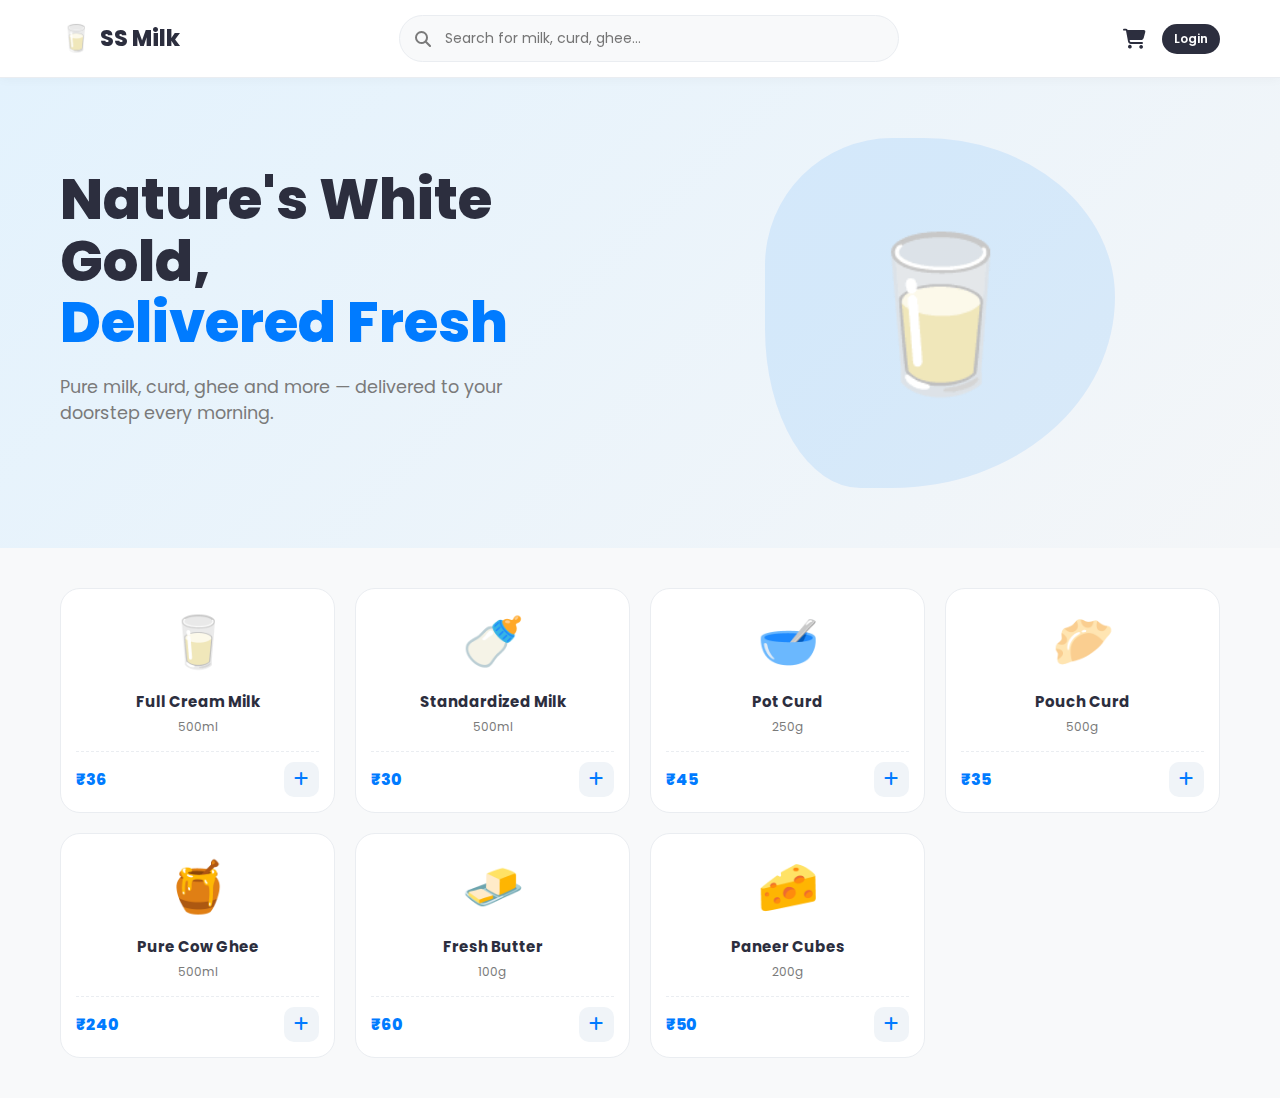
<file: index.html>
<!DOCTYPE html>
<html lang="en">
<head>
  <meta charset="UTF-8">
  <meta name="viewport" content="width=device-width, initial-scale=1.0">
  <title>SS Milk – Fresh Dairy Delivered</title>
  <link rel="stylesheet" href="https://cdnjs.cloudflare.com/ajax/libs/font-awesome/6.4.0/css/all.min.css">
  
  <style>
    @import url('https://fonts.googleapis.com/css2?family=Poppins:wght@300;400;500;600;700;800&display=swap');

    :root {
      --primary: #007bff; --primary-dark: #0056b3; --green: #0FBA81; --danger: #dc3545;
      --bg-color: #f8f9fa; --text-main: #2c2e3e; --muted: #7a7a7a; --border: #eaedf1; --white: #ffffff;
      --shadow-sm: 0 2px 10px rgba(0,0,0,0.03); --shadow-md: 0 4px 15px rgba(0,0,0,0.05);
    }

    * { margin: 0; padding: 0; box-sizing: border-box; font-family: 'Poppins', sans-serif; }
    body { background: var(--bg-color); color: var(--text-main); overflow-x: hidden; }
    .container { max-width: 1200px; margin: 0 auto; padding: 0 20px; }
    .hidden { display: none !important; }
    a { text-decoration: none; color: inherit; }

    /* Buttons */
    .btn { padding: 10px 20px; border-radius: 50px; font-weight: 600; cursor: pointer; border: none; transition: 0.2s; display: inline-flex; align-items: center; gap: 8px; }
    .btn-primary { background: var(--primary); color: var(--white); box-shadow: 0 4px 10px rgba(0,123,255,0.3); }
    .btn-primary:hover { background: var(--primary-dark); transform: translateY(-2px); }
    .btn-outline { background: transparent; border: 2px solid var(--primary); color: var(--primary); }
    .btn-dark { background: var(--text-main); color: var(--white); }
    .btn-sm { padding: 6px 12px; font-size: 12px; }

    /* Navbar */
    .navbar { background: var(--white); position: sticky; top: 0; z-index: 1001; padding: 15px 0; border-bottom: 1px solid var(--border); box-shadow: var(--shadow-sm);}
    .nav-flex { display: flex; justify-content: space-between; align-items: center; gap: 15px; flex-wrap: wrap; }
    
    .logo { display: flex; align-items: center; gap: 8px; font-size: 22px; font-weight: 800; color: var(--text-main); cursor: pointer; white-space: nowrap; }
    .logo-emoji { font-size: 26px; }
    
    /* Search Bar */
    .center-search-wrapper { flex: 1; display: flex; justify-content: center; min-width: 250px; max-width: 500px; margin: 0 auto; }
    .center-search-box { width: 100%; position: relative; display: flex; align-items: center; }
    .center-search-input { width: 100%; padding: 12px 20px 12px 45px; border-radius: 50px; border: 1px solid var(--border); background: #f8f9fa; font-size: 14px; outline: none; transition: 0.3s; font-family: inherit; }
    .center-search-input:focus { border-color: var(--primary); background: white; box-shadow: 0 4px 15px rgba(0,123,255,0.1); }
    .center-search-icon { position: absolute; left: 16px; color: var(--muted); font-size: 16px; }

    .nav-icons { display: flex; align-items: center; gap: 10px; white-space: nowrap; }
    .nav-icon-btn { background: none; border: none; font-size: 20px; color: var(--text-main); cursor: pointer; position: relative; width: 35px; height: 35px; border-radius: 50%; display: flex; align-items: center; justify-content: center; transition: 0.2s; }
    .nav-badge { position: absolute; top: -2px; right: -2px; background: var(--danger); color: white; font-size: 10px; font-weight: bold; width: 16px; height: 16px; display: flex; align-items: center; justify-content: center; border-radius: 50%; }

    /* Hamburger & Sidebar */
    .hamburger-btn { display: none; background: none; border: none; font-size: 22px; color: var(--text-main); cursor: pointer; padding: 5px; }
    .sidebar-overlay { position: fixed; top: 0; left: 0; width: 100%; height: 100%; background: rgba(0,0,0,0.5); z-index: 1005; opacity: 0; pointer-events: none; transition: 0.3s; }
    .sidebar-overlay.show { opacity: 1; pointer-events: auto; }
    .side-drawer { position: fixed; top: 0; left: -280px; width: 260px; height: 100%; background: white; z-index: 1006; box-shadow: 2px 0 15px rgba(0,0,0,0.1); transition: 0.3s ease; display: flex; flex-direction: column; }
    .side-drawer.show { left: 0; }
    .drawer-header { padding: 20px; display: flex; justify-content: space-between; align-items: center; border-bottom: 1px solid var(--border); background: #fafafa; }
    .drawer-links { flex: 1; overflow-y: auto; padding: 20px 0; }
    .drawer-link { display: flex; align-items: center; gap: 15px; padding: 15px 20px; color: var(--text-main); font-weight: 600; font-size: 15px; border-bottom: 1px solid #f0f0f0; transition: 0.2s; }
    .drawer-link i { color: var(--primary); width: 20px; text-align: center; }
    .drawer-link:hover { background: #f0f4f8; padding-left: 25px; }

    /* Profile Dropdown */
    .profile-dropdown { position: relative; }
    .profile-avatar-btn { background: #f0f4f8; border: none; padding: 5px 12px 5px 5px; border-radius: 50px; display: flex; align-items: center; gap: 8px; cursor: pointer; transition: 0.2s; }
    .avatar-circle { width: 28px; height: 28px; background: var(--primary); color: white; border-radius: 50%; display: flex; align-items: center; justify-content: center; font-weight: bold; font-size: 13px; }
    .user-display { font-weight: 600; font-size: 13px; color: var(--text-main); }
    .dropdown-menu { position: absolute; top: calc(100% + 10px); right: 0; background: white; box-shadow: var(--shadow-md); border-radius: 12px; width: 200px; padding: 10px; opacity: 0; visibility: hidden; transform: translateY(10px); transition: 0.2s; border: 1px solid var(--border); }
    .dropdown-menu.show { opacity: 1; visibility: visible; transform: translateY(0); }
    .dropdown-item { display: flex; align-items: center; gap: 10px; padding: 10px 15px; border-radius: 8px; font-size: 14px; font-weight: 500; cursor: pointer; transition: 0.2s; }
    .dropdown-item:hover { background: #f0f4f8; color: var(--primary); }

    /* Hero Section */
    .hero-section { background: linear-gradient(135deg, #e3f2fd 0%, #f4f6f8 100%); padding: 60px 0; position: relative; overflow: hidden; }
    .hero-flex { display: flex; align-items: center; justify-content: space-between; gap: 40px; }
    .hero-text { flex: 1; z-index: 2; }
    .hero-title { font-size: 3.5rem; font-weight: 800; line-height: 1.1; margin-bottom: 20px; color: var(--text-main); }
    .hero-sub { font-size: 1.1rem; color: var(--muted); margin-bottom: 30px; max-width: 450px; line-height: 1.5; }
    
    .hero-visual { flex: 1; position: relative; display: flex; justify-content: center; align-items: center; height: 350px; }
    .hero-blob { position: absolute; width: 350px; height: 350px; background: var(--primary); border-radius: 40% 60% 70% 30% / 40% 50% 60% 50%; opacity: 0.1; }
    .hero-main-emoji { font-size: 150px; position: relative; z-index: 2; }

    /* Products Grid */
    .product-grid { display: grid; grid-template-columns: repeat(4, 1fr); gap: 20px; padding: 40px 20px; max-width: 1200px; margin: 0 auto;}
    .product-card { background: white; border-radius: 20px; padding: 15px; text-align: center; border: 1px solid var(--border); transition: 0.3s; display: flex; flex-direction: column; }
    .p-icon { font-size: 50px; margin-bottom: 10px; }
    .p-title { font-size: 15px; font-weight: 700; margin-bottom: 5px; }
    .p-desc { font-size: 12px; color: var(--muted); margin-bottom: 15px; }
    .p-bottom { display: flex; justify-content: space-between; align-items: center; margin-top: auto; border-top: 1px dashed var(--border); padding-top: 10px; }
    .p-price { font-size: 16px; font-weight: 800; color: var(--primary); text-align: left;}
    .p-add-btn { background: #f0f4f8; color: var(--primary); border: none; width: 35px; height: 35px; border-radius: 10px; font-size: 16px; cursor: pointer; }
    .p-qty-controls { display: flex; align-items: center; background: var(--primary); border-radius: 10px; height: 35px; }
    .p-qty-btn { background: none; border: none; color: white; width: 25px; cursor: pointer; font-weight: bold; }
    .p-qty-display { color: white; font-weight: 700; font-size: 13px; width: 25px; text-align: center; }

    /* Floating Cart */
    .float-cart-btn { position: fixed; bottom: 20px; left: 50%; transform: translateX(-50%); width: 90%; background: var(--text-main); color: white; border: none; padding: 16px; border-radius: 12px; font-size: 15px; font-weight: 700; display: flex; justify-content: space-between; align-items: center; box-shadow: 0 10px 25px rgba(0,0,0,0.2); z-index: 999; }

    /* ══════════ MOBILE FIXES (THE MAGIC) ══════════ */
    @media (max-width: 768px) {
      .hamburger-btn { display: block; }
      .nav-flex { padding-bottom: 10px; }
      
      /* Forces search bar to drop to its own line, fixing Image 1 overlap */
      .center-search-wrapper { order: 3; width: 100%; max-width: 100%; margin-top: 5px; flex-basis: 100%; }
      .center-search-input { padding: 10px 15px 10px 40px; font-size: 13px; }
      
      /* Fixes Hero text sizing from Image 3 */
      .hero-flex { flex-direction: column; text-align: center; padding: 20px 0; gap: 20px;}
      .hero-title { font-size: 2rem; line-height: 1.3; }
      .hero-sub { font-size: 14px; margin: 0 auto 20px; padding: 0 10px; }
      .hero-visual { height: 200px; }
      .hero-blob { width: 200px; height: 200px; }
      .hero-main-emoji { font-size: 100px; }

      /* Fixes Product cards from Image 4 */
      .product-grid { grid-template-columns: repeat(2, 1fr); gap: 10px; padding: 20px 10px;}
      .product-card { padding: 10px; }
      .p-icon { font-size: 40px; }
      .p-title { font-size: 13px; white-space: nowrap; overflow: hidden; text-overflow: ellipsis; }
      .p-price { font-size: 14px; }
    }
    @media (min-width: 769px) { .float-cart-btn { display: none !important; }
}


  </style>
</head>
<body>

<header class="navbar">
  <div class="container nav-flex">
    
    <div style="display: flex; align-items: center; gap: 10px;">
      <button class="hamburger-btn" onclick="toggleSidebar()"><i class="fa-solid fa-bars"></i></button>
      <div class="logo" onclick="window.location.href='index.html'">
        <span class="logo-emoji">🥛</span>
        <span class="logo-text">SS Milk</span>
      </div>
    </div>

    <div class="center-search-wrapper">
      <div class="center-search-box">
        <i class="fa-solid fa-magnifying-glass center-search-icon"></i>
        <input type="text" id="main-search" class="center-search-input" placeholder="Search for milk, curd, ghee..." oninput="filterProducts()">
      </div>
    </div>

    <div class="nav-icons">
      <button class="nav-icon-btn" onclick="window.location.href='add_cart_page.html'">
        <i class="fa-solid fa-cart-shopping"></i>
        <span class="nav-badge hidden" id="nav-cart-badge">0</span>
      </button>

      <button class="btn btn-dark btn-sm" id="btn-login" onclick="window.location.href='user_authentication.html'">Login</button>

      <div class="profile-dropdown hidden" id="profile-dropdown">
        <button class="profile-avatar-btn" onclick="toggleProfileMenu()">
          <div class="avatar-circle">U</div>
          <span class="user-display hide-mobile" id="display-name">User</span>
        </button>
        <div class="dropdown-menu" id="dropdown-menu">
          <a href="profile.html" class="dropdown-item"><i class="fa-solid fa-user"></i> My Profile</a>
          <a href="profile.html#orders" class="dropdown-item"><i class="fa-solid fa-box"></i> My Orders</a>
          <div class="dropdown-divider"></div>
          <a class="dropdown-item text-danger" onclick="logout()"><i class="fa-solid fa-right-from-bracket"></i> Logout</a>
        </div>
      </div>
    </div>

  </div>
</header>

<div class="sidebar-overlay" id="sidebar-overlay" onclick="toggleSidebar()"></div>
<div class="side-drawer" id="side-drawer">
  <div class="drawer-header">
    <div class="logo"><span class="logo-emoji">🥛</span> Menu</div>
    <button class="nav-icon-btn" onclick="toggleSidebar()"><i class="fa-solid fa-xmark"></i></button>
  </div>
  <div class="drawer-links">
    <a href="index.html" class="drawer-link"><i class="fa-solid fa-house"></i> Home</a>
    <a href="add_cart_page.html" class="drawer-link"><i class="fa-solid fa-cart-shopping"></i> My Cart</a>
    <a href="profile.html" class="drawer-link"><i class="fa-solid fa-user"></i> My Profile</a>
    <a href="profile.html#orders" class="drawer-link"><i class="fa-solid fa-box"></i> Order History</a>
    <div style="height: 1px; background: #eee; margin: 15px 0;"></div>
    <div style="padding: 0 20px; font-size: 12px; color: var(--muted); font-weight: bold; margin-bottom: 10px;">CATEGORIES</div>
    <a href="#" class="drawer-link" onclick="filterCategory('Milk'); toggleSidebar()"><i class="fa-solid fa-bottle-droplet"></i> Milk</a>
    <a href="#" class="drawer-link" onclick="filterCategory('Curd'); toggleSidebar()"><i class="fa-solid fa-bowl-food"></i> Curd</a>
    <a href="#" class="drawer-link" onclick="filterCategory('Ghee'); toggleSidebar()"><i class="fa-solid fa-jar"></i> Ghee & Butter</a>
  </div>
</div>

<section class="hero-section">
  <div class="container hero-flex">
    <div class="hero-text">
      <h1 class="hero-title">Nature's White Gold,<br><span style="color:var(--primary)">Delivered Fresh</span></h1>
      <p class="hero-sub">Pure milk, curd, ghee and more — delivered to your doorstep every morning.</p>
    </div>
    <div class="hero-visual">
      <div class="hero-blob"></div>
      <div class="hero-main-emoji">🥛</div>
    </div>
  </div>
</section>

<div class="product-grid" id="product-grid"></div>

<button class="float-cart-btn hidden" id="mobile-float-cart" onclick="window.location.href='add_cart_page.html'">
  <span><i class="fa-solid fa-cart-shopping"></i> View Cart</span>
  <span id="float-total">₹0</span>
</button>

<script>
    const allProducts = [
        { id: 1, name: "Full Cream Milk", category: "Milk", icon: "🥛", price: 36, unit: "500ml" },
        { id: 2, name: "Standardized Milk", category: "Milk", icon: "🍼", price: 30, unit: "500ml" },
        { id: 3, name: "Pot Curd", category: "Curd", icon: "🥣", price: 45, unit: "250g" },
        { id: 4, name: "Pouch Curd", category: "Curd", icon: "🥟", price: 35, unit: "500g" },
        { id: 5, name: "Pure Cow Ghee", category: "Ghee", icon: "🍯", price: 240, unit: "500ml" },
        { id: 6, name: "Fresh Butter", category: "Ghee", icon: "🧈", price: 60, unit: "100g" },
        { id: 7, name: "Paneer Cubes", category: "Paneer", icon: "🧀", price: 50, unit: "200g" }
    ];

    let currentCategory = "All";
    let searchQuery = "";

    window.onload = function() {
        checkAuthStatus();
        renderProducts();
        updateCartUI();
    };

    function toggleSidebar() {
        document.getElementById('side-drawer').classList.toggle('show');
        document.getElementById('sidebar-overlay').classList.toggle('show');
    }

    function checkAuthStatus() {
        const isLoggedIn = localStorage.getItem('isLoggedIn') === 'true';
        if (isLoggedIn) {
            document.getElementById('btn-login').classList.add('hidden');
            document.getElementById('profile-dropdown').classList.remove('hidden');
        } else {
            document.getElementById('btn-login').classList.remove('hidden');
            document.getElementById('profile-dropdown').classList.add('hidden');
        }
    }

    function toggleProfileMenu() { document.getElementById('dropdown-menu').classList.toggle('show'); }
    function logout() { localStorage.removeItem('isLoggedIn'); window.location.reload(); }

    function filterCategory(category) {
        currentCategory = category;
        renderProducts();
    }

    function filterProducts() {
        searchQuery = document.getElementById('main-search').value.toLowerCase().trim();
        renderProducts();
    }

    function renderProducts() {
        const grid = document.getElementById('product-grid');
        grid.innerHTML = "";

        let filtered = allProducts.filter(p => {
            const matchesCat = currentCategory === "All" || p.category === currentCategory;
            const matchesSearch = p.name.toLowerCase().includes(searchQuery) || p.category.toLowerCase().includes(searchQuery);
            return matchesCat && matchesSearch;
        });

        let cart = JSON.parse(localStorage.getItem('myCart')) || [];

        filtered.forEach(product => {
            const cartItem = cart.find(item => item.productId === product.id);
            const qtyInCart = cartItem ? cartItem.qty : 0;

            let actionHTML = qtyInCart > 0 
                ? `<div class="p-qty-controls"><button class="p-qty-btn" onclick="updateItemQty(${product.id}, -1)">-</button><div class="p-qty-display">${qtyInCart}</div><button class="p-qty-btn" onclick="updateItemQty(${product.id}, 1)">+</button></div>`
                : `<button class="p-add-btn" onclick="addToCart(${product.id})"><i class="fa-solid fa-plus"></i></button>`;

            grid.innerHTML += `
                <div class="product-card">
                    <div class="p-icon">${product.icon}</div>
                    <div class="p-title">${product.name}</div>
                    <div class="p-desc">${product.unit}</div>
                    <div class="p-bottom">
                        <div class="p-price">₹${product.price}</div>
                        ${actionHTML}
                    </div>
                </div>`;
        });
    }

    function addToCart(productId) {
        if (localStorage.getItem('isLoggedIn') !== 'true') return window.location.href = "user_authentication.html";
        const product = allProducts.find(p => p.id === productId);
        let cart = JSON.parse(localStorage.getItem('myCart')) || [];
        cart.push({ id: Date.now(), productId: product.id, name: product.name, icon: product.icon, price: product.price, size: product.unit, qty: 1 });
        localStorage.setItem('myCart', JSON.stringify(cart));
        renderProducts(); updateCartUI();
    }

    function updateItemQty(productId, change) {
        let cart = JSON.parse(localStorage.getItem('myCart')) || [];
        const index = cart.findIndex(item => item.productId === productId);
        if (index !== -1) {
            cart[index].qty += change;
            if (cart[index].qty <= 0) cart.splice(index, 1);
            localStorage.setItem('myCart', JSON.stringify(cart));
            renderProducts(); updateCartUI();
        }
    }

    function updateCartUI() {
        let cart = JSON.parse(localStorage.getItem('myCart')) || [];
        let totalItems = cart.reduce((sum, item) => sum + item.qty, 0);
        let totalPrice = cart.reduce((sum, item) => sum + (item.price * item.qty), 0);

        const navBadge = document.getElementById('nav-cart-badge');
        if (totalItems > 0) { navBadge.innerText = totalItems; navBadge.classList.remove('hidden'); } 
        else navBadge.classList.add('hidden');

        const floatCart = document.getElementById('mobile-float-cart');
        if (totalItems > 0 && window.innerWidth <= 768) { floatCart.classList.remove('hidden'); document.getElementById('float-total').innerText = `₹${totalPrice}`; } 
        else floatCart.classList.add('hidden');
    }
</script>
</body>
</html>
</file>
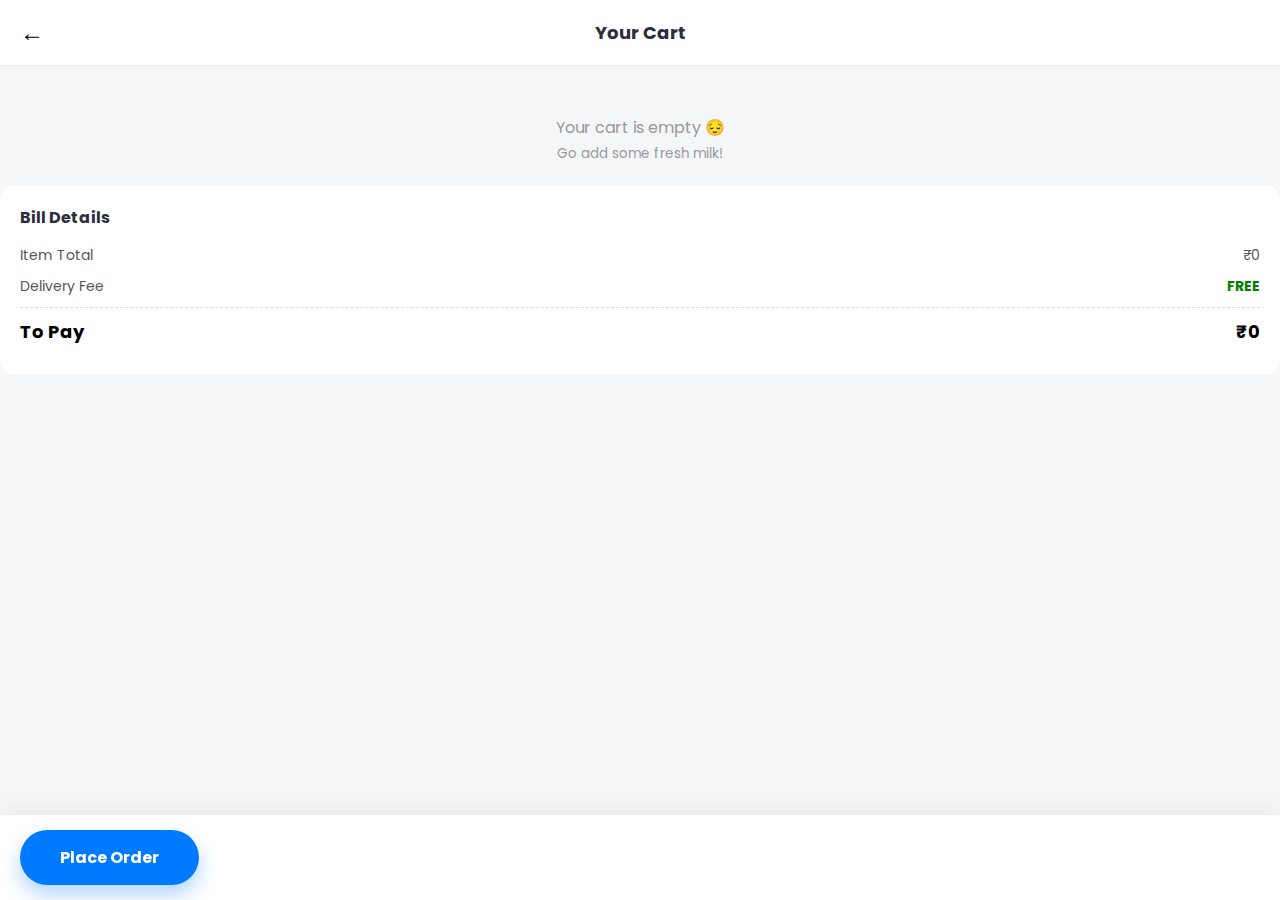
<file: add_cart_page.html>
<!DOCTYPE html>
<html lang="en">
<head>
    <meta charset="UTF-8">
    <meta name="viewport" content="width=device-width, initial-scale=1.0">
    <title>My Cart - SS Milk</title>
    <link rel="stylesheet" href="style.css">
    <link rel="stylesheet" href="cart-style.css">
</head>
<body>

    <div class="cart-header">
        <button class="back-btn" onclick="window.location.href='index.html'">←</button>
        <h2>Your Cart</h2>
        <div style="width: 24px;"></div> </div>

    <div class="container cart-container" id="cart-items">
        <p class="empty-msg">Your cart is empty 😔</p>
    </div>

    <div class="bill-section hidden" id="bill-details">
        <h3>Bill Details</h3>
        <div class="bill-row">
            <span>Item Total</span>
            <span>₹<span id="item-total">0</span></span>
        </div>
        <div class="bill-row">
            <span>Delivery Fee</span>
            <span class="free-tag">FREE</span>
        </div>
        <div class="divider"></div>
        <div class="bill-row total">
            <span>To Pay</span>
            <span>₹<span id="grand-total">0</span></span>
        </div>
    </div>

    <div class="bottom-bar hidden" id="bottom-bar">
        <button class="btn-primary full-width" onclick="placeOrder()">Place Order</button>
    </div>

    <script src="cart-script.js"></script>
</body>
</html>
</file>
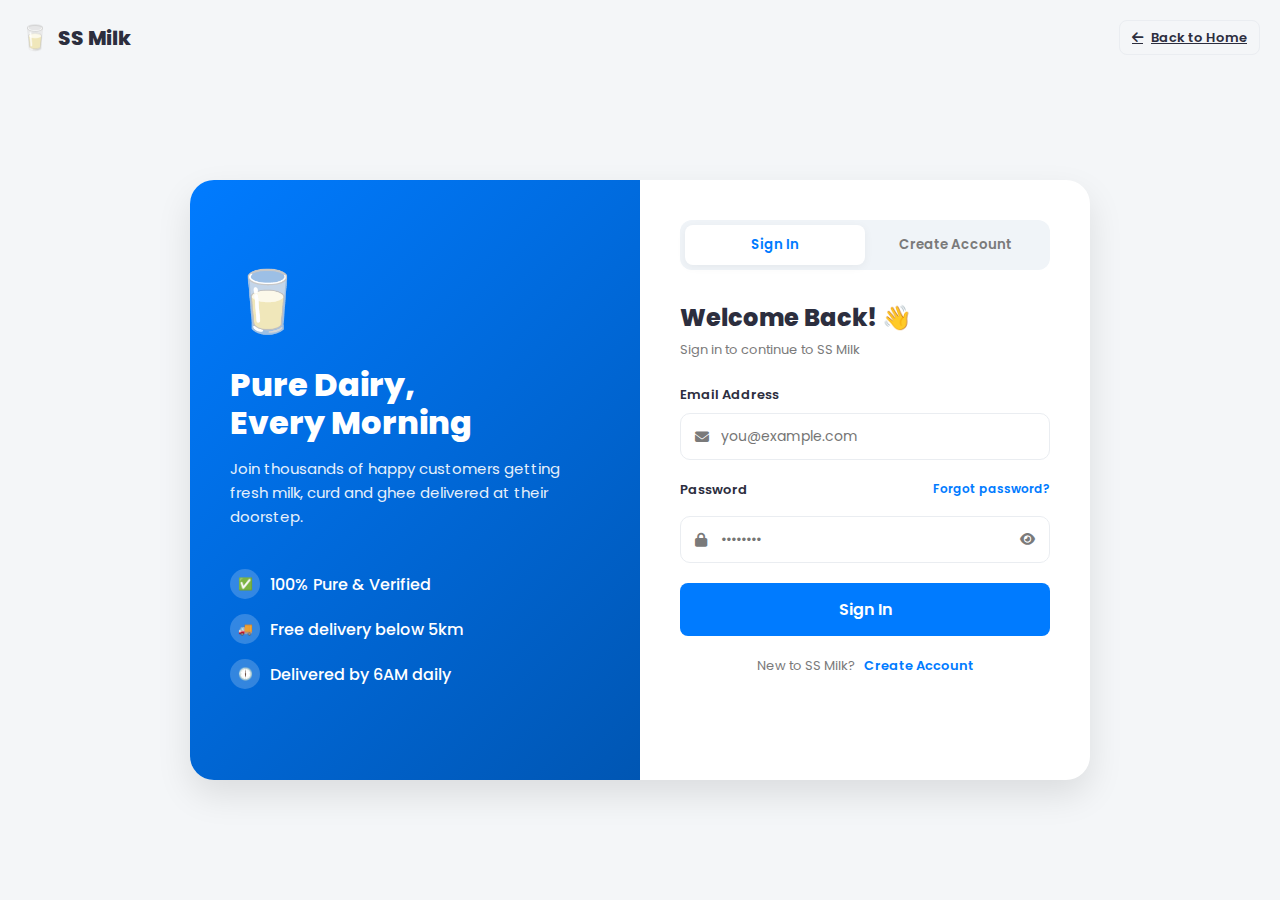
<file: admin.html>
<!DOCTYPE html>
<html lang="en">
<head>
<meta charset="UTF-8" />
<meta name="viewport" content="width=device-width, initial-scale=1.0"/>
<title>SS Milk — Admin Dashboard</title>
<link href="https://fonts.googleapis.com/css2?family=Outfit:wght@300;400;500;600;700;800&family=DM+Mono:wght@400;500&display=swap" rel="stylesheet"/>
<style>
  :root {
    --blue: #1C6BFF;
    --blue-dark: #1254CC;
    --blue-light: #E8F0FF;
    --sky: #DAEEFF;
    --bg: #F0F4FA;
    --white: #FFFFFF;
    --sidebar-bg: #0A1628;
    --sidebar-active: #1C6BFF;
    --sidebar-hover: #162035;
    --text: #1A2438;
    --text-muted: #6B7A99;
    --border: #E2E8F5;
    --green: #0FBA81;
    --green-bg: #E6FAF4;
    --red: #F0484A;
    --red-bg: #FEF0F0;
    --orange: #FF8C00;
    --orange-bg: #FFF4E0;
    --card-shadow: 0 2px 16px rgba(28,107,255,0.08);
    --radius: 14px;
  }

  * { margin: 0; padding: 0; box-sizing: border-box; }

  body {
    font-family: 'Outfit', sans-serif;
    background: var(--bg);
    color: var(--text);
    display: flex;
    min-height: 100vh;
  }

  /* ── SIDEBAR ── */
  .sidebar {
    width: 240px;
    min-height: 100vh;
    background: var(--sidebar-bg);
    display: flex;
    flex-direction: column;
    position: fixed;
    top: 0; left: 0; bottom: 0;
    z-index: 100;
    transition: width .25s;
  }

  .sidebar-logo {
    display: flex;
    align-items: center;
    gap: 10px;
    padding: 22px 20px 18px;
    border-bottom: 1px solid rgba(255,255,255,0.07);
  }

  .logo-circle {
    width: 40px; height: 40px;
    border-radius: 50%;
    background: var(--blue);
    display: flex; align-items: center; justify-content: center;
    font-size: 18px;
    flex-shrink: 0;
  }

  .logo-text { color: #fff; font-weight: 700; font-size: 17px; line-height: 1.2; }
  .logo-sub  { color: rgba(255,255,255,0.45); font-size: 10px; font-weight: 400; letter-spacing: .5px; }

  .sidebar-nav { padding: 16px 12px; flex: 1; display: flex; flex-direction: column; gap: 2px; overflow-y: auto; }

  .nav-section-label {
    color: rgba(255,255,255,0.28);
    font-size: 10px;
    font-weight: 600;
    letter-spacing: 1.2px;
    text-transform: uppercase;
    padding: 12px 8px 6px;
  }

  .nav-item {
    display: flex;
    align-items: center;
    gap: 11px;
    padding: 10px 12px;
    border-radius: 9px;
    color: rgba(255,255,255,0.55);
    font-size: 14px;
    font-weight: 500;
    cursor: pointer;
    transition: background .15s, color .15s;
    text-decoration: none;
    position: relative;
  }

  .nav-item:hover { background: var(--sidebar-hover); color: #fff; }
  .nav-item.active { background: var(--blue); color: #fff; }
  .nav-item.active .nav-icon { opacity: 1; }

  .nav-icon { font-size: 16px; opacity: .7; flex-shrink: 0; }

  .nav-badge {
    margin-left: auto;
    background: var(--red);
    color: #fff;
    font-size: 10px;
    font-weight: 700;
    padding: 2px 6px;
    border-radius: 20px;
  }

  .sidebar-footer {
    padding: 14px 12px;
    border-top: 1px solid rgba(255,255,255,0.07);
  }

  .admin-profile {
    display: flex; align-items: center; gap: 10px;
    padding: 8px 10px; border-radius: 9px;
    cursor: pointer; transition: background .15s;
  }
  .admin-profile:hover { background: var(--sidebar-hover); }

  .avatar {
    width: 34px; height: 34px; border-radius: 50%;
    background: var(--blue);
    display: flex; align-items: center; justify-content: center;
    font-size: 13px; font-weight: 700; color: #fff;
    flex-shrink: 0;
  }

  .admin-info { flex: 1; overflow: hidden; }
  .admin-name  { color: #fff; font-size: 13px; font-weight: 600; }
  .admin-role  { color: rgba(255,255,255,0.4); font-size: 11px; }

  /* ── MAIN ── */
  .main {
    margin-left: 240px;
    flex: 1;
    display: flex;
    flex-direction: column;
    min-height: 100vh;
  }

  /* ── TOPBAR ── */
  .topbar {
    background: var(--white);
    padding: 0 28px;
    height: 64px;
    display: flex;
    align-items: center;
    justify-content: space-between;
    border-bottom: 1px solid var(--border);
    position: sticky; top: 0; z-index: 50;
  }

  .topbar-left { display: flex; align-items: center; gap: 14px; }
  .topbar-title { font-size: 18px; font-weight: 700; }
  .topbar-sub   { font-size: 13px; color: var(--text-muted); font-weight: 400; }

  .search-box {
    display: flex; align-items: center; gap: 8px;
    background: var(--bg); border: 1.5px solid var(--border);
    border-radius: 10px; padding: 7px 14px;
    width: 240px; transition: border .15s;
  }
  .search-box:focus-within { border-color: var(--blue); }
  .search-box input { border: none; background: none; outline: none; font-family: inherit; font-size: 13.5px; color: var(--text); width: 100%; }
  .search-box span { color: var(--text-muted); font-size: 15px; }

  .topbar-right { display: flex; align-items: center; gap: 14px; }

  .icon-btn {
    width: 38px; height: 38px; border-radius: 10px;
    background: var(--bg); border: 1.5px solid var(--border);
    display: flex; align-items: center; justify-content: center;
    font-size: 17px; cursor: pointer; position: relative;
    transition: background .15s;
  }
  .icon-btn:hover { background: var(--blue-light); border-color: var(--blue); }

  .notif-dot {
    position: absolute; top: 6px; right: 7px;
    width: 8px; height: 8px; border-radius: 50%;
    background: var(--red); border: 2px solid #fff;
  }

  .date-pill {
    background: var(--blue-light); color: var(--blue);
    font-size: 12px; font-weight: 600; padding: 5px 12px;
    border-radius: 20px;
  }

  /* ── CONTENT ── */
  .content { padding: 28px; display: flex; flex-direction: column; gap: 24px; }

  /* ── STAT CARDS ── */
  .stats-grid {
    display: grid;
    grid-template-columns: repeat(4, 1fr);
    gap: 18px;
  }

  .stat-card {
    background: var(--white);
    border-radius: var(--radius);
    padding: 22px 22px 18px;
    box-shadow: var(--card-shadow);
    border: 1.5px solid var(--border);
    position: relative;
    overflow: hidden;
    animation: fadeUp .4s ease both;
  }

  .stat-card::before {
    content: '';
    position: absolute;
    top: 0; right: 0;
    width: 80px; height: 80px;
    border-radius: 0 0 0 80px;
    opacity: .08;
  }

  .stat-card.blue::before   { background: var(--blue); }
  .stat-card.green::before  { background: var(--green); }
  .stat-card.orange::before { background: var(--orange); }
  .stat-card.red::before    { background: var(--red); }

  .stat-card:nth-child(1) { animation-delay: .05s; }
  .stat-card:nth-child(2) { animation-delay: .10s; }
  .stat-card:nth-child(3) { animation-delay: .15s; }
  .stat-card:nth-child(4) { animation-delay: .20s; }

  .stat-icon {
    width: 42px; height: 42px; border-radius: 11px;
    display: flex; align-items: center; justify-content: center;
    font-size: 20px; margin-bottom: 14px;
  }

  .stat-card.blue   .stat-icon { background: var(--blue-light);   color: var(--blue); }
  .stat-card.green  .stat-icon { background: var(--green-bg);  color: var(--green); }
  .stat-card.orange .stat-icon { background: var(--orange-bg); color: var(--orange); }
  .stat-card.red    .stat-icon { background: var(--red-bg);    color: var(--red); }

  .stat-value { font-size: 28px; font-weight: 800; line-height: 1; }
  .stat-label { font-size: 13px; color: var(--text-muted); margin-top: 4px; font-weight: 500; }

  .stat-trend {
    display: flex; align-items: center; gap: 4px;
    margin-top: 12px; font-size: 12.5px; font-weight: 600;
  }
  .trend-up   { color: var(--green); }
  .trend-down { color: var(--red); }

  /* ── TWO-COL ROW ── */
  .two-col { display: grid; grid-template-columns: 1fr 1fr; gap: 18px; }
  .three-col { display: grid; grid-template-columns: 2fr 1fr; gap: 18px; }

  /* ── CARD ── */
  .card {
    background: var(--white);
    border-radius: var(--radius);
    border: 1.5px solid var(--border);
    box-shadow: var(--card-shadow);
    overflow: hidden;
    animation: fadeUp .5s ease both;
  }

  .card-header {
    display: flex; align-items: center; justify-content: space-between;
    padding: 18px 22px 14px;
    border-bottom: 1.5px solid var(--border);
  }

  .card-title { font-size: 15px; font-weight: 700; }
  .card-sub   { font-size: 12.5px; color: var(--text-muted); margin-top: 2px; }

  .btn {
    padding: 7px 16px; border-radius: 8px;
    font-family: inherit; font-size: 13px; font-weight: 600;
    cursor: pointer; border: none; transition: all .15s;
  }

  .btn-primary { background: var(--blue); color: #fff; }
  .btn-primary:hover { background: var(--blue-dark); }

  .btn-outline {
    background: transparent; color: var(--blue);
    border: 1.5px solid var(--blue);
  }
  .btn-outline:hover { background: var(--blue-light); }

  .btn-ghost {
    background: var(--bg); color: var(--text-muted);
    border: 1.5px solid var(--border);
  }
  .btn-ghost:hover { color: var(--text); }

  /* ── TABLE ── */
  .table-wrap { overflow-x: auto; }

  table { width: 100%; border-collapse: collapse; }
  thead th {
    padding: 11px 20px;
    text-align: left;
    font-size: 11.5px;
    font-weight: 700;
    color: var(--text-muted);
    text-transform: uppercase;
    letter-spacing: .6px;
    background: var(--bg);
    border-bottom: 1.5px solid var(--border);
  }

  tbody tr { border-bottom: 1px solid var(--border); transition: background .12s; }
  tbody tr:last-child { border-bottom: none; }
  tbody tr:hover { background: var(--blue-light); }

  td { padding: 13px 20px; font-size: 13.5px; vertical-align: middle; }

  .td-name { font-weight: 600; }
  .td-sub  { font-size: 12px; color: var(--text-muted); }

  .badge {
    display: inline-flex; align-items: center;
    padding: 3px 10px; border-radius: 20px;
    font-size: 11.5px; font-weight: 600;
  }

  .badge-green  { background: var(--green-bg);  color: var(--green); }
  .badge-red    { background: var(--red-bg);    color: var(--red); }
  .badge-orange { background: var(--orange-bg); color: var(--orange); }
  .badge-blue   { background: var(--blue-light); color: var(--blue); }

  .action-row { display: flex; gap: 6px; }

  .act-btn {
    width: 30px; height: 30px; border-radius: 7px;
    border: 1.5px solid var(--border);
    background: var(--white);
    display: flex; align-items: center; justify-content: center;
    font-size: 14px; cursor: pointer; transition: all .12s;
  }
  .act-btn:hover { border-color: var(--blue); background: var(--blue-light); }

  /* ── MINI CHART ── */
  .chart-area { padding: 20px 22px; }

  .chart-bars {
    display: flex; align-items: flex-end; gap: 8px;
    height: 100px;
  }

  .bar-col { display: flex; flex-direction: column; align-items: center; gap: 4px; flex: 1; }

  .bar {
    width: 100%;
    border-radius: 5px 5px 0 0;
    transition: opacity .15s;
    cursor: pointer;
  }
  .bar:hover { opacity: .75; }

  .bar-label { font-size: 10px; color: var(--text-muted); font-weight: 500; }

  /* ── ORDERS SUMMARY DONUT-LIKE ── */
  .donut-wrap {
    display: flex; align-items: center; justify-content: center;
    padding: 20px 22px;
    gap: 28px;
  }

  .donut-svg { flex-shrink: 0; }

  .donut-legend { display: flex; flex-direction: column; gap: 10px; }

  .legend-item { display: flex; align-items: center; gap: 8px; }
  .legend-dot  { width: 10px; height: 10px; border-radius: 50%; flex-shrink: 0; }
  .legend-text { font-size: 13px; font-weight: 500; }
  .legend-val  { font-size: 13px; font-weight: 700; color: var(--text); }

  /* ── ACTIVITY FEED ── */
  .feed { padding: 6px 0; }

  .feed-item {
    display: flex; gap: 13px;
    padding: 12px 22px;
    border-bottom: 1px solid var(--border);
    align-items: flex-start;
  }
  .feed-item:last-child { border-bottom: none; }

  .feed-icon {
    width: 36px; height: 36px; border-radius: 10px;
    display: flex; align-items: center; justify-content: center;
    font-size: 16px; flex-shrink: 0;
    margin-top: 2px;
  }

  .feed-body { flex: 1; }
  .feed-title { font-size: 13.5px; font-weight: 600; }
  .feed-desc  { font-size: 12.5px; color: var(--text-muted); margin-top: 2px; }
  .feed-time  { font-size: 11.5px; color: var(--text-muted); margin-top: 1px; font-family: 'DM Mono', monospace; }

  /* ── PRODUCT STOCK ── */
  .stock-list { padding: 6px 0; }

  .stock-item {
    display: flex; align-items: center; gap: 12px;
    padding: 12px 22px;
    border-bottom: 1px solid var(--border);
  }
  .stock-item:last-child { border-bottom: none; }

  .stock-icon {
    width: 38px; height: 38px; border-radius: 10px;
    display: flex; align-items: center; justify-content: center;
    font-size: 18px; flex-shrink: 0;
  }

  .stock-info { flex: 1; }
  .stock-name { font-size: 13.5px; font-weight: 600; }
  .stock-qty  { font-size: 12px; color: var(--text-muted); }

  .stock-bar-wrap {
    flex: 1;
    height: 6px; background: var(--border); border-radius: 10px;
    overflow: hidden;
  }
  .stock-bar { height: 100%; border-radius: 10px; }

  /* ── QUICK ACTIONS ── */
  .quick-grid {
    display: grid; grid-template-columns: 1fr 1fr;
    gap: 10px; padding: 16px 22px;
  }

  .quick-btn {
    display: flex; flex-direction: column; align-items: center; justify-content: center;
    gap: 7px; padding: 16px 10px;
    border-radius: 11px; border: 1.5px solid var(--border);
    background: var(--bg); cursor: pointer;
    transition: all .15s; font-family: inherit;
    text-align: center;
  }
  .quick-btn:hover { border-color: var(--blue); background: var(--blue-light); }
  .quick-btn span.qi { font-size: 22px; }
  .quick-btn span.ql { font-size: 12px; font-weight: 600; color: var(--text); line-height: 1.2; }

  /* ── ANIMATIONS ── */
  @keyframes fadeUp {
    from { opacity: 0; transform: translateY(14px); }
    to   { opacity: 1; transform: translateY(0); }
  }

  /* ── SCROLLBAR ── */
  ::-webkit-scrollbar { width: 6px; height: 6px; }
  ::-webkit-scrollbar-track { background: transparent; }
  ::-webkit-scrollbar-thumb { background: var(--border); border-radius: 4px; }

  /* ── MOBILE RESPONSIVE ── */
  .mobile-menu-btn { display: none; background: none; border: none; font-size: 22px; color: var(--text); cursor: pointer; padding: 6px; }
  .sidebar-overlay { display: none; position: fixed; top: 0; left: 0; width: 100%; height: 100%; background: rgba(0,0,0,0.5); z-index: 99; }

  @media (max-width: 900px) {
    .sidebar { transform: translateX(-100%); transition: transform .3s ease; z-index: 200; }
    .sidebar.open { transform: translateX(0); }
    .sidebar-overlay.show { display: block; }
    .mobile-menu-btn { display: block; }
    .main { margin-left: 0; }
    .topbar { padding: 0 14px; }
    .content { padding: 14px; }
    .stats-grid { grid-template-columns: repeat(2, 1fr); gap: 10px; }
    .two-col, .three-col { grid-template-columns: 1fr; }
    .table-wrap { overflow-x: auto; -webkit-overflow-scrolling: touch; }
    .table-wrap table { min-width: 600px; }
    .search-box { width: 160px; }
    .card-header { flex-wrap: wrap; gap: 8px; }
    /* Settings grid */
    #section-settings > div:first-child { grid-template-columns: 1fr !important; }
  }

  @media (max-width: 480px) {
    .stats-grid { grid-template-columns: 1fr; }
    .stat-value { font-size: 22px; }
    .topbar-title { font-size: 15px; }
    .search-box { display: none; }
    .date-pill { display: none; }
  }
</style>
</head>
<body>

<aside class="sidebar">
  <div class="sidebar-logo">
    <div class="logo-circle">🐄</div>
    <div>
      <div class="logo-text">SS Milk</div>
      <div class="logo-sub">ADMIN PANEL</div>
    </div>
  </div>

  <nav class="sidebar-nav">
    <div class="nav-section-label">Overview</div>
    <a class="nav-item active" id="nav-dashboard" onclick="showSection('dashboard')" href="#">
      <span class="nav-icon"><i class="fa fa-house"></i></span> Dashboard
    </a>
    <a class="nav-item" id="nav-analytics" onclick="showSection('analytics')" href="#">
      <span class="nav-icon"><i class="fa fa-chart-line"></i></span> Analytics
    </a>

    <div class="nav-section-label">Management</div>
    <a class="nav-item" id="nav-products" onclick="showSection('products')" href="#">
      <span class="nav-icon"><i class="fa fa-box"></i></span> Products
    </a>
    <a class="nav-item" id="nav-orders" onclick="showSection('orders')" href="#">
      <span class="nav-icon"><i class="fa fa-cart-shopping"></i></span> Orders
      <span class="nav-badge" id="sidebar-order-badge" style="display:none">0</span>
    </a>
    <a class="nav-item" id="nav-members" onclick="showSection('members')" href="#">
      <span class="nav-icon"><i class="fa fa-users"></i></span> Members
    </a>
    <a class="nav-item" id="nav-deliveries" onclick="showSection('deliveries')" href="#">
      <span class="nav-icon"><i class="fa fa-truck"></i></span> Deliveries
      <span class="nav-badge" id="sidebar-delivery-badge" style="display:none">0</span>
    </a>
    <a class="nav-item" id="nav-billing" onclick="showSection('billing')" href="#">
      <span class="nav-icon"><i class="fa fa-file-invoice-dollar"></i></span> Billing
    </a>

    <div class="nav-section-label">Config</div>
    <a class="nav-item" id="nav-offers" onclick="showSection('offers')" href="#">
      <span class="nav-icon"><i class="fa fa-tag"></i></span> Offers &amp; Coupons
    </a>
    <a class="nav-item" id="nav-settings" onclick="showSection('settings')" href="#">
      <span class="nav-icon"><i class="fa fa-gear"></i></span> Settings
    </a>
    <a class="nav-item" id="nav-notifications" onclick="showSection('notifications')" href="#">
      <span class="nav-icon"><i class="fa fa-bell"></i></span> Notifications
    </a>
  </nav>

  <div class="sidebar-footer">
    <div class="admin-profile">
      <div class="avatar" id="sidebar-avatar">A</div>
      <div class="admin-info">
        <div class="admin-name" id="sidebar-name">Admin</div>
        <div class="admin-role" id="sidebar-email">admin@ssmilk.com</div>
      </div>
      <span style="color:rgba(255,255,255,.4);font-size:16px;cursor:pointer" onclick="Auth.logout()">&#x2715;</span>
    </div>
  </div>
</aside>
<div class="sidebar-overlay" id="sidebar-overlay" onclick="toggleAdminSidebar()"></div>

<main class="main">
  <header class="topbar">
    <div class="topbar-left">
      <button class="mobile-menu-btn" onclick="toggleAdminSidebar()"><i class="fa fa-bars"></i></button>
      <div>
        <div class="topbar-title" id="topbar-title">Dashboard</div>
        <div class="topbar-sub">Welcome back, Admin 👋</div>
      </div>
    </div>
    <div style="display:flex;align-items:center;gap:14px;">
      <div class="search-box">
        <span><i class="fa fa-magnifying-glass"></i></span>
        <input type="text" id="global-search" placeholder="Search orders, members…" oninput="handleGlobalSearch(this.value)"/>
      </div>
      <div class="date-pill" id="todayDate"></div>
      <div class="icon-btn" onclick="showSection('notifications')" title="Notifications">
        <i class="fa fa-bell"></i>
        <span class="notif-dot" id="notif-dot" style="display:none"></span>
      </div>
      <div class="icon-btn" onclick="showSection('settings')" title="Settings">
        <i class="fa fa-gear"></i>
      </div>
    </div>
  </header>

  <div class="content">

    <!-- ═══════════ SECTION: DASHBOARD ═══════════ -->
    <div id="section-dashboard">
      <div class="stats-grid">
        <div class="stat-card blue">
          <div class="stat-icon"><i class="fa fa-cart-shopping"></i></div>
          <div class="stat-value" id="stat-orders">0</div>
          <div class="stat-label">Total Orders</div>
          <div class="stat-trend trend-up">↑ All time</div>
        </div>
        <div class="stat-card green">
          <div class="stat-icon"><i class="fa fa-indian-rupee-sign"></i></div>
          <div class="stat-value" id="stat-revenue">₹0</div>
          <div class="stat-label">Total Revenue</div>
          <div class="stat-trend trend-up">↑ All time</div>
        </div>
        <div class="stat-card orange">
          <div class="stat-icon"><i class="fa fa-users"></i></div>
          <div class="stat-value" id="stat-members">0</div>
          <div class="stat-label">Registered Members</div>
          <div class="stat-trend trend-up">↑ Growing</div>
        </div>
        <div class="stat-card red">
          <div class="stat-icon"><i class="fa fa-truck"></i></div>
          <div class="stat-value" id="stat-deliveries">0</div>
          <div class="stat-label">Pending Deliveries</div>
          <div class="stat-trend trend-down">Live tracking</div>
        </div>
      </div>

      <div class="two-col">
        <div class="card">
          <div class="card-header">
            <div><div class="card-title">Weekly Revenue</div><div class="card-sub">Last 7 days</div></div>
            <button class="btn btn-ghost" style="font-size:12px" onclick="showSection('analytics')">View Full Report</button>
          </div>
          <div class="chart-area"><div class="chart-bars" id="revenueChart"></div></div>
        </div>
        <div class="card">
          <div class="card-header"><div><div class="card-title">Order Status</div><div class="card-sub">Breakdown</div></div></div>
          <div class="donut-wrap">
            <svg class="donut-svg" width="110" height="110" viewBox="0 0 110 110">
              <circle cx="55" cy="55" r="40" fill="none" stroke="#E2E8F5" stroke-width="16"/>
              <circle cx="55" cy="55" r="40" fill="none" stroke="#0FBA81" stroke-width="16"
                stroke-dasharray="163.4 251.3" stroke-dashoffset="0" stroke-linecap="round"
                style="transform:rotate(-90deg);transform-origin:55px 55px"/>
              <circle cx="55" cy="55" r="40" fill="none" stroke="#FF8C00" stroke-width="16"
                stroke-dasharray="50.3 251.3" stroke-dashoffset="-163.4" stroke-linecap="round"
                style="transform:rotate(-90deg);transform-origin:55px 55px"/>
              <circle cx="55" cy="55" r="40" fill="none" stroke="#F0484A" stroke-width="16"
                stroke-dasharray="37.7 251.3" stroke-dashoffset="-213.7" stroke-linecap="round"
                style="transform:rotate(-90deg);transform-origin:55px 55px"/>
              <text x="55" y="50" text-anchor="middle" font-size="14" font-weight="800" fill="#1A2438" id="donut-total">0</text>
              <text x="55" y="64" text-anchor="middle" font-size="9" fill="#6B7A99">orders</text>
            </svg>
            <div class="donut-legend">
              <div class="legend-item"><div class="legend-dot" style="background:#0FBA81"></div><div class="legend-text" style="color:var(--text-muted)">Delivered</div><div class="legend-val" style="margin-left:auto;padding-left:16px" id="donut-delivered">0</div></div>
              <div class="legend-item"><div class="legend-dot" style="background:#FF8C00"></div><div class="legend-text" style="color:var(--text-muted)">Pending</div><div class="legend-val" style="margin-left:auto;padding-left:16px" id="donut-pending">0</div></div>
              <div class="legend-item"><div class="legend-dot" style="background:#F0484A"></div><div class="legend-text" style="color:var(--text-muted)">Cancelled</div><div class="legend-val" style="margin-left:auto;padding-left:16px" id="donut-cancelled">0</div></div>
            </div>
          </div>
        </div>
      </div>

      <div class="three-col">
        <div class="card">
          <div class="card-header">
            <div><div class="card-title">Recent Orders</div><div class="card-sub">Latest transactions</div></div>
            <button class="btn btn-primary" onclick="showSection('orders')">View All</button>
          </div>
          <div class="table-wrap">
            <table><thead><tr><th>Order ID</th><th>Customer</th><th>Amount</th><th>Status</th><th>Actions</th></tr></thead>
            <tbody id="ordersTable"></tbody></table>
          </div>
        </div>
        <div style="display:flex;flex-direction:column;gap:18px;">
          <div class="card">
            <div class="card-header"><div class="card-title">Quick Actions</div></div>
            <div class="quick-grid">
              <button class="quick-btn" onclick="showSection('products')"><span class="qi"><i class="fa fa-box"></i></span><span class="ql">Products</span></button>
              <button class="quick-btn" onclick="addNewOffer()"><span class="qi"><i class="fa fa-tag"></i></span><span class="ql">Add Offer</span></button>
              <button class="quick-btn" onclick="showSection('members')"><span class="qi"><i class="fa fa-users"></i></span><span class="ql">Members</span></button>
              <button class="quick-btn" onclick="showSection('orders')"><span class="qi"><i class="fa fa-cart-shopping"></i></span><span class="ql">Orders</span></button>
            </div>
          </div>
          <div class="card" style="flex:1">
            <div class="card-header"><div class="card-title">Stock Overview</div><button class="btn btn-ghost" style="font-size:12px" onclick="showSection('products')">Manage</button></div>
            <div class="stock-list" id="stockList"></div>
          </div>
        </div>
      </div>

      <div class="two-col">
        <div class="card">
          <div class="card-header"><div><div class="card-title">Recent Activity</div><div class="card-sub">System events</div></div></div>
          <div class="feed" id="activityFeed"></div>
        </div>
        <div class="card">
          <div class="card-header">
            <div><div class="card-title">Members</div><div class="card-sub">Recent signups</div></div>
            <button class="btn btn-outline" onclick="showSection('members')">View All</button>
          </div>
          <div class="table-wrap">
            <table><thead><tr><th>Name</th><th>Email</th><th>Role</th><th>Action</th></tr></thead>
            <tbody id="membersTableDash"></tbody></table>
          </div>
        </div>
      </div>
    </div><!-- end dashboard -->

    <!-- ═══════════ SECTION: ANALYTICS ═══════════ -->
    <div id="section-analytics" style="display:none">
      <div class="stats-grid" style="margin-bottom:24px">
        <div class="stat-card blue"><div class="stat-icon"><i class="fa fa-cart-shopping"></i></div><div class="stat-value" id="an-orders">0</div><div class="stat-label">Total Orders</div></div>
        <div class="stat-card green"><div class="stat-icon"><i class="fa fa-indian-rupee-sign"></i></div><div class="stat-value" id="an-revenue">₹0</div><div class="stat-label">Total Revenue</div></div>
        <div class="stat-card orange"><div class="stat-icon"><i class="fa fa-check-circle"></i></div><div class="stat-value" id="an-delivered">0</div><div class="stat-label">Delivered Orders</div></div>
        <div class="stat-card red"><div class="stat-icon"><i class="fa fa-xmark-circle"></i></div><div class="stat-value" id="an-cancelled">0</div><div class="stat-label">Cancelled Orders</div></div>
      </div>
      <div class="card">
        <div class="card-header"><div><div class="card-title">Revenue Chart – Last 7 Days</div><div class="card-sub">Daily revenue breakdown</div></div></div>
        <div class="chart-area" style="height:160px">
          <div class="chart-bars" id="analyticsChart" style="height:140px"></div>
        </div>
      </div>
    </div>

    <!-- ═══════════ SECTION: PRODUCTS ═══════════ -->
    <div id="section-products" style="display:none">
      <div class="card">
        <div class="card-header">
          <div><div class="card-title">Product Catalog</div><div class="card-sub">Manage all products</div></div>
          <button class="btn btn-primary" onclick="openProductModal()"><i class="fa fa-plus"></i> Add Product</button>
        </div>
        <div class="table-wrap">
          <table>
            <thead><tr><th>Image</th><th>Name</th><th>Category</th><th>Price</th><th>Unit</th><th>Stock</th><th>Payment</th><th>Status</th><th>Actions</th></tr></thead>
            <tbody id="productsTable"></tbody>
          </table>
        </div>
      </div>
    </div>

    <!-- ═══════════ SECTION: ORDERS ═══════════ -->
    <div id="section-orders" style="display:none">
      <div class="card">
        <div class="card-header">
          <div><div class="card-title">All Orders</div><div class="card-sub">Manage and update order statuses</div></div>
          <div style="display:flex;gap:8px">
            <select id="order-filter" onchange="filterOrdersTable()" style="padding:7px 12px;border-radius:8px;border:1.5px solid var(--border);font-family:inherit;font-size:13px;background:#fff">
              <option value="all">All Statuses</option>
              <option value="pending">Pending</option>
              <option value="confirmed">Confirmed</option>
              <option value="out_for_delivery">Out for Delivery</option>
              <option value="delivered">Delivered</option>
              <option value="cancelled">Cancelled</option>
            </select>
            <button class="btn btn-ghost" onclick="loadAllOrders()"><i class="fa fa-rotate"></i> Refresh</button>
          </div>
        </div>
        <div class="table-wrap">
          <table>
            <thead><tr><th>Order ID</th><th>Customer</th><th>Address</th><th>Amount</th><th>Payment</th><th>Status</th><th>Date</th><th>Actions</th></tr></thead>
            <tbody id="allOrdersTable"></tbody>
          </table>
        </div>
      </div>
    </div>

    <!-- ═══════════ SECTION: BILLING ═══════════ -->
    <div id="section-billing" style="display:none">
      <div class="card">
        <div class="card-header">
          <div><div class="card-title">Billing</div><div class="card-sub">Invoice management and print view</div></div>
          <button class="btn btn-ghost" onclick="loadBilling()"><i class="fa fa-rotate"></i> Refresh</button>
        </div>
        <div class="table-wrap">
          <table>
            <thead><tr><th>Order ID</th><th>Customer</th><th>Total</th><th>Status</th><th>Date</th><th>Actions</th></tr></thead>
            <tbody id="billingTable"></tbody>
          </table>
        </div>
      </div>
    </div>

    <!-- ═══════════ SECTION: MEMBERS ═══════════ -->
    <div id="section-members" style="display:none">
      <div class="card">
        <div class="card-header">
          <div><div class="card-title">Registered Members</div><div class="card-sub">Manage user roles and accounts</div></div>
          <button class="btn btn-ghost" onclick="loadAllMembers()"><i class="fa fa-rotate"></i> Refresh</button>
        </div>
        <div class="table-wrap">
          <table>
            <thead><tr><th>Name</th><th>Email</th><th>Phone</th><th>Role</th><th>Verified</th><th>Joined</th><th>Actions</th></tr></thead>
            <tbody id="allMembersTable"></tbody>
          </table>
        </div>
      </div>
    </div>

    <!-- ═══════════ SECTION: DELIVERIES ═══════════ -->
    <div id="section-deliveries" style="display:none">
      <div class="card">
        <div class="card-header">
          <div><div class="card-title">Pending Deliveries</div><div class="card-sub">Set delivery date &amp; verify OTP to mark delivered</div></div>
          <button class="btn btn-ghost" onclick="loadDeliveries()"><i class="fa fa-rotate"></i> Refresh</button>
        </div>
        <div class="table-wrap">
          <table>
            <thead><tr><th>Order ID</th><th>Customer</th><th>Address</th><th>Location</th><th>Distance</th><th>Fee</th><th>Delivery Date</th><th>Status</th><th>Actions</th></tr></thead>
            <tbody id="deliveriesTable"></tbody>
          </table>
        </div>
      </div>
    </div>

    <!-- ═══════════ SECTION: OFFERS ═══════════ -->
    <div id="section-offers" style="display:none">
      <!-- Discounts (auto-applied, no code) -->
      <div class="card" style="margin-bottom:18px">
        <div class="card-header">
          <div><div class="card-title"><i class="fa fa-percent"></i> Discounts</div><div class="card-sub">Auto-applied based on min order — no code needed</div></div>
          <button class="btn btn-primary" onclick="openOfferModal('discount')"><i class="fa fa-plus"></i> New Discount</button>
        </div>
        <div class="table-wrap">
          <table>
            <thead><tr><th>Type</th><th>Value</th><th>Min. Order</th><th>Expires</th><th>Status</th><th>Actions</th></tr></thead>
            <tbody id="discountsTable"></tbody>
          </table>
        </div>
      </div>
      <!-- Coupons (require code) -->
      <div class="card">
        <div class="card-header">
          <div><div class="card-title"><i class="fa fa-ticket"></i> Coupons</div><div class="card-sub">Customers enter code at checkout to get discount</div></div>
          <button class="btn btn-primary" onclick="openOfferModal('coupon')"><i class="fa fa-plus"></i> New Coupon</button>
        </div>
        <div class="table-wrap">
          <table>
            <thead><tr><th>Code</th><th>Discount</th><th>Min. Order</th><th>Expires</th><th>Status</th><th>Actions</th></tr></thead>
            <tbody id="couponsTable"></tbody>
          </table>
        </div>
      </div>
    </div>

    <!-- ═══════════ SECTION: SETTINGS ═══════════ -->
    <div id="section-settings" style="display:none">
      <div style="display:grid;grid-template-columns:1fr 1fr;gap:18px;max-width:900px">

        <!-- Store Info Card -->
        <div class="card">
          <div class="card-header"><div class="card-title"><i class="fa fa-store"></i> Store Info</div></div>
          <div style="padding:20px;display:flex;flex-direction:column;gap:14px">
            <div>
              <label style="font-size:12px;font-weight:700;color:var(--text-muted);display:block;margin-bottom:5px">STORE NAME</label>
              <input id="set-name" placeholder="SS Milk" style="width:100%;padding:10px 14px;border:1.5px solid var(--border);border-radius:8px;font-family:inherit;font-size:14px;outline:none;box-sizing:border-box">
            </div>
            <div>
              <label style="font-size:12px;font-weight:700;color:var(--text-muted);display:block;margin-bottom:5px">STORE ADDRESS</label>
              <input id="set-address" placeholder="123 Dairy Road, Coimbatore" style="width:100%;padding:10px 14px;border:1.5px solid var(--border);border-radius:8px;font-family:inherit;font-size:14px;outline:none;box-sizing:border-box">
            </div>
            <div>
              <label style="font-size:12px;font-weight:700;color:var(--text-muted);display:block;margin-bottom:5px">STORE PHONE</label>
              <input id="set-phone" placeholder="+91-1234567890" style="width:100%;padding:10px 14px;border:1.5px solid var(--border);border-radius:8px;font-family:inherit;font-size:14px;outline:none;box-sizing:border-box">
            </div>
          </div>
        </div>

        <!-- UPI Settings Card -->
        <div class="card">
          <div class="card-header"><div class="card-title"><i class="fa fa-credit-card"></i> UPI Payment Settings</div></div>
          <div style="padding:20px;display:flex;flex-direction:column;gap:14px">
            <div>
              <label style="font-size:12px;font-weight:700;color:var(--text-muted);display:block;margin-bottom:5px">UPI ID</label>
              <input id="set-upi" placeholder="ssmilk@upi" style="width:100%;padding:10px 14px;border:1.5px solid var(--border);border-radius:8px;font-family:inherit;font-size:14px;outline:none;box-sizing:border-box">
            </div>
            <div style="background:#e8f0ff;border-radius:10px;padding:14px;font-size:13px;color:var(--text-muted)">
              <i class="fa fa-info-circle" style="color:var(--blue)"></i>
              This UPI ID is shown to customers during checkout. Make sure it is active and can receive payments.
            </div>
          </div>
        </div>

        <!-- Location Settings Card -->
        <div class="card">
          <div class="card-header"><div class="card-title"><i class="fa fa-map-location-dot"></i> Store Location (GPS)</div></div>
          <div style="padding:20px;display:flex;flex-direction:column;gap:14px">
            <div style="display:grid;grid-template-columns:1fr 1fr;gap:12px">
              <div>
                <label style="font-size:12px;font-weight:700;color:var(--text-muted);display:block;margin-bottom:5px">LATITUDE</label>
                <input id="set-lat" type="text" placeholder="11.0168" style="width:100%;padding:10px 14px;border:1.5px solid var(--border);border-radius:8px;font-family:inherit;font-size:14px;outline:none;box-sizing:border-box">
              </div>
              <div>
                <label style="font-size:12px;font-weight:700;color:var(--text-muted);display:block;margin-bottom:5px">LONGITUDE</label>
                <input id="set-lng" type="text" placeholder="76.9558" style="width:100%;padding:10px 14px;border:1.5px solid var(--border);border-radius:8px;font-family:inherit;font-size:14px;outline:none;box-sizing:border-box">
              </div>
            </div>
            <button class="btn btn-outline" style="font-size:13px" onclick="detectStoreLocation()">
              <i class="fa fa-crosshairs"></i> Use My Current Location
            </button>
            <div id="set-map-preview" style="display:none;border-radius:10px;overflow:hidden;border:1.5px solid var(--border)">
              <a id="set-map-link" href="#" target="_blank" style="display:block;text-align:center;padding:12px;background:#f0f4ff;font-size:13px;font-weight:600;color:var(--blue)">
                <i class="fa fa-external-link"></i> View on Google Maps
              </a>
            </div>
          </div>
        </div>

        <!-- Delivery Zone Settings Card -->
        <div class="card">
          <div class="card-header"><div class="card-title"><i class="fa fa-truck"></i> Delivery Zone Rules</div></div>
          <div style="padding:20px;display:flex;flex-direction:column;gap:14px">
            <div>
              <label style="font-size:12px;font-weight:700;color:var(--text-muted);display:block;margin-bottom:5px">FREE DELIVERY RADIUS (km)</label>
              <input id="set-free-km" type="number" placeholder="5" style="width:100%;padding:10px 14px;border:1.5px solid var(--border);border-radius:8px;font-family:inherit;font-size:14px;outline:none;box-sizing:border-box">
            </div>
            <div>
              <label style="font-size:12px;font-weight:700;color:var(--text-muted);display:block;margin-bottom:5px">MAX DELIVERY RADIUS (km)</label>
              <input id="set-paid-km" type="number" placeholder="20" style="width:100%;padding:10px 14px;border:1.5px solid var(--border);border-radius:8px;font-family:inherit;font-size:14px;outline:none;box-sizing:border-box">
            </div>
            <div>
              <label style="font-size:12px;font-weight:700;color:var(--text-muted);display:block;margin-bottom:5px">DELIVERY FEE (₹)</label>
              <input id="set-del-fee" type="number" placeholder="30" style="width:100%;padding:10px 14px;border:1.5px solid var(--border);border-radius:8px;font-family:inherit;font-size:14px;outline:none;box-sizing:border-box">
            </div>
            <div style="background:#f0f4ff;border-radius:10px;padding:12px;font-size:12px;color:var(--text-muted)">
              <div>🟢 0 – <span id="set-rule-free">5</span> km → <strong>Free</strong></div>
              <div>🟡 <span id="set-rule-free2">5</span> – <span id="set-rule-paid">20</span> km → <strong>₹<span id="set-rule-fee">30</span></strong></div>
              <div>🔴 &gt; <span id="set-rule-paid2">20</span> km → <strong>Not serviceable</strong></div>
            </div>
          </div>
        </div>

      </div>

      <!-- Save Button (full width) -->
      <div style="max-width:900px;margin-top:18px">
        <button class="btn btn-primary" onclick="saveSettings()" style="width:100%;padding:14px;font-size:15px">
          <i class="fa fa-floppy-disk"></i> Save All Settings
        </button>
      </div>
    </div>

    <!-- ═══════════ SECTION: NOTIFICATIONS ═══════════ -->
    <div id="section-notifications" style="display:none">
      <div class="card">
        <div class="card-header">
          <div><div class="card-title">Notifications &amp; Activity Log</div><div class="card-sub">Recent system events</div></div>
          <button class="btn btn-ghost" onclick="loadActivity()"><i class="fa fa-rotate"></i> Refresh</button>
        </div>
        <div class="feed" id="notifFeed" style="max-height:600px;overflow-y:auto"></div>
      </div>
    </div>

  </div><!-- end content -->
</main>

<!-- ── Add Product Modal ───────────────────────────────────────────── -->
<div id="product-modal" style="position:fixed;top:0;left:0;width:100%;height:100%;background:rgba(0,0,0,0.6);display:none;align-items:center;justify-content:center;z-index:2000;padding:20px;box-sizing:border-box">
  <div style="background:#fff;border-radius:20px;width:100%;max-width:520px;overflow:hidden;box-shadow:0 20px 50px rgba(0,0,0,0.2);max-height:90vh;overflow-y:auto">
    <div style="display:flex;justify-content:space-between;align-items:center;padding:18px 22px;border-bottom:1px solid var(--border);background:#fafafa;position:sticky;top:0;z-index:1">
      <span style="font-weight:700;font-size:16px"><i class="fa fa-box"></i> <span id="pm-modal-title">Add New Product</span></span>
      <button onclick="closeProductModal()" style="background:none;border:none;font-size:22px;cursor:pointer;color:#999">&#x00D7;</button>
    </div>
    <div style="padding:22px;display:flex;flex-direction:column;gap:14px">
      <input type="hidden" id="pm-edit-id">
      <div style="display:grid;grid-template-columns:1fr 1fr;gap:14px">
        <div>
          <label style="font-size:12px;font-weight:700;color:#6B7A99;display:block;margin-bottom:5px">NAME *</label>
          <input id="pm-name" placeholder="e.g. Full Cream Milk" style="width:100%;padding:10px 12px;border:1.5px solid var(--border);border-radius:8px;font-family:inherit;font-size:13px;outline:none;box-sizing:border-box">
        </div>
        <div>
          <label style="font-size:12px;font-weight:700;color:#6B7A99;display:block;margin-bottom:5px">CATEGORY *</label>
          <select id="pm-category" style="width:100%;padding:10px 12px;border:1.5px solid var(--border);border-radius:8px;font-family:inherit;font-size:13px;outline:none;background:#fff">
            <option value="">Select…</option>
            <option>Milk</option><option>Curd</option><option>Ghee</option><option>Paneer</option><option>Butter</option>
          </select>
        </div>
        <div>
          <label style="font-size:12px;font-weight:700;color:#6B7A99;display:block;margin-bottom:5px">PRICE (₹) *</label>
          <input id="pm-price" type="number" placeholder="45" style="width:100%;padding:10px 12px;border:1.5px solid var(--border);border-radius:8px;font-family:inherit;font-size:13px;outline:none;box-sizing:border-box">
        </div>
        <div>
          <label style="font-size:12px;font-weight:700;color:#6B7A99;display:block;margin-bottom:5px">UNIT *</label>
          <input id="pm-unit" placeholder="500ml / 250g / 1kg" style="width:100%;padding:10px 12px;border:1.5px solid var(--border);border-radius:8px;font-family:inherit;font-size:13px;outline:none;box-sizing:border-box">
        </div>
      </div>
      <div>
        <label style="font-size:12px;font-weight:700;color:#6B7A99;display:block;margin-bottom:5px">DESCRIPTION</label>
        <textarea id="pm-desc" rows="2" placeholder="Short product description…" style="width:100%;padding:10px 12px;border:1.5px solid var(--border);border-radius:8px;font-family:inherit;font-size:13px;outline:none;resize:none;box-sizing:border-box"></textarea>
      </div>
      <div>
        <label style="font-size:12px;font-weight:700;color:#6B7A99;display:block;margin-bottom:5px">IMAGE PATH / GOOGLE DRIVE URL</label>
        <input id="pm-image" placeholder="https://drive.google.com/uc?id=FILE_ID  or  images/milk.png" style="width:100%;padding:10px 12px;border:1.5px solid var(--border);border-radius:8px;font-family:inherit;font-size:13px;outline:none;box-sizing:border-box">
        <div style="font-size:11px;color:#6B7A99;margin-top:4px">Google Drive: Share image → Get link → use: <code>https://drive.google.com/uc?id=FILE_ID</code></div>
      </div>
      <div style="display:grid;grid-template-columns:1fr 1fr;gap:14px">
        <div>
          <label style="font-size:12px;font-weight:700;color:#6B7A99;display:block;margin-bottom:5px">PAYMENT OPTIONS</label>
          <div style="display:flex;gap:10px;font-size:13px;color:#333">
            <label><input type="checkbox" id="pm-method-cod" checked> COD</label>
            <label><input type="checkbox" id="pm-method-upi" checked> UPI</label>
          </div>
        </div>
      </div>
      <div style="display:grid;grid-template-columns:1fr 1fr;gap:14px">
        <div>
          <label style="font-size:12px;font-weight:700;color:#6B7A99;display:block;margin-bottom:5px">STOCK QTY</label>
          <input id="pm-stock" type="number" value="100" style="width:100%;padding:10px 12px;border:1.5px solid var(--border);border-radius:8px;font-family:inherit;font-size:13px;outline:none;box-sizing:border-box">
        </div>
        <div>
          <label style="font-size:12px;font-weight:700;color:#6B7A99;display:block;margin-bottom:5px">MAX STOCK</label>
          <input id="pm-maxstock" type="number" value="200" style="width:100%;padding:10px 12px;border:1.5px solid var(--border);border-radius:8px;font-family:inherit;font-size:13px;outline:none;box-sizing:border-box">
        </div>
      </div>
      <div style="display:grid;grid-template-columns:1fr 1fr;gap:14px">
        <div>
          <label style="font-size:12px;font-weight:700;color:#6B7A99;display:block;margin-bottom:5px">ACTIVE</label>
          <select id="pm-active" style="width:100%;padding:10px 12px;border:1.5px solid var(--border);border-radius:8px;font-family:inherit;font-size:13px;background:#fff">
            <option value="1">Active (visible in store)</option>
            <option value="0">Hidden (not visible)</option>
          </select>
        </div>
        <div>
          <label style="font-size:12px;font-weight:700;color:#6B7A99;display:block;margin-bottom:5px">SPECIAL ORDER</label>
          <div style="display:flex;align-items:center;gap:8px;padding:10px 0">
            <label style="font-size:13px;color:#333;display:flex;align-items:center;gap:6px">
              <input type="checkbox" id="pm-approval"> Requires Admin Approval
            </label>
          </div>
          <div style="font-size:11px;color:#6B7A99">If checked, customers must request this product and admin approves before they can order.</div>
        </div>
      </div>
      <button onclick="saveProduct()" style="background:var(--blue);color:#fff;border:none;padding:14px;border-radius:10px;font-family:inherit;font-weight:700;font-size:15px;cursor:pointer;width:100%">
        <i class="fa fa-floppy-disk"></i> <span id="pm-save-text">Add Product</span>
      </button>
    </div>
  </div>
</div>

<!-- ── Add Offer Modal ─────────────────────────────────────────────── -->
<div id="offer-modal" style="position:fixed;top:0;left:0;width:100%;height:100%;background:rgba(0,0,0,0.6);display:none;align-items:center;justify-content:center;z-index:2000;padding:20px;box-sizing:border-box">
  <div style="background:#fff;border-radius:20px;width:100%;max-width:440px;overflow:hidden;box-shadow:0 20px 50px rgba(0,0,0,0.2)">
    <div style="display:flex;justify-content:space-between;align-items:center;padding:18px 22px;border-bottom:1px solid var(--border);background:#fafafa">
      <span style="font-weight:700;font-size:16px"><i class="fa fa-tag"></i> <span id="of-modal-title">Create Coupon</span></span>
      <button onclick="closeOfferModal()" style="background:none;border:none;font-size:22px;cursor:pointer;color:#999">&#x00D7;</button>
    </div>
    <div style="padding:22px;display:flex;flex-direction:column;gap:14px">
      <input type="hidden" id="of-promo-type" value="coupon">
      <div id="of-code-row">
        <label style="font-size:12px;font-weight:700;color:#6B7A99;display:block;margin-bottom:5px">COUPON CODE *</label>
        <input id="of-code" placeholder="e.g. SUMMER20" style="width:100%;padding:10px 12px;border:1.5px solid var(--border);border-radius:8px;font-family:inherit;font-size:13px;outline:none;text-transform:uppercase;letter-spacing:1px;box-sizing:border-box">
      </div>
      <div style="display:grid;grid-template-columns:1fr 1fr;gap:14px">
        <div>
          <label style="font-size:12px;font-weight:700;color:#6B7A99;display:block;margin-bottom:5px">DISCOUNT VALUE *</label>
          <input id="of-discount" type="number" placeholder="20" style="width:100%;padding:10px 12px;border:1.5px solid var(--border);border-radius:8px;font-family:inherit;font-size:13px;outline:none;box-sizing:border-box">
        </div>
        <div>
          <label style="font-size:12px;font-weight:700;color:#6B7A99;display:block;margin-bottom:5px">DISCOUNT TYPE *</label>
          <select id="of-discount-type" style="width:100%;padding:10px 12px;border:1.5px solid var(--border);border-radius:8px;font-family:inherit;font-size:13px;background:#fff;box-sizing:border-box">
            <option value="fixed">Fixed (₹)</option>
            <option value="percentage">Percentage (%)</option>
          </select>
        </div>
      </div>
      <div>
        <label style="font-size:12px;font-weight:700;color:#6B7A99;display:block;margin-bottom:5px">MIN ORDER (₹)</label>
        <input id="of-min" type="number" placeholder="0" value="0" style="width:100%;padding:10px 12px;border:1.5px solid var(--border);border-radius:8px;font-family:inherit;font-size:13px;outline:none;box-sizing:border-box">
      </div>
      <div>
        <label style="font-size:12px;font-weight:700;color:#6B7A99;display:block;margin-bottom:5px">EXPIRY DATE (optional)</label>
        <input id="of-expiry" type="date" style="width:100%;padding:10px 12px;border:1.5px solid var(--border);border-radius:8px;font-family:inherit;font-size:13px;outline:none;box-sizing:border-box">
      </div>
      <button onclick="saveOffer()" id="of-save-btn" style="background:var(--blue);color:#fff;border:none;padding:14px;border-radius:10px;font-family:inherit;font-weight:700;font-size:15px;cursor:pointer;width:100%">
        <i class="fa fa-plus"></i> <span id="of-save-text">Create Coupon</span>
      </button>
    </div>
  </div>
</div>

<link rel="stylesheet" href="https://cdnjs.cloudflare.com/ajax/libs/font-awesome/6.4.0/css/all.min.css">
<script src="api.js"></script>
<script>
'use strict';

// ── Mobile sidebar toggle ───────────────────────────────────────
function toggleAdminSidebar() {
  document.querySelector('.sidebar').classList.toggle('open');
  document.getElementById('sidebar-overlay').classList.toggle('show');
}

// ── Guard ────────────────────────────────────────────────────────
window.onload = async function() {
  if (!isLoggedIn()) { window.location.href = 'user_authentication.html'; return; }
  if (!isAdmin())    { window.location.href = 'index.html'; return; }
  const user = getUserData();
  if (user) {
    document.getElementById('sidebar-avatar').innerText = user.name.charAt(0).toUpperCase();
    document.getElementById('sidebar-name').innerText   = user.name;
    document.getElementById('sidebar-email').innerText  = user.email;
  }
  setTodayDate();
  await Promise.all([loadStats(), loadOrders(), loadMembers(), loadStock(), loadActivity()]);
  renderChart();
};

// ── Section navigation ────────────────────────────────────────────
const sections = ['dashboard','analytics','products','orders','billing','members','deliveries','offers','settings','notifications'];
const titles   = {
  dashboard:'Dashboard', analytics:'Analytics', products:'Products',
  orders:'Orders', billing:'Billing', members:'Members', deliveries:'Deliveries',
  offers:'Offers & Coupons', settings:'Settings', notifications:'Notifications'
};

function showSection(name) {
  // Hide all sections
  sections.forEach(s => {
    const el = document.getElementById('section-' + s);
    if (el) el.style.display = 'none';
  });
  // Remove active from all nav items
  sections.forEach(s => {
    const nav = document.getElementById('nav-' + s);
    if (nav) nav.classList.remove('active');
  });
  // Show selected
  const target = document.getElementById('section-' + name);
  if (target) target.style.display = 'block';
  const navItem = document.getElementById('nav-' + name);
  if (navItem) navItem.classList.add('active');
  // Update topbar title
  document.getElementById('topbar-title').innerText = titles[name] || name;
  // Load section-specific data
  const loaders = {
    analytics:     () => loadAnalytics(),
    products:      () => loadProductsTable(),
    orders:        () => loadAllOrders(),
    billing:       () => loadBilling(),
    members:       () => loadAllMembers(),
    deliveries:    () => loadDeliveries(),
    offers:        () => loadOffersTable(),
    notifications: () => loadNotifications(),
    settings:      () => loadSettings(),
  };
  if (loaders[name]) loaders[name]();
}

function setTodayDate() {
  const d = new Date();
  document.getElementById('todayDate').textContent =
    d.toLocaleDateString('en-IN', { weekday:'short', day:'numeric', month:'short', year:'numeric' });
}

// ── Global search ─────────────────────────────────────────────────
function handleGlobalSearch(val) {
  if (!val) return;
  // If user types, switch to relevant section
  if (val.length > 2) showSection('orders');
}

// ══════════════════════════════════════════════════════════════════
//  DASHBOARD DATA
// ══════════════════════════════════════════════════════════════════
async function loadStats() {
  try {
    const s = await Admin.getStats();
    document.getElementById('stat-orders').innerText     = s.totalOrders;
    document.getElementById('stat-revenue').innerText    = '₹' + Number(s.totalRevenue).toLocaleString('en-IN');
    document.getElementById('stat-members').innerText    = s.totalUsers;
    document.getElementById('stat-deliveries').innerText = s.pendingOrders;
    // Sidebar badges
    const ob = document.getElementById('sidebar-order-badge');
    const db = document.getElementById('sidebar-delivery-badge');
    if (s.totalOrders > 0) { ob.style.display = ''; ob.innerText = s.totalOrders; }
    if (s.pendingOrders > 0) { db.style.display = ''; db.innerText = s.pendingOrders; }
    // Notification dot
    if (s.pendingOrders > 0) document.getElementById('notif-dot').style.display = '';
    // Donut
    document.getElementById('donut-total').innerText     = s.totalOrders;
    document.getElementById('donut-delivered').innerText = s.delivered;
    document.getElementById('donut-pending').innerText   = s.pendingOrders;
    document.getElementById('donut-cancelled').innerText = s.cancelled;
    // Analytics section
    document.getElementById('an-orders').innerText    = s.totalOrders;
    document.getElementById('an-revenue').innerText   = '₹' + Number(s.totalRevenue).toLocaleString('en-IN');
    document.getElementById('an-delivered').innerText = s.delivered;
    document.getElementById('an-cancelled').innerText = s.cancelled;
  } catch(err) { console.error('stats:', err.message); }
}

async function loadOrders() {
  const tbody = document.getElementById('ordersTable');
  try {
    const orders = await Orders.getAllAdmin();
    tbody.innerHTML = '';
    if (!orders.length) { tbody.innerHTML = '<tr><td colspan="5" style="text-align:center;padding:20px;color:#6B7A99">No orders yet.</td></tr>'; return; }
    const badge = s => ({
      delivered:        '<span class="badge badge-green">Delivered</span>',
      pending:          '<span class="badge badge-orange">Pending</span>',
      confirmed:        '<span class="badge badge-blue">Confirmed</span>',
      out_for_delivery: '<span class="badge badge-blue">Out for Delivery</span>',
      cancelled:        '<span class="badge badge-red">Cancelled</span>',
    })[s] || '<span class="badge badge-blue">New</span>';
    orders.slice(0,6).forEach(o => {
      const fee = o.delivery_fee > 0 ? ` <span style="font-size:11px;color:var(--orange)">+₹${o.delivery_fee}</span>` : '';
      tbody.innerHTML += `<tr>
        <td><span style="font-family:'DM Mono',monospace;font-size:12px;color:var(--blue)">${o.id}</span></td>
        <td class="td-name">${o.customer_name||'-'}</td>
        <td style="font-weight:700">₹${o.total_amount}${fee}</td>
        <td>${badge(o.status)}</td>
        <td><div class="action-row">
          <button class="act-btn" title="Mark Delivered" onclick="markDelivered('${o.id}')"><i class="fa fa-check" style="color:var(--green)"></i></button>
        </div></td></tr>`;
    });
  } catch(err) { tbody.innerHTML = '<tr><td colspan="5" style="text-align:center;padding:20px;color:#6B7A99">Failed to load orders.</td></tr>'; }
}

async function loadMembers() {
  const tbody = document.getElementById('membersTableDash');
  if (!tbody) return;
  try {
    const members = await Admin.getMembers();
    tbody.innerHTML = '';
    if (!members.length) { tbody.innerHTML = '<tr><td colspan="4" style="text-align:center;padding:20px;color:#6B7A99">No members yet.</td></tr>'; return; }
    members.slice(0,5).forEach(m => {
      tbody.innerHTML += `<tr>
        <td class="td-name">${m.name}</td>
        <td style="font-size:12px;color:var(--text-muted)">${m.email}</td>
        <td><span class="badge ${m.role==='admin'?'badge-blue':'badge-green'}">${m.role}</span></td>
        <td><button class="act-btn" onclick="deleteMember(${m.id},'${m.name.replace(/'/g,"\\'")}')" title="Delete"><i class="fa fa-trash" style="color:var(--red)"></i></button></td>
      </tr>`;
    });
  } catch(err) { if(tbody) tbody.innerHTML = '<tr><td colspan="4" style="text-align:center;padding:20px;color:#6B7A99">Failed.</td></tr>'; }
}

async function loadStock() {
  const container = document.getElementById('stockList');
  try {
    const products = await Products.getAllAdmin();
    container.innerHTML = '';
    if (!products.length) { container.innerHTML = '<div style="padding:20px;text-align:center;color:#6B7A99">No products yet.</div>'; return; }
    products.slice(0,6).forEach(p => {
      const pct   = Math.round((p.stock_qty / (p.stock_max||200)) * 100);
      const color = pct > 50 ? 'var(--blue)' : pct > 20 ? 'var(--orange)' : 'var(--red)';
      const img   = fixDriveUrl(p.image_path) || ('images/' + p.name.toLowerCase().replace(/ /g,'_') + '.png');
      container.innerHTML += `<div class="stock-item">
        <div class="stock-icon" style="background:#E8F0FF;overflow:hidden">
          <img src="${img}" style="width:28px;height:28px;object-fit:contain"
               onerror="this.style.display='none'" referrerpolicy="no-referrer">
        </div>
        <div class="stock-info">
          <div class="stock-name">${p.name} <span style="font-weight:normal;color:#888">(₹${p.price})</span></div>
          <div class="stock-qty">${p.stock_qty}/${p.stock_max||200} ${p.unit}</div>
        </div>
        <div style="width:80px;display:flex;align-items:center;gap:8px">
          <div class="stock-bar-wrap" style="flex:1"><div class="stock-bar" style="width:${pct}%;background:${color}"></div></div>
          <button style="border:none;background:none;cursor:pointer;color:var(--red);font-size:13px" onclick="deleteProduct(${p.id},'${p.name.replace(/'/g,"\\'")}')" title="Remove"><i class="fa fa-xmark"></i></button>
        </div>
      </div>`;
    });
  } catch(err) { container.innerHTML = '<div style="padding:20px;text-align:center;color:#6B7A99">Failed to load stock.</div>'; }
}

async function loadActivity() {
  const feed = document.getElementById('activityFeed');
  try {
    const acts = await Admin.getActivity();
    feed.innerHTML = '';
    if (!acts.length) { feed.innerHTML = '<div style="padding:20px;text-align:center;color:#6B7A99">No recent activity.</div>'; return; }
    acts.forEach(a => {
      const time = new Date(a.created_at).toLocaleTimeString('en-IN',{hour:'2-digit',minute:'2-digit'});
      feed.innerHTML += `<div class="feed-item">
        <div class="feed-icon" style="background:var(--blue-light);color:var(--blue)"><i class="fa fa-gear"></i></div>
        <div class="feed-body">
          <div class="feed-title">Admin Action</div>
          <div class="feed-desc">${a.action}</div>
          <div class="feed-time">${time} &bull; ${a.performed_by||'system'}</div>
        </div>
      </div>`;
    });
  } catch(err) { feed.innerHTML = '<div style="padding:20px;text-align:center;color:#6B7A99">Failed.</div>'; }
}

async function markDelivered(id) {
  // Must verify delivery OTP — open OTP modal
  openOtpModal(id);
}

// ══════════════════════════════════════════════════════════════════
//  ANALYTICS
// ══════════════════════════════════════════════════════════════════
async function loadAnalytics() {
  await loadStats();
  renderAnalyticsChart();
}

async function renderAnalyticsChart() {
  const chart = document.getElementById('analyticsChart');
  if (!chart) return;
  try {
    const stats  = await Admin.getStats();
    const weekly = stats.weeklyRevenue;
    chart.innerHTML = '';
    if (!weekly || !weekly.length) { renderMockChart('analyticsChart'); return; }
    const vals = weekly.map(w => parseFloat(w.revenue));
    const days = weekly.map(w => new Date(w.day).toLocaleDateString('en-IN',{weekday:'short'}));
    const max  = Math.max(...vals, 1);
    days.forEach((day,i) => {
      const pct = (vals[i]/max)*100;
      chart.innerHTML += `<div class="bar-col">
        <div class="bar" title="₹${vals[i].toLocaleString('en-IN')}"
             style="height:${Math.max(pct,4)}px;background:${i===days.length-1?'var(--blue)':'var(--blue-light)'}"></div>
        <div class="bar-label">${day}</div>
      </div>`;
    });
  } catch(_) { renderMockChart('analyticsChart'); }
}

// ══════════════════════════════════════════════════════════════════
//  PRODUCTS TABLE
// ══════════════════════════════════════════════════════════════════
async function loadProductsTable() {
  const tbody = document.getElementById('productsTable');
  try {
    const prods = await Products.getAllAdmin();
    tbody.innerHTML = '';
    if (!prods.length) { tbody.innerHTML = '<tr><td colspan="8" style="text-align:center;padding:20px;color:#6B7A99">No products yet.</td></tr>'; return; }
    prods.forEach(p => {
      const img = fixDriveUrl(p.image_path) || ('images/' + p.name.toLowerCase().replace(/ /g,'_') + '.png');
      const pct = Math.round((p.stock_qty/(p.stock_max||200))*100);
      const col = pct > 50 ? 'var(--green)' : pct > 20 ? 'var(--orange)' : 'var(--red)';
      const methods = Array.isArray(p.payment_methods) ? p.payment_methods : ['cod','upi'];
      const payBadges = methods.map(m => `<span class="badge ${m==='cod'?'badge-green':'badge-blue'}" style="font-size:10px">${m.toUpperCase()}</span>`).join(' ');
      tbody.innerHTML += `<tr>
        <td><img src="${img}" style="width:38px;height:38px;object-fit:contain;border-radius:8px;background:#f0f4ff;padding:4px"
             onerror="this.src='';this.style.display='none'" referrerpolicy="no-referrer"></td>
        <td class="td-name">${p.name}<div class="td-sub">${p.description||''}</div></td>
        <td><span class="badge badge-blue">${p.category}</span></td>
        <td style="font-weight:700">₹${p.price}</td>
        <td>${p.unit}</td>
        <td>
          <div style="display:flex;align-items:center;gap:8px">
            <div style="width:60px;height:6px;background:#eee;border-radius:4px;overflow:hidden">
              <div style="width:${pct}%;height:100%;background:${col};border-radius:4px"></div>
            </div>
            <span style="font-size:12px">${p.stock_qty}</span>
          </div>
        </td>
        <td>${payBadges}</td>
        <td><span class="badge ${p.is_active?'badge-green':'badge-red'}">${p.is_active?'Active':'Hidden'}</span></td>
        <td><div class="action-row">
          <button class="act-btn" onclick="editProduct(${p.id})" title="Edit"><i class="fa fa-pen" style="color:var(--blue)"></i></button>
          <button class="act-btn" onclick="deleteProduct(${p.id},'${p.name.replace(/'/g,"\\'")}')" title="Delete"><i class="fa fa-trash" style="color:var(--red)"></i></button>
        </div></td>
      </tr>`;
    });
  } catch(err) { tbody.innerHTML = '<tr><td colspan="9" style="text-align:center;padding:20px;color:#6B7A99">Failed to load products.</td></tr>'; }
}

function openProductModal(editId) {
  document.getElementById('pm-edit-id').value = '';
  document.getElementById('pm-modal-title').innerText = 'Add New Product';
  document.getElementById('pm-save-text').innerText = 'Add Product';
  ['pm-name','pm-category','pm-price','pm-unit','pm-desc','pm-image'].forEach(id => {
    document.getElementById(id).value = '';
  });
  document.getElementById('pm-stock').value = '100';
  document.getElementById('pm-maxstock').value = '200';
  document.getElementById('pm-active').value = '1';
  document.getElementById('pm-approval').checked = false;
  document.getElementById('pm-method-cod').checked = true;
  document.getElementById('pm-method-upi').checked = true;
  document.getElementById('product-modal').style.display = 'flex';
}

async function editProduct(id) {
  try {
    const prods = await Products.getAllAdmin();
    const p = prods.find(x => x.id === id);
    if (!p) return;
    document.getElementById('pm-edit-id').value    = p.id;
    document.getElementById('pm-name').value       = p.name;
    document.getElementById('pm-category').value   = p.category;
    document.getElementById('pm-price').value      = p.price;
    document.getElementById('pm-unit').value       = p.unit;
    document.getElementById('pm-desc').value       = p.description || '';
    document.getElementById('pm-image').value      = p.image_path || '';
    document.getElementById('pm-stock').value      = p.stock_qty;
    document.getElementById('pm-maxstock').value   = p.stock_max;
    document.getElementById('pm-active').value     = p.is_active ? '1' : '0';
    document.getElementById('pm-approval').checked = p.requires_approval ? true : false;
    document.getElementById('pm-method-cod').checked = Array.isArray(p.payment_methods) ? p.payment_methods.includes('cod') : (p.payment_methods && p.payment_methods.indexOf('cod') !== -1);
    document.getElementById('pm-method-upi').checked = Array.isArray(p.payment_methods) ? p.payment_methods.includes('upi') : (p.payment_methods && p.payment_methods.indexOf('upi') !== -1);
    document.getElementById('pm-modal-title').innerText = 'Edit Product';
    document.getElementById('pm-save-text').innerText   = 'Save Changes';
    document.getElementById('product-modal').style.display = 'flex';
  } catch(err) { showToast(err.message,'error'); }
}

// Convert Google Drive share URLs to direct image URLs
function fixDriveUrl(url) {
  if (!url) return url;
  // Pattern: https://drive.google.com/file/d/FILE_ID/view?...
  let match = url.match(/drive\.google\.com\/file\/d\/([a-zA-Z0-9_-]+)/);
  if (match) return 'https://drive.google.com/uc?export=view&id=' + match[1];
  // Pattern: https://drive.google.com/open?id=FILE_ID
  match = url.match(/drive\.google\.com\/open\?id=([a-zA-Z0-9_-]+)/);
  if (match) return 'https://drive.google.com/uc?export=view&id=' + match[1];
  // Already in uc?id= format — make sure export=view is present
  match = url.match(/drive\.google\.com\/uc\?.*id=([a-zA-Z0-9_-]+)/);
  if (match && !url.includes('export=view')) return 'https://drive.google.com/uc?export=view&id=' + match[1];
  return url;
}

async function saveProduct() {
  const editId     = document.getElementById('pm-edit-id').value;
  const name       = document.getElementById('pm-name').value.trim();
  const category   = document.getElementById('pm-category').value;
  const price      = document.getElementById('pm-price').value;
  const unit       = document.getElementById('pm-unit').value.trim();
  const desc       = document.getElementById('pm-desc').value.trim();
  const rawImage   = document.getElementById('pm-image').value.trim();
  const image_path = fixDriveUrl(rawImage);
  const stock_qty  = parseInt(document.getElementById('pm-stock').value)||100;
  const stock_max  = parseInt(document.getElementById('pm-maxstock').value)||200;
  const is_active  = parseInt(document.getElementById('pm-active').value);
  const requires_approval = document.getElementById('pm-approval').checked ? 1 : 0;
  const payment_methods = [];
  if (document.getElementById('pm-method-cod').checked) payment_methods.push('cod');
  if (document.getElementById('pm-method-upi').checked) payment_methods.push('upi');
  if (payment_methods.length === 0) { showToast('Select at least one payment method (COD or UPI)','warning'); return; }
  if (!name||!category||!price||!unit) { showToast('Name, category, price and unit are required','warning'); return; }
  try {
    const data = {name,category,price:parseFloat(price),unit,description:desc,image_path,stock_qty,stock_max,is_active,payment_methods,requires_approval};
    if (editId) {
      await Products.update(editId, data);
      showToast('Product updated!','success');
    } else {
      await Products.add(data);
      showToast('Product added!','success');
    }
    closeProductModal();
    await loadProductsTable();
    await loadStock();
  } catch(err) { showToast(err.message,'error'); }
}

function closeProductModal() { document.getElementById('product-modal').style.display='none'; }

async function deleteProduct(id, name) {
  // Soft-deactivate: product stays in DB but is hidden from store
  if (!confirm(`Hide "${name}" from the store?\n\nThis will remove it from the customer view.\nYou can reactivate it anytime from Edit.`)) return;
  try {
    await Products.delete(id);
    showToast(`"${name}" hidden from store`, 'success');
    await loadProductsTable();
    await loadStock();
  } catch(err) { showToast(err.message, 'error'); }
}

// ══════════════════════════════════════════════════════════════════
//  ALL ORDERS TABLE
// ══════════════════════════════════════════════════════════════════
let _allOrders = [];

async function loadAllOrders() {
  const tbody = document.getElementById('allOrdersTable');
  try {
    _allOrders = await Orders.getAllAdmin();
    renderOrdersTable(_allOrders);
  } catch(err) { tbody.innerHTML = '<tr><td colspan="8" style="text-align:center;padding:20px;color:#6B7A99">Failed to load orders.</td></tr>'; }
}

function filterOrdersTable() {
  const filter = document.getElementById('order-filter').value;
  const filtered = filter==='all' ? _allOrders : _allOrders.filter(o=>o.status===filter);
  renderOrdersTable(filtered);
}

function renderOrdersTable(orders) {
  const tbody = document.getElementById('allOrdersTable');
  tbody.innerHTML = '';
  if (!orders.length) {
    tbody.innerHTML = '<tr><td colspan="8" style="text-align:center;padding:20px;color:#6B7A99">No orders found.</td></tr>';
    return;
  }
  const badge = s => ({
    delivered:        '<span class="badge badge-green">Delivered</span>',
    pending:          '<span class="badge badge-orange">Pending</span>',
    confirmed:        '<span class="badge badge-blue">Confirmed</span>',
    out_for_delivery: '<span class="badge badge-blue">Out for Delivery</span>',
    cancelled:        '<span class="badge badge-red">Cancelled</span>',
  })[s] || '<span class="badge badge-blue">New</span>';

  orders.forEach(o => {
    const date = new Date(o.created_at).toLocaleDateString('en-IN', { day:'numeric', month:'short', year:'numeric' });
    const fee = o.delivery_fee > 0 ? `<div style="font-size:11px;color:var(--orange)">+₹${o.delivery_fee} delivery</div>` : '';
    const addr = o.delivery_address ? o.delivery_address.substring(0,30) + '…' : '-';

    tbody.innerHTML += `<tr>
      <td><span style="font-family:'DM Mono',monospace;font-size:12px;color:var(--blue)">${o.id}</span></td>
      <td class="td-name">${o.customer_name || '-'}<div class="td-sub">${o.customer_email || ''}</div></td>
      <td style="font-size:12px;max-width:140px;color:var(--text-muted)">${addr}</td>
      <td style="font-weight:700">₹${o.total_amount}${fee}</td>
      <td><span class="badge badge-blue" style="font-size:10px">${o.payment_method || '-'}</span></td>
      <td>${badge(o.status)}</td>
      <td style="font-size:12px;color:var(--text-muted)">${date}</td>
      <td><div class="action-row">
        <div style="display:flex;flex-direction:column;gap:4px">
          <select onchange="changeOrderStatus('${o.id}', this.value); this.value=''"
            style="padding:4px 8px;border-radius:6px;border:1px solid #ccc;font-family:inherit;font-size:11px;background:#fff">
            <option value="">Change status…</option>
            <option value="confirmed">Confirm Order</option>
            <option value="out_for_delivery">Out for Delivery</option>
            <option value="cancelled">Cancel</option>
          </select>
          <button onclick="openDateModal('${o.id}')" style="background:var(--blue-light);color:var(--blue);border:none;padding:4px 8px;border-radius:6px;font-family:inherit;font-size:11px;cursor:pointer;font-weight:600">
            <i class="fa fa-calendar"></i> Set Date
          </button>
          <button onclick="openOtpModal('${o.id}')" style="background:var(--green-bg);color:var(--green);border:none;padding:4px 8px;border-radius:6px;font-family:inherit;font-size:11px;cursor:pointer;font-weight:600">
            <i class="fa fa-shield-halved"></i> Verify OTP
          </button>
          <button onclick="sendOrderOtpByEmail('${o.id}')" style="background:#0FBA81;color:#fff;border:none;padding:4px 8px;border-radius:6px;font-family:inherit;font-size:11px;cursor:pointer;font-weight:600">
            <i class="fa fa-envelope"></i> Email OTP
          </button>
          <button onclick="printInvoiceById('${o.id}')" style="background:#1C6BFF;color:#fff;border:none;padding:4px 8px;border-radius:6px;font-family:inherit;font-size:11px;cursor:pointer;font-weight:600">
            <i class="fa fa-print"></i> Print
          </button>
        </div>
      </div></td>
    </tr>`;
  });
}

async function loadBilling() {
  const tbody = document.getElementById('billingTable');
  try {
    const orders = await Orders.getAllAdmin();
    tbody.innerHTML = '';
    if (!orders.length) {
      tbody.innerHTML = '<tr><td colspan="6" style="text-align:center;padding:20px;color:#6B7A99">No billing records yet.</td></tr>';
      return;
    }
    orders.forEach(o => {
      const date = new Date(o.created_at).toLocaleDateString('en-IN',{day:'numeric',month:'short',year:'numeric'});
      tbody.innerHTML += `<tr>
        <td><span style="font-family:'DM Mono',monospace;font-size:12px;color:var(--blue)">${o.id}</span></td>
        <td>${o.customer_name || '-'}</td>
        <td>₹${o.total_amount}</td>
        <td>${o.status}</td>
        <td>${date}</td>
        <td><button class="btn btn-outline" style="font-size:11px;padding:4px 8px" onclick="printInvoiceById('${o.id}')">Print</button></td>
      </tr>`;
    });
  } catch (err) {
    tbody.innerHTML = '<tr><td colspan="6" style="text-align:center;padding:20px;color:#6B7A99">Failed to load billing records.</td></tr>';
  }
}

async function sendOrderOtpByEmail(orderId) {
  try {
    const result = await Orders.sendDeliveryOtpEmail(orderId);
    showToast(result.message || 'OTP sent to customer email', 'success');
  } catch (err) {
    showToast(err.message || 'Failed to send OTP email', 'error');
  }
}

async function printInvoiceById(orderId) {
  try {
    const { items, ...order } = await Orders.getById(orderId);
    const invoiceHtml = `<!doctype html><html><head><title>Invoice ${orderId}</title><style>body{font-family:Arial,sans-serif;padding:20px;color:#222}h2{margin:0 0 10px}table{width:100%;border-collapse:collapse}th,td{border:1px solid #ddd;padding:8px;text-align:left}th{background:#f8f8f8}}</style></head><body>
      <h2>SS Milk Dairy Invoice</h2>
      <p><strong>Order:</strong> ${order.id}</p>
      <p><strong>Customer:</strong> ${order.customer_name || '-'} • ${order.customer_email || '-'} • ${order.customer_phone || '-'}</p>
      <p><strong>Address:</strong> ${order.delivery_address || '-'}</p>
      <p><strong>Status:</strong> ${order.status || '-'}</p>
      <table><thead><tr><th>Item</th><th>Qty</th><th>Rate</th><th>Total</th></tr></thead><tbody>
      ${items.map(i=>`<tr><td>${i.name}</td><td>${i.qty}</td><td>₹${i.price}</td><td>₹${(i.price*i.qty).toFixed(2)}</td></tr>`).join('')}
      </tbody></table>
      <p>Subtotal: ₹${Number(order.subtotal||0).toFixed(2)}</p>
      <p>Delivery Fee: ₹${Number(order.delivery_fee||0).toFixed(2)}</p>
      <p>Discount: ₹${Number(order.discount||0).toFixed(2)}</p>
      <p><strong>Total: ₹${Number(order.total_amount||0).toFixed(2)}</strong></p>
      <p style="font-size:11px;color:#888;margin-top:10px">Thank you for choosing SS Milk Dairy!</p>
      <scr` + `ipt>window.onload=function(){window.print(); setTimeout(()=>window.close(), 200);}</scr` + `ipt>
    </body></html>`;

    const w = window.open('', '_blank');
    w.document.write(invoiceHtml);
    w.document.close();
  } catch (err) {
    showToast(err.message || 'Failed to load invoice', 'error');
  }
}

// ══════════════════════════════════════════════════════════════════
//  CHANGE ORDER STATUS
// ══════════════════════════════════════════════════════════════════
async function changeOrderStatus(orderId, status) {
  if (!status) return;
  try {
    await Orders.updateStatus(orderId, status);
    showToast(`Order ${orderId} → ${status.replace(/_/g,' ')}`, 'success');
    await loadAllOrders();
    await loadDeliveries();
    await loadOrders();
    await loadStats();
    // Auto-reload billing when dispatched
    if (status === 'out_for_delivery') {
      await loadBilling();
    }
  } catch(err) { showToast(err.message, 'error'); }
}

// ══════════════════════════════════════════════════════════════════
//  ALL MEMBERS TABLE
// ══════════════════════════════════════════════════════════════════
async function loadAllMembers() {
  const tbody = document.getElementById('allMembersTable');
  try {
    const members = await Admin.getMembers();
    tbody.innerHTML = '';
    if (!members.length) { tbody.innerHTML = '<tr><td colspan="7" style="text-align:center;padding:20px;color:#6B7A99">No members yet.</td></tr>'; return; }
    members.forEach(m => {
      const date = new Date(m.created_at).toLocaleDateString('en-IN',{day:'numeric',month:'short',year:'numeric'});
      const isActive = m.is_active !== undefined ? m.is_active : 1;
      tbody.innerHTML += `<tr style="${isActive?'':'opacity:0.5;background:#fafafa'}">
        <td class="td-name">${m.name}${!isActive?'<span style="font-size:10px;color:var(--red);margin-left:6px;font-weight:700">DEACTIVATED</span>':''}</td>
        <td style="font-size:12px">${m.email}</td>
        <td style="font-size:12px;color:var(--text-muted)">${m.phone||'-'}</td>
        <td>
          <select onchange="updateRole(${m.id},this.value)" ${!isActive?'disabled':''} title="${!isActive?'Re-activate member first':'Change role'}"
            style="padding:4px 8px;border-radius:6px;border:1px solid #ccc;font-family:inherit;font-size:12px">
            <option value="customer" ${m.role==='customer'?'selected':''}>Customer</option>
            <option value="admin"    ${m.role==='admin'   ?'selected':''}>Admin</option>
          </select>
        </td>
        <td><span class="badge ${m.is_verified?'badge-green':'badge-orange'}">${m.is_verified?'Verified':'Pending'}</span></td>
        <td style="font-size:12px;color:var(--text-muted)">${date}</td>
        <td>
          <button class="act-btn" onclick="deleteMember(${m.id},'${m.name.replace(/'/g,"\\'")}',${isActive})"
            title="${isActive?'Deactivate member':'Re-activate or delete'}"
            style="background:${isActive?'':'var(--green-bg)'};border-color:${isActive?'':'var(--green)'}">
            <i class="fa ${isActive?'fa-ban':'fa-rotate-left'}" style="color:${isActive?'var(--red)':'var(--green)'}"></i>
          </button>
        </td>
      </tr>`;
    });
  } catch(err) { tbody.innerHTML = '<tr><td colspan="7" style="text-align:center;padding:20px;color:#6B7A99">Failed.</td></tr>'; }
}

async function updateRole(id, role) {
  try { await Admin.updateRole(id,role); showToast('Role updated','success'); }
  catch(err) { showToast(err.message,'error'); }
}

async function deleteMember(id, name, isActive) {
  if (isActive === 1 || isActive === undefined) {
    // Soft deactivate first — safer
    if (!confirm(`Deactivate member "${name}"?\n\nThey will be blocked from logging in.\nYou can reactivate them later.`)) return;
    try {
      await Admin.deactivateMember(id);
      showToast(`"${name}" deactivated`, 'success');
      await loadAllMembers();
      await loadMembers();
      await loadStats();
    } catch(err) { showToast(err.message, 'error'); }
  } else {
    // Already deactivated — offer to re-activate or permanently delete
    const choice = confirm(`"${name}" is already deactivated.\n\nOK = Re-activate member\nCancel = Permanently delete`);
    if (choice) {
      try {
        await Admin.activateMember(id);
        showToast(`"${name}" re-activated`, 'success');
        await loadAllMembers();
        await loadMembers();
        await loadStats();
      } catch(err) { showToast(err.message, 'error'); }
    } else {
      if (!confirm(`⚠️ PERMANENTLY delete "${name}"?\n\nThis CANNOT be undone and will remove all their data.`)) return;
      try {
        await Admin.deleteMember(id);
        showToast(`"${name}" permanently deleted`, 'success');
        await loadAllMembers();
        await loadMembers();
        await loadStats();
      } catch(err) { showToast(err.message, 'error'); }
    }
  }
}

// ══════════════════════════════════════════════════════════════════
//  DELIVERIES
// ══════════════════════════════════════════════════════════════════
async function loadDeliveries() {
  const tbody = document.getElementById('deliveriesTable');
  try {
    const orders = await Orders.getAllAdmin();
    const pending = orders.filter(o => ['pending','confirmed','out_for_delivery'].includes(o.status));
    tbody.innerHTML = '';
    if (!pending.length) {
      tbody.innerHTML = '<tr><td colspan="9" style="text-align:center;padding:24px;color:#6B7A99"><i class="fa fa-truck" style="font-size:24px;margin-bottom:8px;display:block;opacity:.3"></i>No pending deliveries.</td></tr>';
      return;
    }
    const badge = s => ({
      pending:          '<span class="badge badge-orange">Pending</span>',
      confirmed:        '<span class="badge badge-blue">Confirmed</span>',
      out_for_delivery: '<span class="badge badge-blue">Out for Delivery</span>',
    })[s] || '<span class="badge badge-orange">Pending</span>';

    pending.forEach(o => {
      const dist    = o.distance_km ? `${o.distance_km} km` : 'N/A';
      const fee     = o.delivery_fee > 0 ? `<span style="color:var(--orange);font-weight:700">₹${o.delivery_fee}</span>` : '<span style="color:var(--green);font-weight:700">FREE</span>';
      const delDate = o.estimated_delivery_date
        ? `<span style="font-weight:700;color:var(--blue)">${new Date(o.estimated_delivery_date).toLocaleDateString('en-IN',{day:'numeric',month:'short',year:'numeric'})}</span>`
        : `<button class="btn btn-outline btn-sm" style="font-size:11px;padding:4px 10px" onclick="openDateModal('${o.id}')"><i class="fa fa-calendar-plus"></i> Set Date</button>`;
      const addr = o.delivery_address ? o.delivery_address.substring(0,35)+'…' : '-';
      // Location column with Google Maps link
      const locCol = o.google_maps_url
        ? `<a href="${o.google_maps_url}" target="_blank" style="font-size:11px;color:var(--blue);font-weight:600;text-decoration:none"><i class="fa fa-location-dot"></i> View Map</a>`
        : (o.delivery_lat && o.delivery_lng
          ? `<a href="https://www.google.com/maps/search/?api=1&query=${o.delivery_lat},${o.delivery_lng}" target="_blank" style="font-size:11px;color:var(--blue);font-weight:600;text-decoration:none"><i class="fa fa-location-dot"></i> View Map</a>`
          : '<span style="font-size:11px;color:var(--text-muted)">No GPS</span>');
      tbody.innerHTML += `<tr>
        <td><span style="font-family:'DM Mono',monospace;font-size:12px;color:var(--blue)">${o.id}</span></td>
        <td class="td-name">${o.customer_name||'-'}<div class="td-sub">${o.customer_phone||o.customer_email||''}</div></td>
        <td style="font-size:12px;color:var(--text-muted);max-width:150px">${addr}</td>
        <td>${locCol}</td>
        <td style="font-size:13px">${dist}</td>
        <td>${fee}</td>
        <td>${delDate}</td>
        <td>${badge(o.status)}</td>
        <td>
          <div class="action-row" style="flex-wrap:wrap;gap:4px">
            ${o.status !== 'confirmed' && o.status !== 'out_for_delivery' ? `<button class="act-btn" onclick="openDateModal('${o.id}')" title="Set Delivery Date" style="width:auto;padding:4px 8px;font-size:11px"><i class="fa fa-calendar"></i> Date</button>` : ''}
            <button class="act-btn" onclick="changeOrderStatus('${o.id}','out_for_delivery')" title="Out for Delivery" style="width:auto;padding:4px 8px;font-size:11px"><i class="fa fa-truck"></i> Dispatch</button>
            <button class="act-btn" onclick="printOrder('${o.id}')" title="Print Invoice" style="width:auto;padding:4px 8px;font-size:11px"><i class="fa fa-print"></i> Print</button>
      <button class="act-btn" onclick="openOtpModal('${o.id}')" title="Verify OTP & Mark Delivered"
              style="background:var(--green);border-color:var(--green);width:auto;padding:4px 10px;font-size:11px;color:#fff">
              <i class="fa fa-shield-halved"></i> Verify OTP
            </button>
          </div>
        </td>
      </tr>`;
    });
  } catch(err) {
    console.error(err);
    document.getElementById('deliveriesTable').innerHTML = '<tr><td colspan="9" style="text-align:center;padding:20px;color:#6B7A99">Failed to load.</td></tr>';
  }
}

async function printOrder(orderId) {
  try {
    const order = await Orders.getById(orderId);
    if (!order) throw new Error('Order not found');

    const items = (order.items || []).map(i => `
      <tr>
        <td style="border-bottom:1px solid #eee;padding:8px;">${i.name}</td>
        <td style="border-bottom:1px solid #eee;padding:8px;text-align:center;">${i.qty}</td>
        <td style="border-bottom:1px solid #eee;padding:8px;text-align:right;">₹${i.price.toFixed(2)}</td>
        <td style="border-bottom:1px solid #eee;padding:8px;text-align:right;">₹${(i.price*i.qty).toFixed(2)}</td>
      </tr>`).join('');

    const html = `
      <html><head><title>Invoice ${order.id}</title>
      <style>body{font-family:Arial,sans-serif;color:#222;}table{width:100%;border-collapse:collapse;}th,td{padding:8px;}</style>
      </head><body>
        <h2>SS Milk Dairy</h2>
        <p>Address: 123 Dairy Road, Coimbatore</p>
        <p>Phone: +91-1234567890</p>
        <hr>
        <h3>Invoice: ${order.id}</h3>
        <p><strong>Customer:</strong> ${order.customer_name || order.user_id || '-'}<br>
           <strong>Mobile:</strong> ${order.customer_phone || '-'}<br>
           <strong>Email:</strong> ${order.customer_email || '-'}</p>
        <p><strong>Delivery address:</strong> ${order.delivery_address || '-'}</p>
        <p><strong>Date:</strong> ${new Date(order.created_at).toLocaleString('en-IN')}</p>
        <table>
         <thead><tr><th>Item</th><th>Qty</th><th>Price</th><th>Total</th></tr></thead>
         <tbody>${items}</tbody>
         <tfoot>
           <tr><td colspan="3" style="text-align:right;padding:8px;font-weight:700;">Sub-total</td><td style="text-align:right;padding:8px;font-weight:700;">₹${order.subtotal.toFixed(2)}</td></tr>
           <tr><td colspan="3" style="text-align:right;padding:8px;">Delivery Fee</td><td style="text-align:right;padding:8px;">₹${order.delivery_fee.toFixed(2)}</td></tr>
           <tr><td colspan="3" style="text-align:right;padding:8px;">Discount</td><td style="text-align:right;padding:8px;">-₹${order.discount.toFixed(2)}</td></tr>
           <tr><td colspan="3" style="text-align:right;padding:10px;font-size:16px;font-weight:800;border-top:1px solid #000;">Total</td><td style="text-align:right;padding:10px;font-size:16px;font-weight:800;border-top:1px solid #000;">₹${order.total_amount.toFixed(2)}</td></tr>
         </tfoot>
        </table>
        <p><strong>Payment Method:</strong> ${order.payment_method}</p>
        <p style="font-size:11px;color:#888;margin-top:10px">Thank you for choosing SS Milk Dairy!</p>
      </body></html>`;

    const win = window.open('', 'printInvoice');
    win.document.write(html);
    win.document.close();
    win.focus();
    win.print();
  } catch(err) {
    showToast('Print failed: ' + err.message, 'error');
  }
}

// ══════════════════════════════════════════════════════════════════
//  OFFERS TABLE
// ══════════════════════════════════════════════════════════════════
async function loadOffersTable() {
  const discTbody = document.getElementById('discountsTable');
  const coupTbody = document.getElementById('couponsTable');
  try {
    const offers = await Admin.getOffers();
    const discounts = offers.filter(o => o.promo_type === 'discount');
    const coupons   = offers.filter(o => o.promo_type !== 'discount');

    // Render discounts
    discTbody.innerHTML = '';
    if (!discounts.length) {
      discTbody.innerHTML = '<tr><td colspan="6" style="text-align:center;padding:20px;color:#6B7A99">No discounts yet. Auto-discounts apply without code.</td></tr>';
    } else {
      discounts.forEach(o => {
        const exp = o.expires_at ? new Date(o.expires_at).toLocaleDateString('en-IN') : 'Never';
        const label = o.discount_type === 'percentage' ? `${o.discount_value}%` : `₹${o.discount_value}`;
        discTbody.innerHTML += `<tr>
          <td><span class="badge badge-blue">${o.discount_type === 'percentage' ? 'Percentage' : 'Fixed'}</span></td>
          <td style="font-weight:700;color:var(--green)">${label} OFF</td>
          <td>₹${o.min_order||0}+</td>
          <td style="font-size:12px;color:var(--text-muted)">${exp}</td>
          <td><span class="badge ${o.is_active?'badge-green':'badge-red'}">${o.is_active?'Active':'Inactive'}</span></td>
          <td><button class="act-btn" onclick="deleteOffer(${o.id},'Auto-discount')" title="Delete"><i class="fa fa-trash" style="color:var(--red)"></i></button></td>
        </tr>`;
      });
    }

    // Render coupons
    coupTbody.innerHTML = '';
    if (!coupons.length) {
      coupTbody.innerHTML = '<tr><td colspan="6" style="text-align:center;padding:20px;color:#6B7A99">No coupons yet.</td></tr>';
    } else {
      coupons.forEach(o => {
        const exp = o.expires_at ? new Date(o.expires_at).toLocaleDateString('en-IN') : 'Never';
        const label = o.discount_type === 'percentage' ? `${o.discount_value}% OFF` : `₹${o.discount_value} OFF`;
        coupTbody.innerHTML += `<tr>
          <td><strong style="letter-spacing:1px;color:var(--blue)">${o.code||'-'}</strong></td>
          <td style="font-weight:700;color:var(--green)">${label}</td>
          <td>₹${o.min_order||0}+</td>
          <td style="font-size:12px;color:var(--text-muted)">${exp}</td>
          <td><span class="badge ${o.is_active?'badge-green':'badge-red'}">${o.is_active?'Active':'Inactive'}</span></td>
          <td><button class="act-btn" onclick="deleteOffer(${o.id},'${(o.code||'').replace(/'/g,"\\'")}')" title="Delete"><i class="fa fa-trash" style="color:var(--red)"></i></button></td>
        </tr>`;
      });
    }
  } catch(err) {
    discTbody.innerHTML = '<tr><td colspan="6" style="text-align:center;padding:20px;color:#6B7A99">Failed.</td></tr>';
    coupTbody.innerHTML = '<tr><td colspan="6" style="text-align:center;padding:20px;color:#6B7A99">Failed.</td></tr>';
  }
}

function openOfferModal(type) {
  const t = type || 'coupon';
  document.getElementById('of-promo-type').value = t;
  document.getElementById('of-code').value = '';
  document.getElementById('of-discount').value = '';
  document.getElementById('of-discount-type').value = 'fixed';
  document.getElementById('of-min').value = '0';
  document.getElementById('of-expiry').value = '';
  if (t === 'discount') {
    document.getElementById('of-modal-title').innerText = 'Create Discount';
    document.getElementById('of-code-row').style.display = 'none';
    document.getElementById('of-save-text').innerText = 'Create Discount';
  } else {
    document.getElementById('of-modal-title').innerText = 'Create Coupon';
    document.getElementById('of-code-row').style.display = 'block';
    document.getElementById('of-save-text').innerText = 'Create Coupon';
  }
  document.getElementById('offer-modal').style.display = 'flex';
}
function closeOfferModal() { document.getElementById('offer-modal').style.display = 'none'; }

async function saveOffer() {
  const promoType    = document.getElementById('of-promo-type').value || 'coupon';
  const code         = document.getElementById('of-code').value.trim().toUpperCase();
  const discount     = parseFloat(document.getElementById('of-discount').value);
  const discountType = document.getElementById('of-discount-type').value || 'fixed';
  const min          = parseFloat(document.getElementById('of-min').value || '0');
  const expiry       = document.getElementById('of-expiry').value || null;
  if (!discount || Number.isNaN(discount)) { showToast('Discount value is required','warning'); return; }
  if (promoType === 'coupon' && !code) { showToast('Coupon code is required','warning'); return; }
  try {
    await Admin.createOffer({
      promo_type: promoType,
      code: promoType === 'coupon' ? code : null,
      discount_type: discountType,
      discount_value: discount,
      min_order: min,
      expires_at: expiry
    });
    showToast(promoType === 'discount' ? 'Discount created!' : 'Coupon created!','success');
    closeOfferModal();
    await loadOffersTable();
  } catch(err) { showToast(err.message,'error'); }
}

async function deleteOffer(id, label) {
  if (!confirm(`Delete "${label}"?`)) return;
  try { await Admin.deleteOffer(id); showToast('Deleted','success'); await loadOffersTable(); }
  catch(err) { showToast(err.message,'error'); }
}

function addNewOffer() { showSection('offers'); setTimeout(() => openOfferModal('coupon'), 100); }

// ══════════════════════════════════════════════════════════════════
//  NOTIFICATIONS
// ══════════════════════════════════════════════════════════════════
async function loadNotifications() {
  const feed = document.getElementById('notifFeed');
  try {
    const acts = await Admin.getActivity();
    feed.innerHTML = '';
    if (!acts.length) { feed.innerHTML = '<div style="padding:30px;text-align:center;color:#6B7A99">No notifications yet.</div>'; return; }
    acts.forEach(a => {
      const dt = new Date(a.created_at).toLocaleString('en-IN',{day:'numeric',month:'short',hour:'2-digit',minute:'2-digit'});
      const isOrder = a.action.toLowerCase().includes('order');
      feed.innerHTML += `<div class="feed-item">
        <div class="feed-icon" style="background:${isOrder?'var(--green-bg)':'var(--blue-light)'};color:${isOrder?'var(--green)':'var(--blue)'}">
          <i class="fa ${isOrder?'fa-cart-shopping':'fa-gear'}"></i>
        </div>
        <div class="feed-body">
          <div class="feed-title">${isOrder?'Order Activity':'Admin Action'}</div>
          <div class="feed-desc">${a.action}</div>
          <div class="feed-time">${dt} &bull; ${a.performed_by||'system'}</div>
        </div>
      </div>`;
    });
  } catch(err) { feed.innerHTML = '<div style="padding:20px;text-align:center;color:#6B7A99">Failed.</div>'; }
}

// ══════════════════════════════════════════════════════════════════
//  REVENUE CHART
// ══════════════════════════════════════════════════════════════════
async function renderChart() {
  const chart = document.getElementById('revenueChart');
  if (!chart) return;
  try {
    const stats  = await Admin.getStats();
    const weekly = stats.weeklyRevenue;
    chart.innerHTML = '';
    if (!weekly || !weekly.length) { renderMockChart('revenueChart'); return; }
    const vals = weekly.map(w => parseFloat(w.revenue));
    const days = weekly.map(w => new Date(w.day).toLocaleDateString('en-IN',{weekday:'short'}));
    const max  = Math.max(...vals, 1);
    days.forEach((day,i) => {
      const pct = (vals[i]/max)*100;
      chart.innerHTML += `<div class="bar-col">
        <div class="bar" title="₹${vals[i].toLocaleString('en-IN')}"
             style="height:${Math.max(pct,4)}px;background:${i===days.length-1?'var(--blue)':'var(--blue-light)'}"></div>
        <div class="bar-label">${day}</div>
      </div>`;
    });
  } catch(_) { renderMockChart('revenueChart'); }
}

function renderMockChart(chartId) {
  const chart = document.getElementById(chartId);
  if (!chart) return;
  const days = ['Mon','Tue','Wed','Thu','Fri','Sat','Sun'];
  const vals = [42000,38000,51000,47000,55000,62000,54000];
  const max  = Math.max(...vals);
  chart.innerHTML = '';
  days.forEach((day,i) => {
    const pct = (vals[i]/max)*100;
    chart.innerHTML += `<div class="bar-col">
      <div class="bar" title="₹${vals[i].toLocaleString('en-IN')}"
           style="height:${pct}px;background:${i===6?'var(--blue)':'var(--blue-light)'}"></div>
      <div class="bar-label">${day}</div>
    </div>`;
  });
}

function clearAllData() {
  if (!confirm('Clear all localStorage cache? Real DB is unaffected.')) return;
  ['authToken','userData'].forEach(k => localStorage.removeItem(k));
  showToast('Cache cleared','success');
}

function closeModal(id) { document.getElementById(id).style.display='none'; }

// ══════════════════════════════════════════════════════════════════
//  SETTINGS — Load / Save / Detect Location
// ══════════════════════════════════════════════════════════════════
async function loadSettings() {
  try {
    const s = await Admin.getSettings();
    document.getElementById('set-name').value       = s.store_name || '';
    document.getElementById('set-upi').value        = s.upi_id || '';
    document.getElementById('set-lat').value        = s.store_lat || '';
    document.getElementById('set-lng').value        = s.store_lng || '';
    document.getElementById('set-address').value    = s.store_address || '';
    document.getElementById('set-phone').value      = s.store_phone || '';
    document.getElementById('set-free-km').value    = s.free_delivery_km || '5';
    document.getElementById('set-paid-km').value    = s.paid_delivery_km || '20';
    document.getElementById('set-del-fee').value    = s.delivery_fee || '30';
    updateSettingsPreview();
    updateMapPreview(s.store_lat, s.store_lng);
  } catch(err) { console.error('loadSettings:', err); }
}

function updateSettingsPreview() {
  const freeKm = document.getElementById('set-free-km').value || '5';
  const paidKm = document.getElementById('set-paid-km').value || '20';
  const fee    = document.getElementById('set-del-fee').value || '30';
  document.getElementById('set-rule-free').innerText  = freeKm;
  document.getElementById('set-rule-free2').innerText = freeKm;
  document.getElementById('set-rule-paid').innerText  = paidKm;
  document.getElementById('set-rule-paid2').innerText = paidKm;
  document.getElementById('set-rule-fee').innerText   = fee;
}

function updateMapPreview(lat, lng) {
  const preview = document.getElementById('set-map-preview');
  const link = document.getElementById('set-map-link');
  if (lat && lng && parseFloat(lat) && parseFloat(lng)) {
    link.href = `https://www.google.com/maps/search/?api=1&query=${lat},${lng}`;
    link.innerHTML = `<i class="fa fa-external-link"></i> View on Google Maps (${parseFloat(lat).toFixed(4)}, ${parseFloat(lng).toFixed(4)})`;
    preview.style.display = 'block';
  } else {
    preview.style.display = 'none';
  }
}

async function saveSettings() {
  const btn = document.querySelector('#section-settings .btn-primary');
  const origText = btn.innerHTML;
  btn.innerHTML = '<i class="fa fa-spinner fa-spin"></i> Saving...';
  btn.disabled = true;
  const data = {
    store_name:       document.getElementById('set-name').value.trim(),
    upi_id:           document.getElementById('set-upi').value.trim(),
    store_lat:        document.getElementById('set-lat').value.trim(),
    store_lng:        document.getElementById('set-lng').value.trim(),
    store_address:    document.getElementById('set-address').value.trim(),
    store_phone:      document.getElementById('set-phone').value.trim(),
    free_delivery_km: document.getElementById('set-free-km').value.trim(),
    paid_delivery_km: document.getElementById('set-paid-km').value.trim(),
    delivery_fee:     document.getElementById('set-del-fee').value.trim(),
  };
  try {
    const result = await Admin.saveSettings(data);
    btn.innerHTML = '<i class="fa fa-check"></i> Saved!';
    btn.style.background = 'var(--green)';
    showToast(result.message || 'Settings saved!', 'success');
    updateSettingsPreview();
    updateMapPreview(data.store_lat, data.store_lng);
    setTimeout(() => { btn.innerHTML = origText; btn.style.background = ''; btn.disabled = false; }, 2000);
  } catch(err) {
    btn.innerHTML = origText;
    btn.disabled = false;
    showToast('Save failed: ' + (err.message || 'Unknown error'), 'error');
    console.error('Settings save error:', err);
  }
}

function detectStoreLocation() {
  if (!navigator.geolocation) { showToast('Geolocation not supported', 'error'); return; }
  showToast('Detecting location...', 'info');
  navigator.geolocation.getCurrentPosition(
    pos => {
      document.getElementById('set-lat').value = pos.coords.latitude.toFixed(6);
      document.getElementById('set-lng').value = pos.coords.longitude.toFixed(6);
      updateMapPreview(pos.coords.latitude, pos.coords.longitude);
      showToast('Location detected!', 'success');
    },
    err => { showToast('Location detection failed: ' + err.message, 'error'); },
    { timeout: 10000 }
  );
}

// Add settings listener for live zone preview
['set-free-km','set-paid-km','set-del-fee'].forEach(id => {
  const el = document.getElementById(id);
  if (el) el.addEventListener('input', updateSettingsPreview);
});
// Listen for lat/lng changes
['set-lat','set-lng'].forEach(id => {
  const el = document.getElementById(id);
  if (el) el.addEventListener('change', () => {
    updateMapPreview(document.getElementById('set-lat').value, document.getElementById('set-lng').value);
  });
});
</script>

<!-- ══════════════════════════════════════════════════════════════
     OTP VERIFY MODAL
══════════════════════════════════════════════════════════════ -->
<div id="otp-modal" style="position:fixed;top:0;left:0;width:100%;height:100%;background:rgba(0,0,0,0.65);display:none;align-items:center;justify-content:center;z-index:3000;padding:20px;box-sizing:border-box">
  <div style="background:#fff;border-radius:20px;width:100%;max-width:400px;overflow:hidden;box-shadow:0 20px 60px rgba(0,0,0,0.25)">
    <div style="background:linear-gradient(135deg,#0FBA81,#07a070);padding:22px 24px;text-align:center">
      <div style="font-size:38px;margin-bottom:6px">🔐</div>
      <h3 style="color:#fff;margin:0;font-size:18px">Verify Delivery OTP</h3>
      <p style="color:rgba(255,255,255,0.85);font-size:13px;margin:4px 0 0">Enter the OTP provided by the customer</p>
    </div>
    <div style="padding:24px">
      <div style="background:#f0faf5;border-radius:10px;padding:12px 16px;margin-bottom:20px;font-size:13px">
        <strong>Order ID:</strong> <span id="otp-modal-order-id" style="color:var(--blue);font-weight:700;font-family:monospace">-</span>
      </div>
      <label style="font-size:12px;font-weight:700;color:#6B7A99;display:block;margin-bottom:8px;letter-spacing:.5px">DELIVERY OTP (4 DIGITS)</label>
      <div style="display:flex;gap:10px;justify-content:center;margin-bottom:20px">
        <input id="otp-d1" type="text" maxlength="1" inputmode="numeric" oninput="otpDigit(this,'otp-d2')" onkeydown="otpBack(event,this,null)"
               style="width:58px;height:64px;border:2.5px solid var(--border);border-radius:12px;text-align:center;font-size:28px;font-weight:800;outline:none;transition:.2s;font-family:'DM Mono',monospace">
        <input id="otp-d2" type="text" maxlength="1" inputmode="numeric" oninput="otpDigit(this,'otp-d3')" onkeydown="otpBack(event,this,'otp-d1')"
               style="width:58px;height:64px;border:2.5px solid var(--border);border-radius:12px;text-align:center;font-size:28px;font-weight:800;outline:none;transition:.2s;font-family:'DM Mono',monospace">
        <input id="otp-d3" type="text" maxlength="1" inputmode="numeric" oninput="otpDigit(this,'otp-d4')" onkeydown="otpBack(event,this,'otp-d2')"
               style="width:58px;height:64px;border:2.5px solid var(--border);border-radius:12px;text-align:center;font-size:28px;font-weight:800;outline:none;transition:.2s;font-family:'DM Mono',monospace">
        <input id="otp-d4" type="text" maxlength="1" inputmode="numeric" oninput="otpDigit(this,null)"      onkeydown="otpBack(event,this,'otp-d3')"
               style="width:58px;height:64px;border:2.5px solid var(--border);border-radius:12px;text-align:center;font-size:28px;font-weight:800;outline:none;transition:.2s;font-family:'DM Mono',monospace">
      </div>
      <div id="otp-error" style="display:none;background:#fef0f0;border-radius:8px;padding:10px 14px;color:var(--red);font-size:13px;font-weight:600;margin-bottom:16px;text-align:center">
        <i class="fa fa-circle-xmark"></i> <span id="otp-error-text">Incorrect OTP</span>
      </div>
      <button id="otp-submit-btn" onclick="submitOtpVerify()"
        style="width:100%;background:var(--green);color:#fff;border:none;padding:14px;border-radius:12px;font-family:inherit;font-weight:700;font-size:15px;cursor:pointer;display:flex;align-items:center;justify-content:center;gap:8px">
        <i class="fa fa-shield-halved"></i> <span id="otp-btn-text">Verify & Mark Delivered</span>
      </button>
      <button onclick="closeOtpModal()" style="width:100%;background:transparent;border:1.5px solid var(--border);color:var(--text-muted);padding:11px;border-radius:12px;font-family:inherit;font-weight:600;font-size:14px;cursor:pointer;margin-top:8px">
        Cancel
      </button>
    </div>
  </div>
</div>

<!-- ══════════════════════════════════════════════════════════════
     DELIVERY DATE MODAL
══════════════════════════════════════════════════════════════ -->
<div id="date-modal" style="position:fixed;top:0;left:0;width:100%;height:100%;background:rgba(0,0,0,0.65);display:none;align-items:center;justify-content:center;z-index:3000;padding:20px;box-sizing:border-box">
  <div style="background:#fff;border-radius:20px;width:100%;max-width:400px;overflow:hidden;box-shadow:0 20px 60px rgba(0,0,0,0.25)">
    <div style="background:linear-gradient(135deg,#1C6BFF,#1254CC);padding:22px 24px;text-align:center">
      <div style="font-size:38px;margin-bottom:6px">📅</div>
      <h3 style="color:#fff;margin:0;font-size:18px">Set Delivery Date</h3>
      <p style="color:rgba(255,255,255,0.85);font-size:13px;margin:4px 0 0">Customer will be notified by email</p>
    </div>
    <div style="padding:24px">
      <div style="background:#e8f0ff;border-radius:10px;padding:12px 16px;margin-bottom:20px;font-size:13px">
        <strong>Order ID:</strong> <span id="date-modal-order-id" style="color:var(--blue);font-weight:700;font-family:monospace">-</span>
      </div>
      <label style="font-size:12px;font-weight:700;color:#6B7A99;display:block;margin-bottom:8px;letter-spacing:.5px">ESTIMATED DELIVERY DATE</label>
      <input type="date" id="date-modal-input"
             style="width:100%;padding:13px 16px;border:2px solid var(--border);border-radius:12px;font-family:inherit;font-size:16px;outline:none;box-sizing:border-box;margin-bottom:8px">
      <p style="font-size:12px;color:#6B7A99;margin-bottom:20px">
        <i class="fa fa-envelope"></i> Setting this date will confirm the order and automatically send a delivery date notification email to the customer.
      </p>
      <button id="date-submit-btn" onclick="submitDeliveryDate()"
        style="width:100%;background:var(--blue);color:#fff;border:none;padding:14px;border-radius:12px;font-family:inherit;font-weight:700;font-size:15px;cursor:pointer;display:flex;align-items:center;justify-content:center;gap:8px">
        <i class="fa fa-calendar-check"></i> <span id="date-btn-text">Confirm & Notify Customer</span>
      </button>
      <button onclick="closeDateModal()" style="width:100%;background:transparent;border:1.5px solid var(--border);color:var(--text-muted);padding:11px;border-radius:12px;font-family:inherit;font-weight:600;font-size:14px;cursor:pointer;margin-top:8px">
        Cancel
      </button>
    </div>
  </div>
</div>

<style>
  #otp-d1:focus,#otp-d2:focus,#otp-d3:focus,#otp-d4:focus {
    border-color: var(--blue) !important;
    box-shadow: 0 0 0 3px rgba(28,107,255,0.15);
  }
  #otp-d1.error,#otp-d2.error,#otp-d3.error,#otp-d4.error {
    border-color: var(--red) !important;
    background: #fff5f5;
  }
  #date-modal-input:focus { border-color: var(--blue); box-shadow: 0 0 0 3px rgba(28,107,255,0.12); }
</style>

<script>
// ═══════════════════════════════════════════════════════════════
//  OTP MODAL
// ═══════════════════════════════════════════════════════════════
let _otpOrderId = null;

function openOtpModal(orderId) {
  _otpOrderId = orderId;
  document.getElementById('otp-modal-order-id').innerText = orderId;
  document.getElementById('otp-error').style.display = 'none';
  document.getElementById('otp-btn-text').innerText = 'Verify & Mark Delivered';
  document.getElementById('otp-submit-btn').disabled = false;
  document.getElementById('otp-submit-btn').style.background = 'var(--green)';
  // Clear OTP inputs
  ['otp-d1','otp-d2','otp-d3','otp-d4'].forEach(id => {
    const el = document.getElementById(id);
    el.value = '';
    el.classList.remove('error');
  });
  document.getElementById('otp-modal').style.display = 'flex';
  setTimeout(() => document.getElementById('otp-d1').focus(), 80);
}

function closeOtpModal() {
  document.getElementById('otp-modal').style.display = 'none';
  _otpOrderId = null;
}

function otpDigit(el, nextId) {
  // Only allow digits
  el.value = el.value.replace(/[^0-9]/g, '');
  el.classList.remove('error');
  document.getElementById('otp-error').style.display = 'none';
  if (el.value && nextId) document.getElementById(nextId).focus();
  // Auto-submit if all 4 filled
  const all = ['otp-d1','otp-d2','otp-d3','otp-d4'].map(id => document.getElementById(id).value);
  if (all.every(v => v)) submitOtpVerify();
}

function otpBack(e, el, prevId) {
  if (e.key === 'Backspace' && !el.value && prevId) {
    document.getElementById(prevId).focus();
  }
}

async function submitOtpVerify() {
  const digits = ['otp-d1','otp-d2','otp-d3','otp-d4'].map(id => document.getElementById(id).value);
  const otp = digits.join('');
  if (otp.length < 4) {
    showOtpError('Please enter all 4 digits of the OTP'); return;
  }
  if (!_otpOrderId) return;

  const btn  = document.getElementById('otp-submit-btn');
  const text = document.getElementById('otp-btn-text');
  btn.disabled = true;
  btn.style.background = '#aaa';
  text.innerHTML = '<i class="fa fa-spinner fa-spin"></i> Verifying…';

  try {
    const result = await Orders.verifyDeliveryOtp(_otpOrderId, otp);
    // Success
    btn.style.background = 'var(--green)';
    text.innerHTML = '<i class="fa fa-circle-check"></i> Delivered!';
    showToast(`✅ Order ${_otpOrderId} marked as Delivered!`, 'success');
    setTimeout(async () => {
      closeOtpModal();
      await loadDeliveries();
      await loadOrders();
      await loadStats();
    }, 1200);
  } catch(err) {
    showOtpError(err.message || 'OTP verification failed');
    btn.disabled = false;
    btn.style.background = 'var(--green)';
    text.innerText = 'Verify & Mark Delivered';
    // Shake and highlight error inputs
    ['otp-d1','otp-d2','otp-d3','otp-d4'].forEach(id => document.getElementById(id).classList.add('error'));
  }
}

function showOtpError(msg) {
  document.getElementById('otp-error-text').innerText = msg;
  document.getElementById('otp-error').style.display = 'block';
}

// ═══════════════════════════════════════════════════════════════
//  DELIVERY DATE MODAL
// ═══════════════════════════════════════════════════════════════
let _dateOrderId = null;

function openDateModal(orderId) {
  _dateOrderId = orderId;
  document.getElementById('date-modal-order-id').innerText = orderId;
  // Set min date to today
  const today = new Date().toISOString().split('T')[0];
  const input = document.getElementById('date-modal-input');
  input.setAttribute('min', today);
  input.value = '';
  document.getElementById('date-btn-text').innerText = 'Confirm & Notify Customer';
  document.getElementById('date-submit-btn').disabled = false;
  document.getElementById('date-modal').style.display = 'flex';
  setTimeout(() => input.focus(), 80);
}

function closeDateModal() {
  document.getElementById('date-modal').style.display = 'none';
  _dateOrderId = null;
}

async function submitDeliveryDate() {
  const date = document.getElementById('date-modal-input').value;
  if (!date) { showToast('Please select a delivery date', 'warning'); return; }
  if (!_dateOrderId) return;

  const btn  = document.getElementById('date-submit-btn');
  const text = document.getElementById('date-btn-text');
  btn.disabled = true;
  text.innerHTML = '<i class="fa fa-spinner fa-spin"></i> Saving…';

  try {
    await Orders.setDeliveryDate(_dateOrderId, date);
    const formatted = new Date(date).toLocaleDateString('en-IN',{weekday:'short',day:'numeric',month:'short',year:'numeric'});
    showToast(`📅 Delivery date set: ${formatted}. Customer notified!`, 'success');
    closeDateModal();
    await loadDeliveries();
    await loadAllOrders();
    await loadStats();
  } catch(err) {
    showToast(err.message || 'Failed to set delivery date', 'error');
    btn.disabled = false;
    text.innerText = 'Confirm & Notify Customer';
  }
}

// Close modals on backdrop click
document.getElementById('otp-modal').addEventListener('click', function(e) {
  if (e.target === this) closeOtpModal();
});
document.getElementById('date-modal').addEventListener('click', function(e) {
  if (e.target === this) closeDateModal();
});
</script>

</body>
</html>
</file>
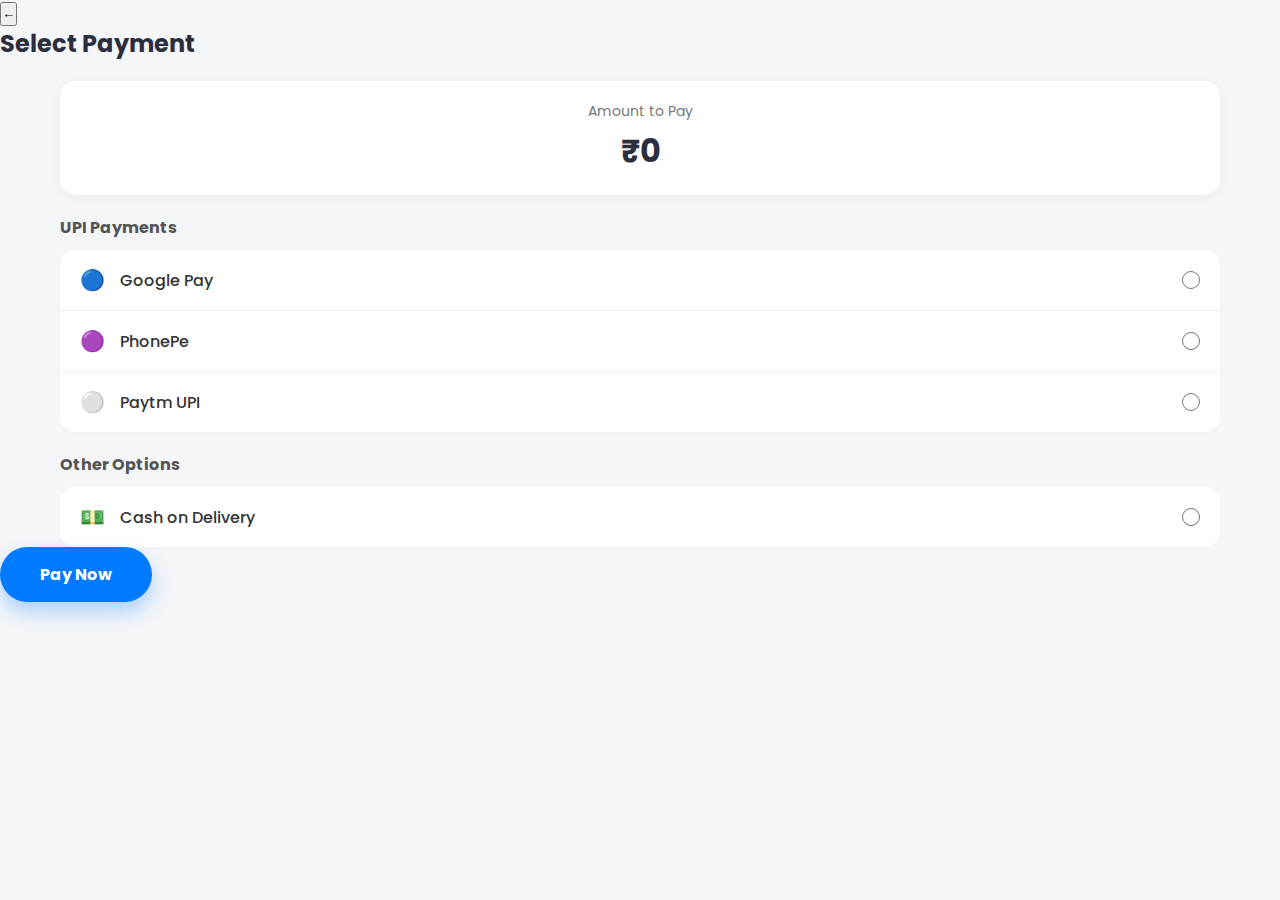
<file: payment.html>
<!DOCTYPE html>
<html lang="en">
<head>
    <meta charset="UTF-8">
    <meta name="viewport" content="width=device-width, initial-scale=1.0">
    <title>Select Payment - SS Milk</title>
    <link rel="stylesheet" href="style.css">
    <link rel="stylesheet" href="payment-style.css">
</head>
<body>

    <div class="cart-header">
        <button class="back-btn" onclick="window.history.back()">←</button>
        <h2>Select Payment</h2>
        <div style="width: 24px;"></div>
    </div>

    <div class="container">
        
        <div class="pay-amount-card">
            <p>Amount to Pay</p>
            <h1>₹<span id="pay-display">0</span></h1>
        </div>

        <h3>UPI Payments</h3>
        <div class="payment-list">
            
            <label class="payment-option">
                <div class="pay-left">
                    <span class="pay-icon">🔵</span> <span>Google Pay</span>
                </div>
                <input type="radio" name="payment" value="gpay">
            </label>

            <label class="payment-option">
                <div class="pay-left">
                    <span class="pay-icon">🟣</span> <span>PhonePe</span>
                </div>
                <input type="radio" name="payment" value="phonepe">
            </label>

            <label class="payment-option">
                <div class="pay-left">
                    <span class="pay-icon">⚪</span> <span>Paytm UPI</span>
                </div>
                <input type="radio" name="payment" value="paytm">
            </label>

        </div>

        <h3>Other Options</h3>
        <div class="payment-list">
            <label class="payment-option">
                <div class="pay-left">
                    <span class="pay-icon">💵</span>
                    <span>Cash on Delivery</span>
                </div>
                <input type="radio" name="payment" value="cod">
            </label>
        </div>

    </div>

    <div class="bottom-bar">
        <button class="btn-primary full-width" onclick="confirmOrder()">Pay Now</button>
    </div>

    <script src="payment-script.js"></script>
</body>
</html>
</file>
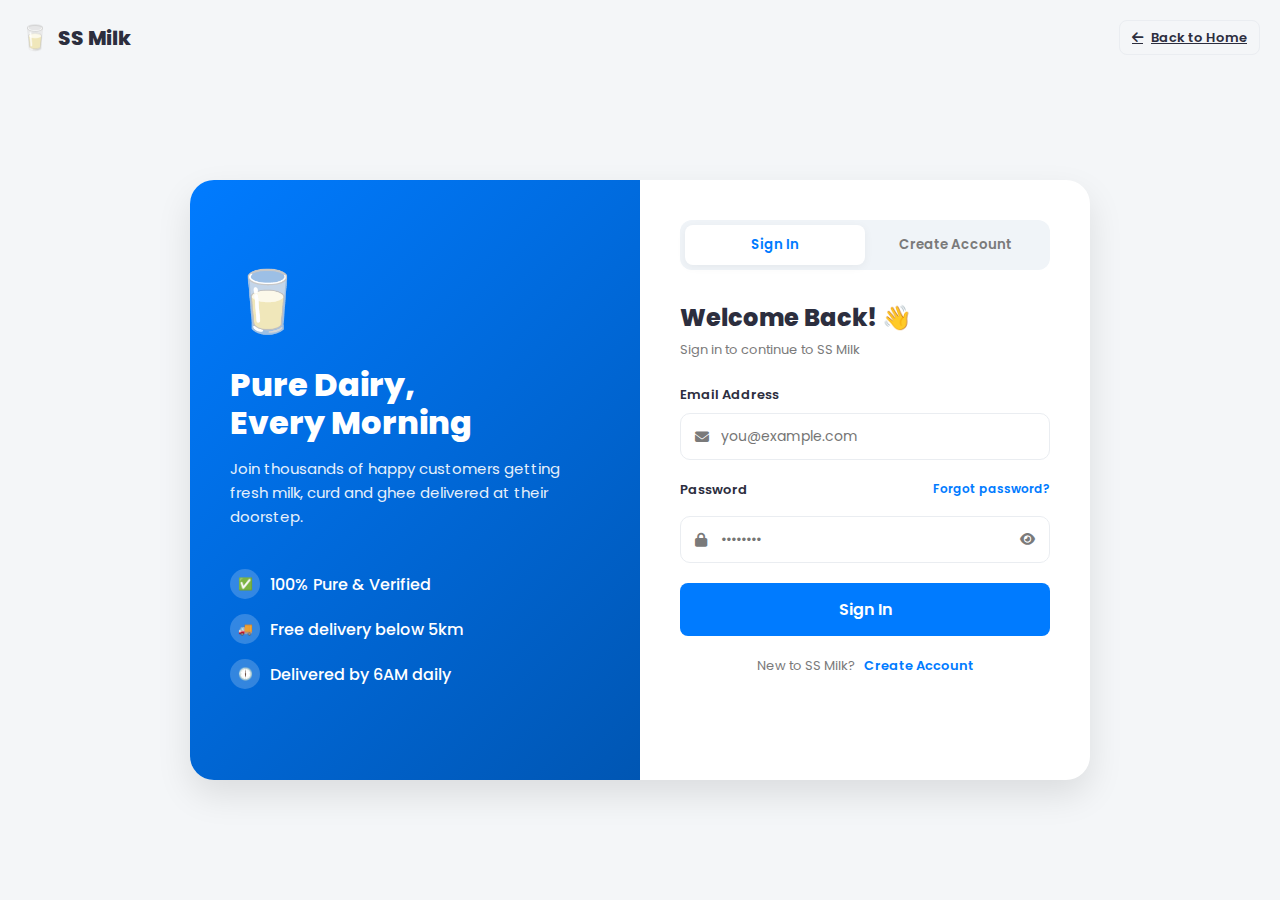
<file: Profile.html>
<!DOCTYPE html>
<html lang="en">
<head>
  <meta charset="UTF-8">
  <meta name="viewport" content="width=device-width, initial-scale=1.0">
  <title>My Profile – SS Milk</title>
  <link rel="stylesheet" href="https://cdnjs.cloudflare.com/ajax/libs/font-awesome/6.4.0/css/all.min.css">
  
  <style>
    @import url('https://fonts.googleapis.com/css2?family=Poppins:wght@300;400;500;600;700&display=swap');
    :root {
      --primary: #007bff; --bg-color: #f4f6f8; --text-main: #2c2e3e; --muted: #7a7a7a; --border: #eaedf1; --white: #ffffff;
      --green: #0FBA81; --orange: #FF8C00;
    }
    * { margin: 0; padding: 0; box-sizing: border-box; font-family: 'Poppins', sans-serif; }
    body { background: var(--bg-color); color: var(--text-main); }
    .hidden { display: none !important; }

    /* Header */
    .header { background: var(--white); padding: 15px 20px; display: flex; align-items: center; gap: 15px; box-shadow: 0 2px 10px rgba(0,0,0,0.05); position: sticky; top: 0; }
    .back-btn { background: none; border: none; font-size: 20px; cursor: pointer; color: var(--text-main); }
    .title { font-size: 18px; font-weight: 700; }

    .container { max-width: 800px; margin: 20px auto; padding: 0 15px; }

    /* Tabs */
    .tabs { display: flex; background: white; border-radius: 12px; overflow: hidden; margin-bottom: 20px; box-shadow: 0 2px 10px rgba(0,0,0,0.02); border: 1px solid var(--border);}
    .tab { flex: 1; text-align: center; padding: 15px; font-weight: 600; cursor: pointer; color: var(--muted); background: #fafafa; border-bottom: 2px solid transparent; transition: 0.3s; }
    .tab.active { background: white; color: var(--primary); border-bottom-color: var(--primary); }

    /* Profile Form Card */
    .card { background: white; border-radius: 16px; padding: 25px; box-shadow: 0 4px 15px rgba(0,0,0,0.03); border: 1px solid var(--border); }
    .form-group { margin-bottom: 15px; }
    .form-group label { display: block; font-size: 13px; font-weight: 600; color: var(--muted); margin-bottom: 5px; }
    .form-control { width: 100%; padding: 12px; border: 1px solid var(--border); border-radius: 8px; font-family: inherit; font-size: 14px; outline: none; }
    .form-control:focus { border-color: var(--primary); }
    
    .btn-primary { background: var(--primary); color: white; border: none; width: 100%; padding: 14px; border-radius: 8px; font-weight: 700; font-size: 15px; cursor: pointer; margin-top: 10px; }
    
    /* Orders Card */
    .order-item { border: 1px solid var(--border); border-radius: 12px; padding: 15px; margin-bottom: 15px; }
    .order-header { display: flex; justify-content: space-between; margin-bottom: 10px; border-bottom: 1px dashed var(--border); padding-bottom: 10px; }
    .order-id { font-family: monospace; color: var(--primary); font-weight: bold; }
    .order-date { font-size: 12px; color: var(--muted); }
    .order-amt { font-size: 18px; font-weight: 800; margin-top: 5px; }
    
    .badge { padding: 4px 10px; border-radius: 50px; font-size: 11px; font-weight: bold; }
    .b-pending { background: #FFF4E0; color: var(--orange); }
    .b-delivered { background: #E6FAF4; color: var(--green); }
    
    .empty-state { text-align: center; padding: 40px 20px; color: var(--muted); font-size: 14px; }
  </style>
</head>
<body>

<header class="header">
  <button class="back-btn" onclick="window.location.href='index.html'"><i class="fa-solid fa-arrow-left"></i></button>
  <div class="title">My Account</div>
</header>

<div class="container">
  
  <div class="tabs">
    <div class="tab active" id="tab-profile" onclick="switchTab('profile')"><i class="fa-solid fa-user"></i> Profile Info</div>
    <div class="tab" id="tab-orders" onclick="switchTab('orders')"><i class="fa-solid fa-box"></i> Order History</div>
  </div>

  <div id="view-profile" class="card">
    <h3 style="margin-bottom: 20px; display: flex; align-items: center; gap: 10px;">
      <div style="width: 40px; height: 40px; background: var(--primary); color: white; border-radius: 50%; display: flex; align-items: center; justify-content: center; font-size: 18px;">👤</div>
      <span id="display-name">Loading...</span>
    </h3>
    
    <div class="form-group">
      <label>Phone Number (phone)</label>
      <input type="tel" id="user-phone" class="form-control" placeholder="+91 98765 43210">
    </div>
    <div class="form-group">
      <label>Full Address (address)</label>
      <textarea id="user-address" class="form-control" rows="3" placeholder="House No, Street Name..."></textarea>
    </div>
    <div style="display: flex; gap: 15px;">
      <div class="form-group" style="flex: 1;">
        <label>City (city)</label>
        <input type="text" id="user-city" class="form-control" placeholder="Coimbatore">
      </div>
      <div class="form-group" style="flex: 1;">
        <label>Pincode (pincode)</label>
        <input type="text" id="user-pincode" class="form-control" placeholder="641001">
      </div>
    </div>

    <button class="btn-primary" onclick="saveProfile()"><i class="fa-solid fa-floppy-disk"></i> Save Profile Details</button>
  </div>

  <div id="view-orders" class="card hidden" style="padding: 15px; background: transparent; border: none; box-shadow: none;">
    <div id="orders-list">
      </div>
  </div>

</div>

<script src="api.js"></script>
<script>
    window.onload = async function() {
        if (!isLoggedIn()) return window.location.href = 'user_authentication.html';
        if (window.location.hash === '#orders') switchTab('orders');
        await loadProfile();
        await loadOrders();
    };

    function switchTab(tab) {
        ['profile','orders'].forEach(t => {
            document.getElementById('tab-' + t).classList.remove('active');
            document.getElementById('view-' + t).classList.add('hidden');
        });
        document.getElementById('tab-' + tab).classList.add('active');
        document.getElementById('view-' + tab).classList.remove('hidden');
    }

    async function loadProfile() {
        try {
            const data = await Profile.get();
            document.getElementById('display-name').innerText = data.name;
            document.getElementById('user-phone').value   = data.phone || '';
            if (data.defaultAddress) {
                document.getElementById('user-address').value = data.defaultAddress.full_address || '';
                document.getElementById('user-city').value    = data.defaultAddress.city || '';
                document.getElementById('user-pincode').value = data.defaultAddress.pincode || '';
            }
        } catch(err) {
            showToast('Failed to load profile', 'error');
        }
    }

    async function saveProfile() {
        const phone   = document.getElementById('user-phone').value.trim();
        const address = document.getElementById('user-address').value.trim();
        const city    = document.getElementById('user-city').value.trim();
        const pincode = document.getElementById('user-pincode').value.trim();
        try {
            await Profile.update({ name: getUserData()?.name, phone });
            if (address) {
                const addrs = await Profile.getAddresses();
                if (addrs.length > 0) {
                    await Profile.updateAddress(addrs[0].id, { label:'Home', full_address:address, city, pincode, is_default:1 });
                } else {
                    await Profile.addAddress({ label:'Home', full_address:address, city, pincode, is_default:1 });
                }
            }
            // Sync to localStorage for cart page
            if (address && pincode) localStorage.setItem('deliveryAddress', `${address}, ${city} - ${pincode}`);
            showToast('Profile saved!', 'success');
        } catch(err) {
            showToast('Failed to save: ' + err.message, 'error');
        }
    }

    async function loadOrders() {
        const container = document.getElementById('orders-list');
        container.innerHTML = '<div style="text-align:center;padding:20px;color:var(--muted)"><i class="fa-solid fa-spinner fa-spin"></i> Loading orders...</div>';
        try {
            const orders = await Orders.getMyOrders();
            container.innerHTML = '';
            if (!orders.length) {
                container.innerHTML = `<div class="empty-state"><i class="fa-solid fa-box-open" style="font-size:40px;margin-bottom:10px;color:#ccc;"></i><p>No order history yet.</p></div>`;
                return;
            }
            orders.forEach(order => {
                const isDelivered = order.status === 'delivered';
                const isCancelled = order.status === 'cancelled';
                const badgeClass  = isDelivered ? 'b-delivered' : isCancelled ? 'b-pending' : 'b-pending';
                const badgeColor  = isDelivered ? '#E6FAF4;color:#0FBA81' : isCancelled ? '#FEF0F0;color:#F0484A' : '#FFF4E0;color:#FF8C00';
                const statusText  = {
                  pending:'Pending', confirmed:'Confirmed',
                  out_for_delivery:'Out for Delivery', delivered:'Delivered', cancelled:'Cancelled'
                }[order.status] || order.status;

                const placedDate = new Date(order.created_at).toLocaleDateString('en-IN', {day:'numeric',month:'short',year:'numeric'});

                // Estimated delivery date block
                let deliveryDateBlock = '';
                if (order.estimated_delivery_date && !isDelivered) {
                    const dDate = new Date(order.estimated_delivery_date).toLocaleDateString('en-IN', {weekday:'short',day:'numeric',month:'short',year:'numeric'});
                    deliveryDateBlock = `
                        <div style="background:#f0f4ff;border-radius:8px;padding:10px 12px;margin-top:10px;display:flex;align-items:center;gap:8px">
                            <i class="fa-solid fa-calendar-check" style="color:var(--primary)"></i>
                            <div>
                                <div style="font-size:10px;color:var(--muted);font-weight:700;letter-spacing:.5px">ESTIMATED DELIVERY</div>
                                <div style="font-size:13px;font-weight:700;color:var(--primary)">${dDate}</div>
                            </div>
                        </div>`;
                }

                // Actual delivered date block
                let deliveredBlock = '';
                if (isDelivered && order.delivered_at) {
                    const dAt = new Date(order.delivered_at).toLocaleString('en-IN', {day:'numeric',month:'short',year:'numeric',hour:'2-digit',minute:'2-digit'});
                    deliveredBlock = `
                        <div style="background:#E6FAF4;border-radius:8px;padding:10px 12px;margin-top:10px;display:flex;align-items:center;gap:8px">
                            <i class="fa-solid fa-circle-check" style="color:#0FBA81"></i>
                            <div>
                                <div style="font-size:10px;color:#0FBA81;font-weight:700;letter-spacing:.5px">DELIVERED ON</div>
                                <div style="font-size:13px;font-weight:700;color:#0FBA81">${dAt}</div>
                            </div>
                        </div>`;
                }

                // Items list (if available)
                let itemsBlock = '';
                if (order.items && order.items.length > 0) {
                    const itemList = order.items.map(i =>
                        `<span style="font-size:12px;background:#f8f9fa;border-radius:6px;padding:3px 8px;display:inline-block;margin:2px">${i.name} × ${i.qty}</span>`
                    ).join('');
                    itemsBlock = `<div style="margin-top:10px">${itemList}</div>`;
                }

                container.innerHTML += `
                    <div class="order-item" style="background:white;">
                        <div class="order-header">
                            <div>
                                <div class="order-id">${order.id}</div>
                                <div class="order-date">Placed: ${placedDate}</div>
                            </div>
                            <div><span style="padding:5px 12px;border-radius:50px;font-size:11px;font-weight:700;background:${badgeColor}">${statusText}</span></div>
                        </div>
                        <div style="display:flex;justify-content:space-between;align-items:flex-start;flex-wrap:wrap;gap:10px;">
                            <div>
                                <div style="font-size:12px;color:var(--muted)">Total Amount</div>
                                <div class="order-amt">&#x20B9;${order.total_amount}</div>
                                ${order.delivery_fee > 0 ? `<div style="font-size:11px;color:var(--muted)">Incl. &#x20B9;${order.delivery_fee} delivery</div>` : ''}
                            </div>
                            <div style="text-align:right;">
                                <div style="font-size:11px;color:var(--muted);margin-bottom:2px;font-weight:600">${order.payment_method||''}</div>
                                ${order.distance_km ? `<div style="font-size:11px;color:var(--muted)">${order.distance_km} km</div>` : ''}
                            </div>
                        </div>
                        ${itemsBlock}
                        ${deliveryDateBlock}
                        ${deliveredBlock}
                    </div>`;
            });
        } catch(err) {
            container.innerHTML = `<div class="empty-state"><p>Could not load orders.</p></div>`;
        }
    }
</script>
</body>
</html>
</file>
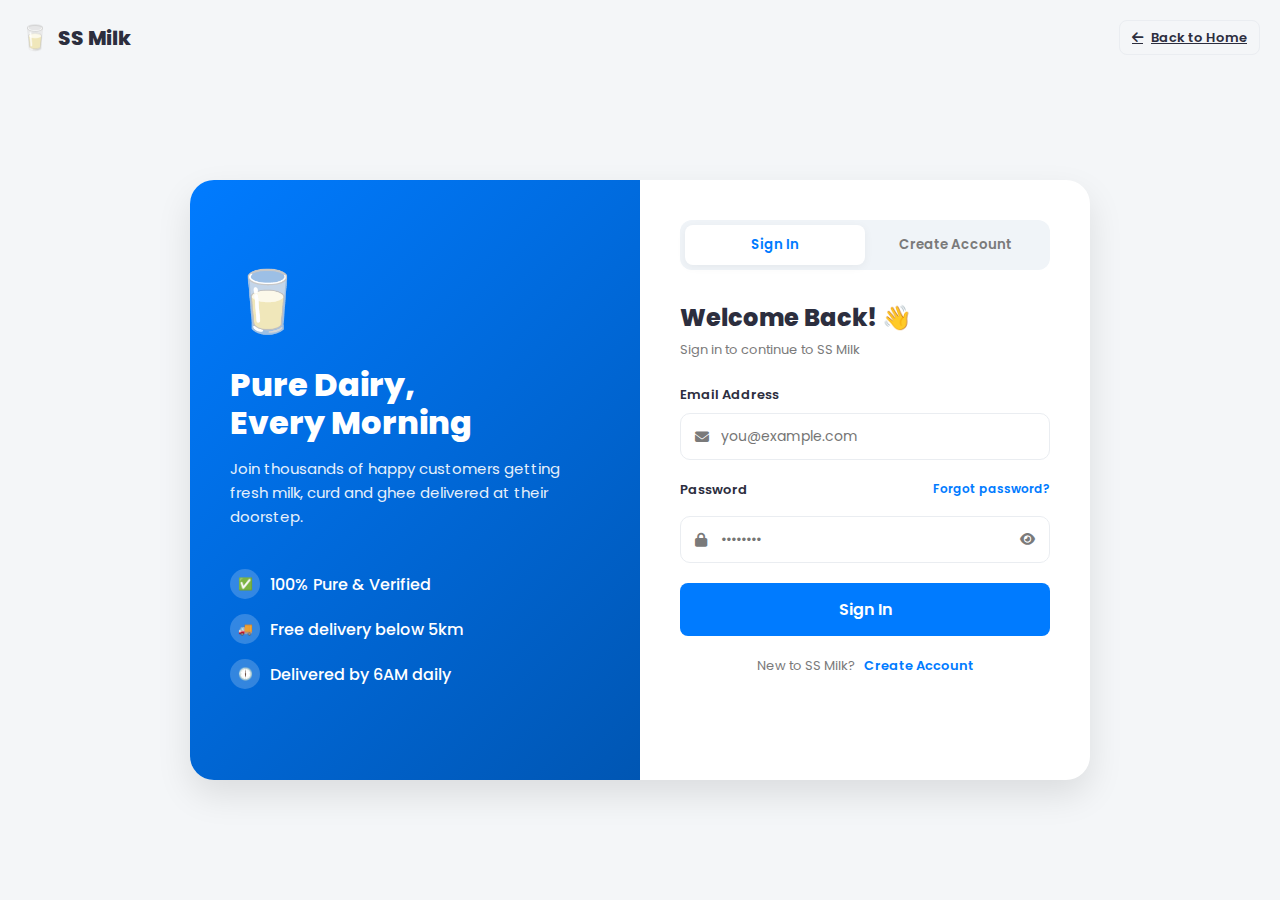
<file: user_authentication.html>
<!DOCTYPE html>
<html lang="en">
<head>
  <meta charset="UTF-8">
  <meta name="viewport" content="width=device-width, initial-scale=1.0">
  <title>Login – SS Milk</title>
  <link rel="stylesheet" href="https://cdnjs.cloudflare.com/ajax/libs/font-awesome/6.4.0/css/all.min.css">
  
  <style>
    @import url('https://fonts.googleapis.com/css2?family=Poppins:wght@300;400;500;600;700;800&display=swap');

    :root {
      --primary: #007bff; --primary-dark: #0056b3; --green: #0FBA81; --danger: #dc3545;
      --bg-color: #f4f6f8; --text-main: #2c2e3e; --muted: #7a7a7a; --border: #eaedf1; --white: #ffffff;
    }

    * { margin: 0; padding: 0; box-sizing: border-box; font-family: 'Poppins', sans-serif; }
    body { background: var(--bg-color); color: var(--text-main); display: flex; flex-direction: column; min-height: 100vh; }
    .hidden { display: none !important; }

    /* Buttons */
    .btn { padding: 10px 20px; border-radius: 8px; font-weight: 600; cursor: pointer; border: none; transition: 0.2s; display: inline-flex; align-items: center; justify-content: center; gap: 8px; font-family: inherit;}
    .btn-primary { background: var(--primary); color: var(--white); }
    .btn-primary:hover:not(:disabled) { background: var(--primary-dark); }
    .btn-primary:disabled { opacity: 0.7; cursor: not-allowed; }
    .btn-outline { background: transparent; border: 1px solid var(--border); color: var(--text-main); }
    .btn-outline:hover { background: #f8f9fa; }
    .btn-sm { padding: 6px 12px; font-size: 13px; }
    .btn-lg { padding: 14px 20px; font-size: 16px; }
    .btn-full { width: 100%; }

    /* Nav */
    .auth-nav { display: flex; justify-content: space-between; padding: 20px; background: transparent; position: absolute; top: 0; width: 100%; z-index: 10; }
    .auth-logo { display: flex; align-items: center; gap: 8px; font-size: 20px; font-weight: 800; color: var(--text-main); text-decoration: none; }
    .auth-logo-emoji { font-size: 24px; }

    /* Wrapper */
    .auth-bg { flex: 1; display: flex; align-items: center; justify-content: center; padding: 80px 20px 20px; }
    .auth-wrapper { display: flex; background: var(--white); border-radius: 24px; box-shadow: 0 15px 35px rgba(0,0,0,0.1); overflow: hidden; max-width: 900px; width: 100%; min-height: 600px; }

    /* Left Panel */
    .auth-left { flex: 1; background: linear-gradient(135deg, #007bff, #0056b3); color: white; padding: 40px; display: flex; flex-direction: column; justify-content: center; position: relative; }
    .auth-left-emoji { font-size: 60px; margin-bottom: 20px; }
    .auth-left-title { font-size: 32px; font-weight: 800; line-height: 1.2; margin-bottom: 15px; }
    .auth-left-sub { font-size: 15px; opacity: 0.9; margin-bottom: 40px; line-height: 1.6; }
    .auth-feature { display: flex; align-items: center; gap: 10px; margin-bottom: 15px; font-weight: 500; }
    .auth-feature-icon { background: rgba(255,255,255,0.2); width: 30px; height: 30px; display: flex; align-items: center; justify-content: center; border-radius: 50%; font-size: 12px; }

    /* Right Panel (Form) */
    .auth-right { flex: 1; padding: 40px; display: flex; flex-direction: column; width: 100%; max-width: 450px; margin: 0 auto; }
    
    .auth-tabs { display: flex; background: #f0f4f8; padding: 5px; border-radius: 12px; margin-bottom: 30px; }
    .auth-tab { flex: 1; text-align: center; padding: 10px; border-radius: 8px; font-weight: 600; cursor: pointer; color: var(--muted); border: none; background: transparent; transition: 0.3s; }
    .auth-tab.active { background: var(--white); color: var(--primary); box-shadow: 0 2px 10px rgba(0,0,0,0.05); }

    .auth-form-header { margin-bottom: 25px; }
    .auth-form-title { font-size: 24px; font-weight: 800; margin-bottom: 5px; }
    .auth-form-sub { font-size: 13px; color: var(--muted); }

    /* Form Inputs */
    .form-group { margin-bottom: 20px; }
    .label-row { display: flex; justify-content: space-between; margin-bottom: 8px; }
    .form-label { display: block; font-size: 13px; font-weight: 600; color: var(--text-main); margin-bottom: 8px; }
    .input-icon-wrap { position: relative; display: flex; align-items: center; }
    .input-icon { position: absolute; left: 15px; color: var(--muted); font-size: 14px; }
    .form-control { width: 100%; padding: 12px 15px; border: 1px solid var(--border); border-radius: 10px; outline: none; font-family: inherit; font-size: 14px; transition: 0.3s; }
    .form-control.has-icon { padding-left: 40px; }
    .form-control:focus { border-color: var(--primary); box-shadow: 0 0 0 3px rgba(0,123,255,0.1); }
    .pw-eye { position: absolute; right: 15px; background: none; border: none; color: var(--muted); cursor: pointer; }
    
    .input-row { display: flex; gap: 15px; }
    .input-row .form-group { flex: 1; }

    /* Strength Meter */
    .strength-wrap { margin-top: 8px; }
    .strength-bar { height: 4px; background: #eee; border-radius: 2px; overflow: hidden; margin-bottom: 4px; }
    .strength-fill { height: 100%; width: 0%; background: var(--danger); transition: 0.3s; }
    .strength-label { font-size: 11px; color: var(--muted); font-weight: 600; }

    .forgot-link { font-size: 12px; color: var(--primary); font-weight: 600; cursor: pointer; }
    .auth-switch { text-align: center; margin-top: 20px; font-size: 13px; color: var(--muted); }
    .auth-switch span { color: var(--primary); font-weight: 600; cursor: pointer; margin-left: 5px; }

    /* OTP Styles */
    .otp-header { text-align: center; margin-bottom: 30px; }
    .otp-icon { font-size: 40px; margin-bottom: 10px; }
    .otp-title { font-size: 20px; font-weight: 700; margin-bottom: 5px; }
    .otp-sub { font-size: 13px; color: var(--muted); }
    
    .otp-boxes { display: flex; justify-content: center; gap: 10px; margin-bottom: 20px; }
    .otp-box { width: 45px; height: 50px; border: 1px solid var(--border); border-radius: 10px; text-align: center; font-size: 20px; font-weight: 700; outline: none; transition: 0.3s; }
    .otp-box:focus { border-color: var(--primary); box-shadow: 0 0 0 3px rgba(0,123,255,0.1); }
    
    .otp-timer { text-align: center; font-size: 13px; color: var(--muted); margin-bottom: 20px; }
    .otp-resend { color: var(--primary); font-weight: 600; cursor: pointer; text-decoration: underline; }

    /* Success Anim */
    .success-wrap { text-align: center; padding: 40px 0; }
    .success-circle { width: 80px; height: 80px; background: var(--green); color: white; border-radius: 50%; display: flex; align-items: center; justify-content: center; font-size: 30px; margin: 0 auto 20px; animation: popIn 0.5s ease; }
    .success-title { font-size: 22px; font-weight: 800; margin-bottom: 10px; }
    .success-sub { font-size: 14px; color: var(--muted); margin-bottom: 30px; }
    .success-progress { height: 4px; background: #eee; border-radius: 2px; overflow: hidden; width: 60%; margin: 0 auto; }
    .success-bar { height: 100%; width: 0%; background: var(--green); animation: loadBar 2s forwards; }

    /* Modals */
    .modal-overlay { position: fixed; top: 0; left: 0; width: 100%; height: 100%; background: rgba(0,0,0,0.6); display: flex; align-items: center; justify-content: center; z-index: 1000; opacity: 0; pointer-events: none; transition: 0.3s; padding: 20px; }
    .modal-overlay.show { opacity: 1; pointer-events: auto; }
    .modal { background: var(--white); width: 100%; border-radius: 20px; transform: translateY(20px); transition: 0.3s; }
    .modal-overlay.show .modal { transform: translateY(0); }
    .modal-header { display: flex; justify-content: space-between; align-items: center; padding: 15px 20px; border-bottom: 1px solid var(--border); }
    .modal-title { font-weight: 700; }
    .modal-close { background: none; border: none; font-size: 24px; cursor: pointer; color: var(--muted); }
    .modal-body { padding: 20px; }

    /* Toasts */
    #toast-container { position: fixed; bottom: 20px; right: 20px; display: flex; flex-direction: column; gap: 10px; z-index: 9999; }
    .toast { background: #333; color: white; padding: 12px 20px; border-radius: 8px; font-size: 13px; font-weight: 500; box-shadow: 0 5px 15px rgba(0,0,0,0.2); animation: slideIn 0.3s ease; }

    @keyframes popIn { 0% { transform: scale(0.5); opacity: 0; } 100% { transform: scale(1); opacity: 1; } }
    @keyframes loadBar { to { width: 100%; } }
    @keyframes slideIn { from { transform: translateX(100%); opacity: 0; } to { transform: translateX(0); opacity: 1; } }

    /* Responsive */
    @media (max-width: 768px) {
      .hide-mobile { display: none !important; }
      .auth-wrapper { flex-direction: column; min-height: auto; border-radius: 16px;}
      .auth-right { padding: 30px 20px; }
      .auth-bg { padding: 80px 10px 20px; }
    }
  </style>
</head>
<body>

<nav class="auth-nav">
  <a href="index.html" class="auth-logo">
    <span class="auth-logo-emoji">🥛</span><span>SS Milk</span>
  </a>
  <a href="index.html" class="btn btn-outline btn-sm"><i class="fa-solid fa-arrow-left"></i> Back to Home</a>
</nav>

<div class="auth-bg">
  <div class="auth-wrapper">
    <div class="auth-left hide-mobile">
      <div class="auth-left-emoji">🥛</div>
      <h2 class="auth-left-title">Pure Dairy,<br>Every Morning</h2>
      <p class="auth-left-sub">Join thousands of happy customers getting fresh milk, curd and ghee delivered at their doorstep.</p>
      <div class="auth-feature"><span class="auth-feature-icon">✅</span><span>100% Pure & Verified</span></div>
      <div class="auth-feature"><span class="auth-feature-icon">🚚</span><span>Free delivery below 5km</span></div>
      <div class="auth-feature"><span class="auth-feature-icon">🕕</span><span>Delivered by 6AM daily</span></div>
    </div>

    <div class="auth-right">
      
      <div class="auth-tabs">
        <button class="auth-tab active" id="tab-login" onclick="switchTab('login')">Sign In</button>
        <button class="auth-tab" id="tab-register" onclick="switchTab('register')">Create Account</button>
      </div>

      <div class="auth-form active" id="form-login">
        <div class="auth-form-header">
          <h2 class="auth-form-title">Welcome Back! 👋</h2>
          <p class="auth-form-sub">Sign in to continue to SS Milk</p>
        </div>

        <div class="form-group">
          <label class="form-label">Email Address</label>
          <div class="input-icon-wrap">
            <i class="fa-solid fa-envelope input-icon"></i>
            <input type="email" id="l-email" class="form-control has-icon" placeholder="you@example.com">
          </div>
        </div>

        <div class="form-group">
          <div class="label-row">
            <label class="form-label">Password</label>
            <span class="forgot-link" onclick="openForgotModal()">Forgot password?</span>
          </div>
          <div class="input-icon-wrap">
            <i class="fa-solid fa-lock input-icon"></i>
            <input type="password" id="l-password" class="form-control has-icon" placeholder="••••••••">
            <button class="pw-eye" onclick="togglePw('l-password')"><i class="fa-solid fa-eye"></i></button>
          </div>
        </div>

        <button class="btn btn-primary btn-full btn-lg" id="login-btn" onclick="handleLogin()">
          <span id="login-btn-text">Sign In</span>
        </button>

        <div class="auth-switch">New to SS Milk? <span onclick="switchTab('register')">Create Account</span></div>
      </div>

      <div class="auth-form hidden" id="form-register">
        <div class="auth-form-header">
          <h2 class="auth-form-title">Join SS Milk 🥛</h2>
          <p class="auth-form-sub">Create your free account in seconds</p>
        </div>

        <div id="reg-step-1">
          <div class="input-row">
            <div class="form-group">
              <label class="form-label">First Name</label>
              <input type="text" id="r-fname" class="form-control" placeholder="Ravi">
            </div>
            <div class="form-group">
              <label class="form-label">Last Name</label>
              <input type="text" id="r-lname" class="form-control" placeholder="Kumar">
            </div>
          </div>

          <div class="form-group">
            <label class="form-label">Email Address</label>
            <div class="input-icon-wrap">
              <i class="fa-solid fa-envelope input-icon"></i>
              <input type="email" id="r-email" class="form-control has-icon" placeholder="you@example.com">
            </div>
          </div>

          <div class="form-group">
            <label class="form-label">Password</label>
            <div class="input-icon-wrap">
              <i class="fa-solid fa-lock input-icon"></i>
              <input type="password" id="r-password" class="form-control has-icon" placeholder="Min. 8 characters" oninput="checkStrength(this.value)">
              <button class="pw-eye" onclick="togglePw('r-password')"><i class="fa-solid fa-eye"></i></button>
            </div>
            <div class="strength-wrap">
              <div class="strength-bar"><div class="strength-fill" id="strength-fill"></div></div>
              <span class="strength-label" id="strength-label"></span>
            </div>
          </div>

          <button class="btn btn-primary btn-full btn-lg" id="send-otp-btn" onclick="handleRegister()">
            <span id="otp-btn-text">Send OTP & Continue</span>
          </button>

          <div class="auth-switch">Already have an account? <span onclick="switchTab('login')">Sign In</span></div>
        </div>

        <div id="reg-step-2" class="hidden">
          <div class="otp-header">
            <div class="otp-icon">📧</div>
            <div class="otp-title">Check Your Email</div>
            <div class="otp-sub">We sent a 6-digit code to<br><strong id="otp-email-show"></strong></div>
          </div>

          <div class="otp-boxes" id="otp-boxes">
            <input class="otp-box" maxlength="1" type="text" oninput="otpNext(this,1)" id="otp0">
            <input class="otp-box" maxlength="1" type="text" oninput="otpNext(this,2)" id="otp1">
            <input class="otp-box" maxlength="1" type="text" oninput="otpNext(this,3)" id="otp2">
            <input class="otp-box" maxlength="1" type="text" oninput="otpNext(this,4)" id="otp3">
            <input class="otp-box" maxlength="1" type="text" oninput="otpNext(this,5)" id="otp4">
            <input class="otp-box" maxlength="1" type="text" id="otp5">
          </div>

          <button class="btn btn-primary btn-full btn-lg" id="verify-btn" onclick="verifyOTP()">
            <span id="verify-btn-text">Verify & Create Account</span>
          </button>
          <button class="btn btn-outline btn-full" style="margin-top:10px" onclick="backToStep1()">Change Email</button>
        </div>

        <div id="reg-step-3" class="hidden">
          <div class="success-wrap">
            <div class="success-circle"><i class="fa-solid fa-check"></i></div>
            <div class="success-title">Account Created! 🎉</div>
            <div class="success-sub">Welcome to SS Milk! Redirecting you to Home…</div>
            <div class="success-progress"><div class="success-bar"></div></div>
          </div>
        </div>

      </div>
    </div>
  </div>
</div>

<div class="modal-overlay" id="forgot-modal">
  <div class="modal" style="max-width:400px">
    <div class="modal-header">
      <span class="modal-title">🔒 Reset Password</span>
      <button class="modal-close" onclick="closeModal('forgot-modal')">×</button>
    </div>
    <div class="modal-body">
      <div id="forgot-step-1">
        <p style="font-size:13px;color:var(--muted);margin-bottom:20px">Enter your registered email and we'll send you a reset link.</p>
        <div class="form-group">
          <div class="input-icon-wrap">
            <i class="fa-solid fa-envelope input-icon"></i>
            <input type="email" id="forgot-email" class="form-control has-icon" placeholder="you@example.com">
          </div>
        </div>
        <button class="btn btn-primary btn-full" onclick="sendResetLink()">Send Reset Link</button>
      </div>

      <div id="forgot-step-2" class="hidden" style="text-align:center;padding:20px 0">
        <div style="font-size:50px;margin-bottom:14px">📬</div>
        <div style="font-size:17px;font-weight:800;margin-bottom:8px">Check Your Email!</div>
        <div style="font-size:13px;color:var(--muted);line-height:1.6">A reset link has been sent.<br>It expires in <strong>1 hour</strong>.</div>
        <button class="btn btn-outline btn-full" style="margin-top:20px" onclick="closeModal('forgot-modal')">Done</button>
      </div>
    </div>
  </div>
</div>

<div id="toast-container"></div>

<script>
  // -- Initialization --
  if(!localStorage.getItem('db_users')) {
      localStorage.setItem('db_users', JSON.stringify([]));
  }

  // -- Tab Switching --
  function switchTab(tab) {
    document.getElementById('form-login').classList.add('hidden');
    document.getElementById('form-register').classList.add('hidden');
    document.getElementById('tab-login').classList.remove('active');
    document.getElementById('tab-register').classList.remove('active');

    document.getElementById('form-' + tab).classList.remove('hidden');
    document.getElementById('tab-' + tab).classList.add('active');
  }

  // -- UI Helpers --
  function togglePw(id) {
    const input = document.getElementById(id);
    if(input.type === 'password') input.type = 'text';
    else input.type = 'password';
  }

  function showToast(msg) {
    const container = document.getElementById('toast-container');
    const toast = document.createElement('div');
    toast.className = 'toast';
    toast.innerText = msg;
    container.appendChild(toast);
    setTimeout(() => toast.remove(), 3000);
  }

  // -- Modals --
  function openForgotModal() { 
    document.getElementById('forgot-modal').classList.add('show'); 
    document.getElementById('forgot-step-1').classList.remove('hidden');
    document.getElementById('forgot-step-2').classList.add('hidden');
  }
  function closeModal(id) { document.getElementById(id).classList.remove('show'); }
  function sendResetLink() {
    if(!document.getElementById('forgot-email').value) return showToast("Enter email first");
    document.getElementById('forgot-step-1').classList.add('hidden');
    document.getElementById('forgot-step-2').classList.remove('hidden');
  }

  // -- Password Strength --
  function checkStrength(val) {
    const fill = document.getElementById('strength-fill');
    const label = document.getElementById('strength-label');
    let strength = 0;
    if(val.length > 5) strength += 33;
    if(val.length > 7 && /[0-9]/.test(val)) strength += 33;
    if(/[A-Z]/.test(val) && /[^A-Za-z0-9]/.test(val)) strength += 34;

    fill.style.width = strength + '%';
    if(strength < 34) { fill.style.background = 'var(--danger)'; label.innerText = 'Weak'; }
    else if(strength < 67) { fill.style.background = 'orange'; label.innerText = 'Fair'; }
    else { fill.style.background = 'var(--green)'; label.innerText = 'Strong'; }
  }

  // -- LOGIN LOGIC --
  function handleLogin() {
    const email = document.getElementById('l-email').value;
    const pass = document.getElementById('l-password').value;
    const btnText = document.getElementById('login-btn-text');

    if(!email || !pass) return showToast("Please enter email and password");

    btnText.innerHTML = '<i class="fa-solid fa-spinner fa-spin"></i> Checking...';

    setTimeout(() => {
        // Since we don't have a real password check, we just verify if the user exists in db_users
        let users = JSON.parse(localStorage.getItem('db_users')) || [];
        let foundUser = users.find(u => u.email === email);

        if(foundUser || email === "admin@ssmilk.com") {
            // Success
            localStorage.setItem('isLoggedIn', 'true');
            localStorage.setItem('userName', foundUser ? foundUser.name : "Admin");
            
            // Redirect based on role
            if(email === "admin@ssmilk.com") window.location.href = "admin.html";
            else window.location.href = "index.html";
        } else {
            showToast("Account not found. Please register.");
            btnText.innerHTML = 'Sign In';
        }
    }, 1000);
  }

  // -- REGISTER LOGIC --
  let tempUser = {};

  function handleRegister() {
    const fname = document.getElementById('r-fname').value;
    const lname = document.getElementById('r-lname').value;
    const email = document.getElementById('r-email').value;
    const pass = document.getElementById('r-password').value;

    if(!fname || !email || pass.length < 6) return showToast("Please fill all required fields correctly.");

    tempUser = {
        name: fname + " " + lname,
        email: email,
        role: "Customer",
        date: new Date().toLocaleDateString('en-IN')
    };

    const btnText = document.getElementById('otp-btn-text');
    btnText.innerHTML = '<i class="fa-solid fa-spinner fa-spin"></i> Sending OTP...';

    setTimeout(() => {
        document.getElementById('reg-step-1').classList.add('hidden');
        document.getElementById('reg-step-2').classList.remove('hidden');
        document.getElementById('otp-email-show').innerText = email;
        document.getElementById('otp0').focus();
    }, 1500);
  }

  // Auto-focus logic for OTP boxes
  function otpNext(elem, nextIndex) {
    if(elem.value.length === 1 && nextIndex < 6) {
        document.getElementById('otp' + nextIndex).focus();
    }
  }

  function backToStep1() {
    document.getElementById('reg-step-2').classList.add('hidden');
    document.getElementById('reg-step-1').classList.remove('hidden');
    document.getElementById('otp-btn-text').innerText = 'Send OTP & Continue';
  }

  function verifyOTP() {
    const btnText = document.getElementById('verify-btn-text');
    btnText.innerHTML = '<i class="fa-solid fa-spinner fa-spin"></i> Verifying...';

    setTimeout(() => {
        // Save user to database
        let users = JSON.parse(localStorage.getItem('db_users')) || [];
        users.push(tempUser);
        localStorage.setItem('db_users', JSON.stringify(users));

        // Log them in immediately
        localStorage.setItem('isLoggedIn', 'true');
        localStorage.setItem('userName', tempUser.name);

        // Show Success Step
        document.getElementById('reg-step-2').classList.add('hidden');
        document.getElementById('reg-step-3').classList.remove('hidden');

        // Redirect after animation finishes
        setTimeout(() => {
            window.location.href = "index.html";
        }, 2000);
    }, 1500);
  }
</script>

</body>
</html>
</file>
<file: style.css>
/* --- 1. FONTS & VARIABLES --- */
@import url('https://fonts.googleapis.com/css2?family=Poppins:wght@300;400;600;700&display=swap');

:root {
    /* TRUST BLUE PALETTE */
    --primary-color: #007bff;  /* Main Blue */
    --primary-dark: #0056b3;   /* Darker Blue for hover */
    --accent-bg: #e3f2fd;      /* Light Blue Backgrounds */
    
    --text-dark: #2c2e3e;
    --text-light: #7a7a7a;
    --bg-grey: #f4f6f8;
    --white: #ffffff;
    
    --shadow-soft: 0 10px 30px rgba(0, 123, 255, 0.1); 
    --shadow-hover: 0 15px 35px rgba(0, 123, 255, 0.15);
}

* { margin: 0; padding: 0; box-sizing: border-box; font-family: 'Poppins', sans-serif; }

body { background-color: var(--bg-grey); color: var(--text-dark); }
.container { max-width: 1200px; margin: 0 auto; padding: 0 20px; }

/* --- 2. HEADER & NAV --- */
.navbar { 
    background: var(--white); 
    padding: 15px 0; 
    box-shadow: 0 2px 10px rgba(0,0,0,0.03);
    position: sticky; top: 0; z-index: 100; 
}
.nav-flex { display: flex; justify-content: space-between; align-items: center; }

.logo { 
    font-size: 24px; font-weight: 700; color: var(--text-dark); 
    display: flex; align-items: center; gap: 8px; 
}
.logo-icon { font-size: 28px; }

/* Rounded Search Input */
.search-box { display: none; width: 45%; }
.search-box input { 
    width: 100%; padding: 12px 25px; 
    border: 1px solid #e1e1e1; border-radius: 50px; 
    background: #f9f9f9; font-size: 14px; transition: all 0.3s ease;
}
.search-box input:focus { border-color: var(--primary-color); background: #fff; outline: none; }
@media (min-width: 768px) { .search-box { display: block; } }

.btn-login { 
    background: var(--text-dark); color: white; border: none; 
    padding: 10px 25px; border-radius: 50px; font-weight: 600; 
    cursor: pointer; transition: 0.3s;
}
.btn-login:hover { background: var(--primary-color); }
.icon-btn { background: none; border: none; font-size: 22px; cursor: pointer; margin-right: 15px; color: var(--text-dark); }

/* --- 3. DELIVERY BAR --- */
.delivery-bar { 
    background: var(--primary-color); color: white;
    padding: 12px 0; font-size: 14px; text-align: center; font-weight: 500;
}
.delivery-bar input { 
    padding: 6px 15px; border-radius: 20px; border: none; 
    width: 120px; margin: 0 10px; text-align: center; color: #333;
}
.delivery-bar button { 
    padding: 6px 15px; background: var(--text-dark); color: white; 
    border: none; border-radius: 20px; cursor: pointer; 
    font-size: 12px; text-transform: uppercase; font-weight: 700;
}

/* --- 4. HERO BANNER --- */
.hero-banner { 
    background-color: var(--accent-bg); padding: 60px 0; 
    margin-bottom: 40px; text-align: center; border-radius: 0 0 50px 50px;
}
.hero-content h1 { 
    margin-bottom: 15px; color: var(--text-dark); 
    font-size: 2.5rem; line-height: 1.2;
}
.hero-content p { color: var(--text-light); margin-bottom: 25px; }

.btn-primary { 
    background: var(--primary-color); color: white; 
    padding: 15px 40px; border: none; border-radius: 50px; 
    font-size: 16px; font-weight: 700; cursor: pointer; 
    box-shadow: 0 10px 20px rgba(0, 123, 255, 0.3); transition: transform 0.2s;
}
.btn-primary:hover { transform: translateY(-3px); background: var(--primary-dark); }

/* --- 5. OFFER SECTION --- */
.offer-section { margin-bottom: 50px; }
.offer-card { 
    background: var(--white); box-shadow: var(--shadow-soft);
    border-radius: 15px; padding: 30px; display: flex; 
    justify-content: space-between; align-items: center; 
    border-left: 5px solid var(--primary-color);
}
.tag { 
    background: #ff5e5e; color: white; font-size: 11px; 
    padding: 4px 10px; border-radius: 20px; font-weight: 700; 
    text-transform: uppercase; letter-spacing: 1px;
}
.offer-img-placeholder { 
    width: 80px; height: 80px; background: #eee; border-radius: 10px; 
    display: flex; align-items: center; justify-content: center; font-size: 10px; 
}

/* --- 6. PRODUCT GRID --- */
.section-title { margin-bottom: 25px; font-size: 24px; font-weight: 700; text-align: center; }

.product-grid {
    display: grid; grid-template-columns: repeat(2, 1fr); 
    gap: 20px; padding-bottom: 80px;
}
@media (min-width: 768px) {
    .product-grid { grid-template-columns: repeat(4, 1fr); gap: 30px; }
}

/* --- 7. CARD STYLE (TAP-TO-REVEAL) --- */
.card {
    width: 100%;
    min-height: 300px;
    border-radius: 20px;
    background: #ffffff;
    position: relative;
    padding: 1.5rem;
    border: 2px solid #f0f0f0; 
    display: flex;
    flex-direction: column;
    align-items: center;
    transition: all 0.3s ease;
    cursor: pointer;
    overflow: hidden; 
}

/* Active State (When clicked) */
.card.active {
    border-color: var(--primary-color);
    box-shadow: 0 10px 25px rgba(0, 123, 255, 0.15);
    transform: translateY(-5px);
    
    /* VITAL MOBILE FIX: Keeps active card ON TOP of others */
    z-index: 50; 
    position: relative;
}

.card-details {
    color: black;
    width: 100%;
    display: flex;
    flex-direction: column;
    align-items: center;
    text-align: center;
    transition: transform 0.3s ease; 
}

/* Slide content up when active */
.card.active .card-details {
    transform: translateY(-15px);
}

.card-img-placeholder {
    width: 100%;
    height: 140px;
    background-size: contain;
    background-repeat: no-repeat;
    background-position: center;
    margin-bottom: 15px;
    mix-blend-mode: multiply;
}

.text-title { font-size: 1.1em; font-weight: 700; color: var(--text-dark); margin-bottom: 5px; }
.text-body { color: var(--text-light); font-size: 0.9em; margin-bottom: 5px; }
.text-price { font-size: 1.3em; font-weight: 800; color: var(--primary-color); }

/* The Pop-Out Button */
.card-button {
    position: absolute;
    bottom: 20px;
    left: 50%;
    transform: translate(-50%, 150%); /* Hidden initially */
    width: 80%;
    padding: 12px 0;
    border-radius: 50px;
    border: none;
    background-color: var(--primary-color);
    color: white;
    font-weight: 600;
    cursor: pointer;
    opacity: 0;
    transition: all 0.4s cubic-bezier(0.175, 0.885, 0.32, 1.275);
    pointer-events: none; /* Not clickable when hidden */
}

/* Button Visible State */
.card.active .card-button {
    transform: translate(-50%, 0);
    opacity: 1;
    pointer-events: auto;
}

/* --- 8. FOOTER --- */
footer { background: #212121; color: #999; padding: 40px 0; text-align: center; font-size: 14px; }

/* --- 9. MOBILE TWEAKS --- */
@media (max-width: 768px) {
    .hero-banner { padding: 40px 15px; border-radius: 0 0 30px 30px; }
    .hero-content h1 { font-size: 1.8rem; }
    
    .offer-card { 
        flex-direction: column-reverse; text-align: center; gap: 20px; 
        border-left: none; border-top: 5px solid var(--primary-color);
    }
    .offer-card .offer-img-placeholder { width: 100%; height: 150px; }
    
    .delivery-bar .container { flex-direction: column; gap: 10px; }
    .delivery-bar input, .delivery-bar button { width: 100%; margin: 0; }
    
    .product-grid { gap: 10px; padding-bottom: 40px; }
}
</file>
<file: cart-style.css>
/* --- CART SPECIFIC STYLES --- */
body { background: #f4f6f8; padding-bottom: 80px; }

/* Header */
.cart-header {
    background: white; padding: 15px 20px;
    display: flex; justify-content: space-between; align-items: center;
    box-shadow: 0 2px 5px rgba(0,0,0,0.05);
    position: sticky; top: 0; z-index: 100;
}
.cart-header h2 { font-size: 18px; margin: 0; }
.back-btn { background: none; border: none; font-size: 24px; cursor: pointer; }

/* Item Card */
.cart-item {
    background: white; padding: 15px; margin-top: 15px;
    border-radius: 15px; display: flex; align-items: center;
    justify-content: space-between;
    box-shadow: 0 2px 10px rgba(0,0,0,0.02);
}

.item-left { display: flex; align-items: center; gap: 15px; }
.item-icon { font-size: 30px; }
.item-info h4 { margin: 0; font-size: 14px; color: #333; }
.item-info p { margin: 2px 0 0; font-size: 12px; color: #777; }
.item-price { font-weight: 700; color: #007bff; font-size: 15px; margin-top: 5px; }

/* Delete Button */
.btn-remove {
    background: #ffe5e5; color: red; border: none;
    width: 30px; height: 30px; border-radius: 50%;
    cursor: pointer; font-weight: bold; font-size: 16px;
    display: flex; align-items: center; justify-content: center;
}

/* Bill Details */
.bill-section {
    background: white; padding: 20px; margin: 20px 0;
    border-radius: 15px;
}
.bill-section h3 { font-size: 16px; margin-bottom: 15px; }
.bill-row { display: flex; justify-content: space-between; margin-bottom: 10px; font-size: 14px; color: #555; }
.free-tag { color: green; font-weight: bold; }
.divider { border-top: 1px dashed #ddd; margin: 10px 0; }
.total { font-weight: 700; color: #000; font-size: 18px; }

/* Sticky Footer */
.bottom-bar {
    position: fixed; bottom: 0; left: 0; width: 100%;
    background: white; padding: 15px 20px;
    box-shadow: 0 -5px 20px rgba(0,0,0,0.05);
}
.empty-msg { text-align: center; margin-top: 50px; color: #999; }
</file>
<file: payment-style.css>
/* --- PAYMENT PAGE STYLES --- */
body { background: #f4f6f8; padding-bottom: 80px; }

/* Amount Card */
.pay-amount-card {
    background: white;
    margin: 20px 0;
    padding: 20px;
    border-radius: 15px;
    text-align: center;
    box-shadow: 0 2px 10px rgba(0,0,0,0.05);
}
.pay-amount-card p { margin: 0; color: #777; font-size: 14px; }
.pay-amount-card h1 { margin: 5px 0 0; color: #2c2e3e; font-size: 32px; }

/* Payment List */
h3 { font-size: 16px; margin: 20px 0 10px; color: #555; }

.payment-list {
    background: white;
    border-radius: 15px;
    overflow: hidden; /* Keeps borders inside */
    box-shadow: 0 2px 5px rgba(0,0,0,0.02);
}

.payment-option {
    display: flex;
    justify-content: space-between;
    align-items: center;
    padding: 15px 20px;
    border-bottom: 1px solid #eee;
    cursor: pointer;
    transition: background 0.2s;
}

.payment-option:last-child { border-bottom: none; }
.payment-option:active { background-color: #f9f9f9; }

.pay-left { display: flex; align-items: center; gap: 15px; font-weight: 500; color: #333; }
.pay-icon { font-size: 20px; }

/* Custom Radio Button styling */
input[type="radio"] {
    accent-color: #007bff; /* Makes the dot Blue */
    width: 18px;
    height: 18px;
}
</file>
